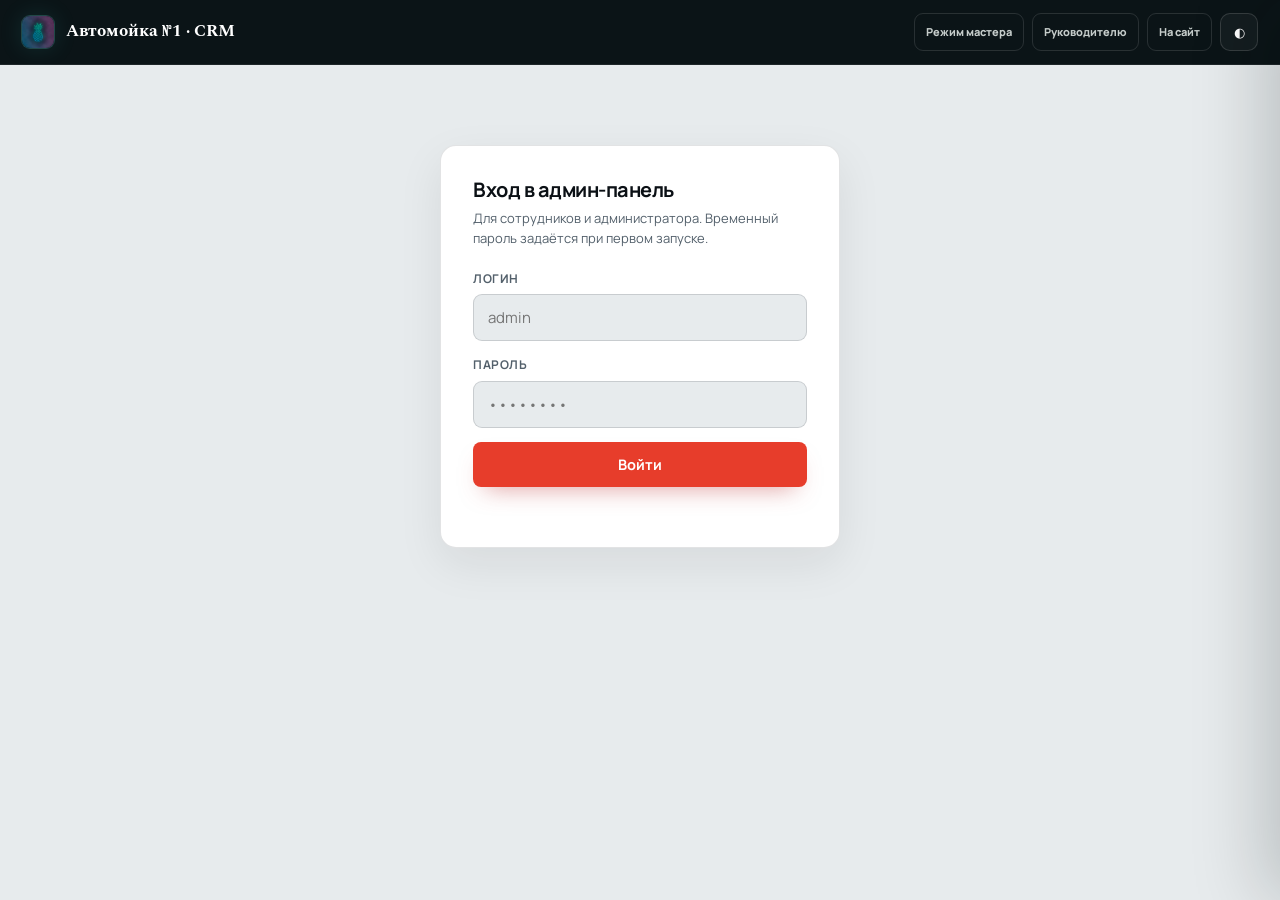
<file: frontend/admin.html>
<!DOCTYPE html>
<html lang="ru">
<head>
<meta charset="UTF-8">
<meta name="viewport" content="width=device-width, initial-scale=1.0">
<title>Админ-панель — Автомойка №1</title>
<link rel="icon" href="static/img/favicon.ico" sizes="any">
<link rel="preconnect" href="https://fonts.googleapis.com">
<link href="https://fonts.googleapis.com/css2?family=Spectral:wght@500;600;700&family=Manrope:wght@400;500;600;700;800&family=Space+Mono:wght@400;700&display=swap" rel="stylesheet">
<link rel="stylesheet" href="static/css/theme.css">
<style>
  body{background:var(--washi-2);}
  .topbar{position:sticky;top:0;z-index:50;background:var(--sumi);}
  .topbar .wrap{display:flex;align-items:center;justify-content:space-between;height:64px;}
  .brand{display:flex;align-items:center;gap:12px;color:#fff;}
  .brand img{width:32px;height:32px;border-radius:8px;object-fit:cover;}
  .brand b{font-family:'Spectral',serif;font-size:16.5px;}
  .topbar a.back{color:#CBC3B2;font-size:13.5px;font-weight:600;}
  .topbar a.back:hover{color:#fff;}

  .auth-wrap{max-width:400px;margin:80px auto;}
  .auth-card{padding:32px;}
  .auth-status{font-size:13px;margin-top:10px;min-height:18px;}
  .auth-status.ok{color:var(--jade-dark);}
  .auth-status.err{color:var(--vermillion);}

  .layout{display:grid;grid-template-columns:220px 1fr;min-height:calc(100vh - 64px);}
  .sidebar{background:var(--washi-card);border-right:1px solid var(--line);padding:22px 14px;}
  .sidebar .tab-btn{display:block;width:100%;text-align:left;padding:11px 14px;border-radius:9px;font-size:14px;font-weight:600;color:var(--ink-soft);margin-bottom:4px;}
  .sidebar .tab-btn:hover{background:var(--washi-2);}
  .sidebar .tab-btn.active{background:var(--sumi);color:#fff;}
  .content{padding:32px 36px;max-width:1100px;}
  .content h2{font-size:22px;margin-bottom:20px;}

  table{width:100%;border-collapse:collapse;font-size:13.5px;}
  th{text-align:left;padding:10px 12px;color:var(--ink-soft-2);font-weight:700;font-size:11.5px;text-transform:uppercase;letter-spacing:.4px;border-bottom:1px solid var(--line);}
  td{padding:10px 12px;border-bottom:1px solid var(--line-soft);}
  tr:last-child td{border-bottom:none;}
  tbody tr{transition:background .12s ease;}
  tbody tr:hover{background:var(--washi-2);}
  select.status-select{padding:6px 8px;border-radius:6px;border:1px solid var(--line);background:var(--washi-2);font-size:12.5px;}
  .booking-view-switch{display:flex;gap:6px;background:var(--washi-2);padding:4px;border-radius:10px;}
  .booking-view-switch button{border:0;background:transparent;padding:7px 11px;border-radius:7px;font-size:12px;font-weight:700;color:var(--ink-soft);cursor:pointer;}
  .booking-view-switch button.active{background:var(--sumi);color:#fff;}
  .booking-kanban{display:grid;grid-template-columns:repeat(4,minmax(230px,1fr));gap:12px;overflow-x:auto;padding-bottom:12px;}
  .kanban-column{background:var(--washi-2);border:1px solid var(--line);border-radius:14px;min-height:310px;padding:11px;}
  .kanban-column.is-over{outline:2px solid var(--jade);outline-offset:-2px;background:rgba(30,138,114,.08);}
  .kanban-head{display:flex;justify-content:space-between;align-items:center;padding:3px 3px 11px;font-size:12px;text-transform:uppercase;letter-spacing:.4px;font-weight:800;}
  .kanban-head span{display:grid;place-items:center;min-width:24px;height:24px;padding:0 7px;border-radius:99px;background:#fff;border:1px solid var(--line);}
  .kanban-list{display:grid;gap:8px;min-height:240px;}
  .kanban-card{background:#fff;border:1px solid var(--line);border-left:3px solid var(--jade);border-radius:10px;padding:12px;box-shadow:0 3px 10px rgba(17,26,29,.04);cursor:grab;}
  .kanban-card:active{cursor:grabbing}.kanban-card.dragging{opacity:.45}
  .kanban-card time{display:block;font:800 15px 'Manrope',sans-serif;margin-bottom:6px}.kanban-card b{font-size:13px}.kanban-card small{display:block;color:var(--ink-soft-2);margin-top:5px}
  .kanban-card-actions{display:flex;justify-content:space-between;align-items:center;margin-top:10px}.kanban-card-actions button{border:0;background:transparent;color:var(--jade-dark);font-size:11px;font-weight:800;cursor:pointer}
  .booking-controlbar{display:grid;grid-template-columns:auto minmax(170px,240px) 1fr;gap:10px;align-items:center;margin-bottom:14px}
  .booking-day-tabs{display:flex;gap:5px;overflow-x:auto}.booking-day-tabs button{white-space:nowrap;border:1px solid var(--line);background:#fff;border-radius:8px;padding:9px 11px;font-size:11px;font-weight:800;cursor:pointer}.booking-day-tabs button.active{background:var(--jade-dark);border-color:var(--jade-dark);color:#fff}
  .load-timeline{display:grid;grid-template-columns:repeat(12,1fr);gap:3px;align-items:end;height:46px}.load-hour{position:relative;min-width:0;height:100%;display:flex;align-items:end}.load-hour i{display:block;width:100%;min-height:4px;height:var(--load);background:var(--jade);border-radius:3px 3px 1px 1px;opacity:.8}.load-hour b{position:absolute;top:100%;left:50%;transform:translateX(-50%);font-size:8px;color:var(--ink-soft-2);font-weight:600}
  .schedule-week-head{display:flex;justify-content:space-between;align-items:center;gap:10px;margin:20px 0 10px}.schedule-week-nav{display:flex;gap:6px}.schedule-week-nav button{border:1px solid var(--line);background:#fff;border-radius:7px;padding:7px 10px;cursor:pointer}
  .schedule-week{display:grid;grid-template-columns:minmax(130px,1.25fr) repeat(7,minmax(90px,1fr));border:1px solid var(--line);border-radius:12px;overflow:auto;background:#fff}.schedule-cell{min-height:52px;padding:9px;border-right:1px solid var(--line-soft);border-bottom:1px solid var(--line-soft);font-size:11px}.schedule-cell.head{min-height:auto;background:var(--washi-2);font-weight:800;text-align:center}.schedule-cell.employee{font-weight:800;position:sticky;left:0;background:#fff;z-index:2}.schedule-shift{display:block;border-radius:7px;padding:7px 5px;text-align:center;background:rgba(30,138,114,.12);color:var(--jade-dark);font-weight:800}.schedule-shift.off{background:#f1efea;color:#8b867d}.schedule-shift.no-show{background:rgba(190,59,59,.1);color:var(--vermillion)}

  .stat-grid{display:grid;grid-template-columns:repeat(4,1fr);gap:16px;margin-bottom:28px;}

  /* ---- журнал по дням (Учёт) ---- */
  .ledger-day{margin-bottom:22px;border-radius:14px;overflow:hidden;border:1px solid var(--line);}
  .ledger-day-head{background:var(--sumi);color:#fff;padding:14px 18px;display:flex;align-items:center;justify-content:space-between;flex-wrap:wrap;gap:10px;}
  .ledger-day-head .day-title{font-family:'Spectral',serif;font-size:16px;}
  .ledger-day-head .admin-tag{font-size:12px;color:#E3B98A;font-weight:700;}
  .ledger-table{width:100%;border-collapse:collapse;background:var(--washi-card);}
  .ledger-table th{background:var(--washi-2);font-size:11px;text-transform:uppercase;letter-spacing:.4px;color:var(--ink-soft-2);text-align:left;padding:9px 12px;}
  .ledger-table td{padding:10px 12px;font-size:13.5px;border-top:1px solid var(--line-soft);}
  .ledger-table tr:hover td{background:var(--washi-2);}
  .ledger-total-row td{background:var(--washi-2);font-weight:700;border-top:2px solid var(--line);}
  .emp-chip{display:inline-block;padding:3px 9px;border-radius:100px;background:rgba(30,138,114,0.12);color:var(--jade-dark);font-size:11.5px;font-weight:700;margin:1px 3px 1px 0;}
  .emp-chip.admin-chip{background:rgba(173,138,82,0.18);color:var(--gold);}
  .ledger-actions button{padding:4px 9px;font-size:11.5px;}
  .stat-box{padding:20px;}
  .stat-box b{display:block;font-family:'Spectral',serif;font-size:26px;}
  .stat-box span{font-size:11.5px;color:var(--ink-soft);text-transform:uppercase;letter-spacing:.4px;}
  .shift-panel{background:var(--sumi);color:#fff;border-radius:16px;padding:22px;margin-bottom:22px;}
  .vk-chat{display:flex;flex-direction:column;gap:10px;padding:6px 2px;}
  .vk-msg{display:flex;flex-direction:column;max-width:72%;gap:3px;}
  .vk-msg.in{align-self:flex-start;align-items:flex-start;}
  .vk-msg.out{align-self:flex-end;align-items:flex-end;}
  .vk-msg .vk-bubble{padding:9px 13px;border-radius:14px;font-size:13.5px;line-height:1.4;word-break:break-word;}
  .vk-msg.in .vk-bubble{background:var(--washi-2);color:var(--sumi);border-bottom-left-radius:4px;}
  .vk-msg.out .vk-bubble{background:#0f8f95;color:#fff;border-bottom-right-radius:4px;}
  .vk-msg .vk-meta{font-size:10px;color:var(--ink-soft-2);padding:0 4px;}
  .vk-msg .vk-meta a{color:var(--jade-dark);font-weight:700;text-decoration:none;}
  .vk-chat-empty{padding:30px 6px;text-align:center;color:var(--ink-soft);font-size:13px;}
  .vk-conv-list{display:flex;flex-direction:column;gap:2px;border-right:1px solid var(--line-soft);padding-right:8px;}
  .vk-conv-item{display:block;width:100%;text-align:left;padding:10px 9px;border-radius:9px;border:none;background:transparent;cursor:pointer;}
  .vk-conv-item:hover{background:var(--washi-2);}
  .vk-conv-item.active{background:#0f8f95;}
  .vk-conv-item.active .vk-conv-name,.vk-conv-item.active .vk-conv-preview{color:#fff;}
  .vk-conv-name{display:block;font-size:12.5px;font-weight:800;color:var(--sumi);}
  .vk-conv-preview{display:block;font-size:11px;color:var(--ink-soft);margin-top:2px;white-space:nowrap;overflow:hidden;text-overflow:ellipsis;}
  .shift-panel-head{display:flex;justify-content:space-between;align-items:flex-start;gap:14px;margin-bottom:18px;}
  .shift-panel h3{font-family:'Spectral',serif;font-size:20px;margin:0 0 4px;}
  .shift-panel p{margin:0;color:#9ca8aa;font-size:12px;}
  .shift-live{display:inline-flex;align-items:center;gap:7px;color:#80ddd7;font-size:10px;font-weight:800;letter-spacing:.08em;text-transform:uppercase;}
  .shift-live:before{content:"";width:7px;height:7px;border-radius:50%;background:#49d1ca;box-shadow:0 0 0 5px rgba(73,209,202,.12);}
  .shift-grid{display:grid;grid-template-columns:repeat(4,1fr);gap:8px;}
  .shift-metric{padding:14px;border:1px solid rgba(255,255,255,.1);border-radius:11px;background:rgba(255,255,255,.035);}
  .shift-metric b{display:block;font:700 22px 'Space Mono',monospace;margin-bottom:5px;}
  .shift-metric span{color:#94a1a4;font-size:10px;text-transform:uppercase;letter-spacing:.05em;}
  .shift-next{display:flex;align-items:center;justify-content:space-between;gap:12px;margin-top:10px;padding:13px 14px;border-radius:11px;background:#f2efe7;color:var(--sumi);}
  .shift-next small{display:block;color:#6f7675;font-size:10px;text-transform:uppercase;font-weight:800;margin-bottom:3px;}
  .shift-next b{font-size:13px}.shift-next time{font:700 19px 'Space Mono',monospace;color:var(--jade-dark);}
  .quick-actions{display:flex;gap:8px;flex-wrap:wrap;margin-bottom:25px}.quick-actions button,.quick-actions a{font-size:12px;}
  .client-summary{display:grid;grid-template-columns:1.35fr repeat(3,1fr);gap:10px;margin-bottom:14px;}
  .client-main,.client-kpi{padding:18px}.client-main h3{font-size:18px;margin-bottom:5px}.client-main p{font-size:12px;color:var(--ink-soft);margin:0}
  .client-actions{display:flex;gap:7px;margin-top:14px;flex-wrap:wrap}.client-actions .btn{font-size:11px;padding:8px 11px;}
  .client-kpi b{display:block;font:700 21px 'Space Mono',monospace;margin-bottom:6px}.client-kpi span{font-size:10px;text-transform:uppercase;color:var(--ink-soft-2);}
  .loyalty-mini{height:7px;background:var(--washi-2);border-radius:99px;overflow:hidden;margin-top:12px}.loyalty-mini i{display:block;height:100%;background:var(--jade);border-radius:inherit;}

  .form-grid{display:grid;grid-template-columns:repeat(3,1fr);gap:12px;align-items:end;margin-bottom:22px;}
  .form-grid .field{margin-bottom:0;}
  .toolbar{display:flex;justify-content:space-between;align-items:center;margin-bottom:16px;flex-wrap:wrap;gap:10px;}

  @media print{
    .topbar, .sidebar, .toolbar button, #printScheduleBtn{display:none !important;}
    body{background:#fff;}
    .content{padding:0;}
    #employeesCard{border:none;box-shadow:none;}
  }
  @media (max-width:900px){
    .layout{grid-template-columns:1fr;}
    .sidebar{display:flex;overflow-x:auto;gap:4px;padding:10px;position:sticky;top:64px;z-index:40;box-shadow:0 8px 18px rgba(0,0,0,.08);}
    .sidebar .tab-btn{white-space:nowrap;width:auto;margin:0;}
    .content{padding:24px 16px;max-width:100%;overflow:hidden;}
    .content .card{overflow-x:auto;}
    .content table{min-width:720px;}
    .stat-grid{grid-template-columns:repeat(2,1fr);}
    .form-grid{grid-template-columns:1fr;}
    .shift-grid{grid-template-columns:repeat(2,1fr)}.client-summary{grid-template-columns:1fr 1fr}.client-main{grid-column:1/-1}
  }
  @media (max-width:560px){
    .topbar .wrap{padding:0 14px;}
    .brand b{font-family:'Manrope',sans-serif;font-size:12px;}
    .topbar .back{display:none;}
    .stat-grid{grid-template-columns:1fr;}
    .auth-wrap{margin:36px 16px;}
    .auth-card{padding:20px;}
    .booking-controlbar{grid-template-columns:1fr}.load-timeline{margin-bottom:12px}.booking-kanban{grid-template-columns:repeat(4,84vw);scroll-snap-type:x mandatory}.kanban-column{scroll-snap-align:start}.schedule-week{grid-template-columns:110px repeat(7,88px)}
    .shift-panel{padding:17px 14px;border-radius:13px}.shift-panel-head{margin-bottom:13px}.shift-grid{gap:6px}.shift-metric{padding:11px 9px}.shift-metric b{font-size:18px}.shift-next{align-items:flex-start}.quick-actions .btn{flex:1}.client-summary{grid-template-columns:1fr 1fr;gap:7px}.client-main,.client-kpi{padding:14px}.client-kpi b{font-size:17px}
  }
</style>
<link rel="stylesheet" href="static/css/crm-v18.css">
<link rel="stylesheet" href="static/css/schedule-v19.css">
<link rel="stylesheet" href="static/css/payments-v20.css">
<link rel="stylesheet" href="static/css/communications-v30.css">
</head>
<body data-crm-theme="light">

<div class="topbar">
  <div class="wrap">
    <div class="brand"><img src="static/img/logo.png" alt="Ананас"><b>Автомойка №1 · CRM</b></div>
    <div class="crm-head-actions">
      <a class="crm-head-link" href="master.html">Режим мастера</a>
      <a class="crm-head-link" href="manager.html">Руководителю</a>
      <a class="crm-head-link" href="index.html">На сайт</a>
      <button class="crm-icon-button" id="themeToggle" type="button" aria-label="Переключить тему" title="Переключить тему">◐</button>
    </div>
  </div>
</div>

<!-- ЭКРАН ВХОДА -->
<div id="authScreen" class="auth-wrap">
  <div class="card auth-card">
    <h2 style="font-size:20px;margin-bottom:6px;">Вход в админ-панель</h2>
    <p class="text-muted" style="font-size:13px;margin-bottom:20px;">Для сотрудников и администратора. Временный пароль задаётся при первом запуске.</p>
    <div class="field"><label for="loginInput">Логин</label><input type="text" id="loginInput" placeholder="admin"></div>
    <div class="field"><label for="passwordInput">Пароль</label><input type="password" id="passwordInput" placeholder="••••••••"></div>
    <button class="btn btn-primary" style="width:100%;" id="loginBtn">Войти</button>
    <div class="auth-status" id="authStatus"></div>
  </div>
</div>

<!-- ПАНЕЛЬ -->
<div id="panel" class="layout" style="display:none;">
  <div class="sidebar">
    <button class="tab-btn active" data-tab="overview"><span class="nav-icon">⌂</span><span class="nav-label">Обзор</span></button>
    <button class="tab-btn" data-tab="bookings"><span class="nav-icon">◫</span><span class="nav-label">Записи</span></button>
    <button class="tab-btn" data-tab="walkin"><span class="nav-icon">＋</span><span class="nav-label">Учёт</span></button>
    <button class="tab-btn" data-tab="drycleaning"><span class="nav-icon">✦</span><span class="nav-label">Химчистка</span></button>
    <button class="tab-btn" data-tab="services"><span class="nav-icon">◇</span><span class="nav-label">Услуги</span></button>
    <button class="tab-btn" data-tab="schedule"><span class="nav-icon">▦</span><span class="nav-label">График</span></button>
    <button class="tab-btn" data-tab="payments"><span class="nav-icon">₽</span><span class="nav-label">Касса</span></button>
    <button class="tab-btn" data-tab="payroll"><span class="nav-icon">₽</span><span class="nav-label">Зарплата</span></button>
    <button class="tab-btn" data-tab="vk"><span class="nav-icon">↗</span><span class="nav-label">ВК</span></button>
    <button class="tab-btn" data-tab="clientsearch"><span class="nav-icon">⌕</span><span class="nav-label">Клиенты</span></button>
    <button class="tab-btn" data-tab="communications"><span class="nav-icon">☎</span><span class="nav-label">Связь</span><span class="comm-nav-badge" id="commNavBadge" hidden>0</span></button>
    <button class="tab-btn" data-tab="auditlog"><span class="nav-icon">≡</span><span class="nav-label">История</span></button>
    <button class="tab-btn" data-tab="logout"><span class="nav-icon">↪</span><span class="nav-label">Выйти</span></button>
  </div>

  <div class="content">
    <!-- ОБЗОР -->
    <div class="tab-page" id="tab-overview">
      <div class="shift-panel">
        <div class="shift-panel-head"><div><h3>Смена сегодня</h3><p id="shiftDateLabel">Загружаем оперативные данные…</p></div><span class="shift-live">в реальном времени</span></div>
        <div class="shift-grid">
          <div class="shift-metric"><b id="todayBookings">—</b><span>записей</span></div>
          <div class="shift-metric"><b id="todayPending">—</b><span>ждут подтверждения</span></div>
          <div class="shift-metric"><b id="todayInProgress">—</b><span>сейчас в работе</span></div>
          <div class="shift-metric"><b id="todayRevenue">—</b><span>оборот дня</span></div>
        </div>
        <div class="shift-next" id="shiftNext"><div><small>Ближайшая запись</small><b>Ищем в расписании…</b></div><time>—</time></div>
      </div>
      <div class="quick-actions">
        <button class="btn btn-dark" type="button" data-open-tab="bookings">Открыть записи</button>
        <button class="btn btn-outline" type="button" data-open-tab="walkin">Добавить заказ</button>
        <button class="btn btn-outline" type="button" data-open-tab="clientsearch">Найти клиента</button>
        <a class="btn btn-outline" href="master.html">Мобильный режим мастера</a>
      </div>
      <h2>Итоги за последние 30 дней</h2>
      <div class="stat-grid">
        <div class="card stat-box"><b id="statWashCount">—</b><span>моек (записи + без записи)</span></div>
        <div class="card stat-box"><b id="statWashRevenue">—</b><span>выручка по мойке</span></div>
        <div class="card stat-box"><b id="statDryCount">—</b><span>заказов химчистки</span></div>
        <div class="card stat-box"><b id="statDryRevenue">—</b><span>выручка химчистки</span></div>
      </div>
      <p class="text-muted" style="font-size:13px;">В итогах учитываются записи, заказы без записи и химчистка за период сервера.</p>
    </div>

    <!-- ЗАПИСИ -->
    <div class="tab-page" id="tab-bookings" style="display:none;">
      <div class="toolbar"><h2 style="margin:0;">Записи клиентов</h2><div style="display:flex;gap:8px;align-items:center;flex-wrap:wrap;"><div class="booking-view-switch"><button class="active" data-booking-view="board">Доска</button><button data-booking-view="table">Таблица</button></div><button class="btn btn-outline" id="exportBookingsCsv">Скачать CSV</button><button class="btn btn-outline" id="refreshBookings">Обновить</button></div></div>
      <div class="booking-controlbar">
        <div class="booking-day-tabs" id="bookingDayTabs"><button class="active" data-booking-range="today">Сегодня</button><button data-booking-range="tomorrow">Завтра</button><button data-booking-range="all">Все</button></div>
        <div style="display:grid;grid-template-columns:1fr 150px;gap:7px;"><input type="search" id="bookingSearch" placeholder="Клиент, телефон, услуга"><select id="bookingStatusFilter"><option value="all">Все статусы</option><option value="pending">Ожидают</option><option value="confirmed">Подтверждены</option><option value="in_progress">В работе</option><option value="done">Готово</option><option value="cancelled">Отменены</option></select></div>
        <div class="load-timeline" id="bookingLoadTimeline" aria-label="Загрузка по часам"></div>
      </div>
      <div class="box-calendar" id="boxCalendar">
        <div class="box-calendar-head"><b>Загрузка боксов</b><span>09:00–21:00 · нажмите на запись для подробностей</span></div>
        <div class="box-calendar-grid" id="boxCalendarGrid"></div>
      </div>
      <div class="booking-kanban" id="bookingKanban"></div>
      <div class="card" id="bookingsTableCard" style="padding:6px 16px;overflow-x:auto;display:none;">
        <table id="bookingsTable">
          <thead><tr><th>№</th><th>Дата/время</th><th>Услуга</th><th>Цена</th><th>Скидка</th><th>Статус</th><th>Действия</th></tr></thead>
          <tbody></tbody>
        </table>
      </div>
    </div>

    <!-- УЧЁТ (АВТОМОЙКА) -->
    <div class="tab-page" id="tab-walkin" style="display:none;">
      <h2 id="walkinFormTitle">Добавить заказ (без записи)</h2>
      <div class="card" style="padding:20px;margin-bottom:22px;">
        <div class="form-grid" style="grid-template-columns:repeat(3,1fr);">
          <div class="field"><label for="wDate">Дата</label><input type="date" id="wDate"></div>
          <div class="field"><label for="wTime">Время</label><input type="time" id="wTime"></div>
          <div class="field"><label for="wCar">Марка авто</label><input type="text" id="wCar" placeholder="Kia Rio"></div>
          <div class="field"><label for="wService">Услуга (текст)</label><input type="text" id="wService" placeholder="Комплекс"></div>
          <div class="field"><label for="wExtra">Доп. услуга</label><input type="text" id="wExtra" placeholder="коврики"></div>
          <div class="field"><label for="wAmount">Сумма ₽</label><input type="number" id="wAmount" placeholder="900"></div>
          <div class="field"><label for="wPhone">Телефон клиента (необязательно)</label><input type="tel" id="wPhone" placeholder="+7900..."></div>
        </div>
        <button class="btn btn-primary" id="wSubmit">Добавить в журнал</button>
        <button class="btn btn-outline" id="wCancelEdit" style="display:none;">Отменить редактирование</button>
        <div class="auth-status" id="wStatus"></div>
      </div>
      <div class="toolbar">
        <h3 style="margin:0;font-size:16px;">Журнал по дням — Учёт (автомойка)</h3>
        <div style="display:flex;gap:8px;flex-wrap:wrap;align-items:end;">
          <div class="field" style="margin-bottom:0;"><label style="font-size:10.5px;">С</label><input type="date" id="walkinFilterFrom" style="padding:8px 10px;"></div>
          <div class="field" style="margin-bottom:0;"><label style="font-size:10.5px;">По</label><input type="date" id="walkinFilterTo" style="padding:8px 10px;"></div>
          <button class="btn btn-outline" id="refreshWalkin">Показать</button>
          <button class="btn btn-outline" id="exportWalkin">⬇ Экспорт .xlsx</button>
          <label class="btn btn-outline" style="cursor:pointer;">⬆ Импорт .xlsx<input type="file" id="importWalkinFile" accept=".xlsx" style="display:none;"></label>
        </div>
      </div>
      <div class="auth-status" id="walkinImportStatus"></div>
      <div id="walkinLedger"></div>
    </div>

    <!-- ХИМЧИСТКА -->
    <div class="tab-page" id="tab-drycleaning" style="display:none;">
      <h2 id="dryFormTitle">Добавить заказ химчистки</h2>
      <div class="card" style="padding:20px;margin-bottom:22px;">
        <div class="form-grid">
          <div class="field"><label for="dDate">Дата</label><input type="date" id="dDate"></div>
          <div class="field"><label for="dCar">Марка авто</label><input type="text" id="dCar" placeholder="Toyota Mark II"></div>
          <div class="field"><label for="dWorks">Работы</label><input type="text" id="dWorks" placeholder="Химчистка сидений"></div>
          <div class="field"><label for="dAmount">Сумма ₽</label><input type="number" id="dAmount" placeholder="2000"></div>
          <div class="field"><label for="dPhone">Телефон (необязательно)</label><input type="tel" id="dPhone" placeholder="+7900..."></div>
        </div>
        <p class="text-muted" style="font-size:12.5px;margin:-4px 0 14px;">З/п мастера считается автоматически (35% от суммы, делится между назначенными исполнителями) — назначь их кнопкой «👥 Сотрудники» в таблице ниже.</p>
        <button class="btn btn-primary" id="dSubmit">Добавить заказ</button>
        <button class="btn btn-outline" id="dCancelEdit" style="display:none;">Отменить редактирование</button>
        <div class="auth-status" id="dStatus"></div>
      </div>
      <div class="toolbar">
        <h3 style="margin:0;font-size:16px;">Журнал заказов химчистки</h3>
        <div style="display:flex;gap:8px;flex-wrap:wrap;">
          <button class="btn btn-outline" id="refreshDry">Обновить</button>
          <button class="btn btn-outline" id="exportDry">⬇ Экспорт .xlsx</button>
          <label class="btn btn-outline" style="cursor:pointer;">⬆ Импорт .xlsx<input type="file" id="importDryFile" accept=".xlsx" style="display:none;"></label>
        </div>
      </div>
      <div class="auth-status" id="dryImportStatus"></div>
      <div class="card" style="padding:6px 16px;overflow-x:auto;">
        <table id="dryTable">
          <thead><tr><th>Дата</th><th>Авто</th><th>Работы</th><th>Сумма</th><th>Кто мыл</th><th>Действия</th></tr></thead>
          <tbody></tbody>
        </table>
      </div>
    </div>

    <!-- УСЛУГИ -->
    <div class="tab-page" id="tab-services" style="display:none;">
      <h2 id="serviceFormTitle">Услуги мойки и химчистки</h2>
      <div class="card" id="serviceEditCard" style="padding:20px;margin-bottom:22px;display:none;">
        <div class="form-grid" style="grid-template-columns:1fr 1fr 1fr;">
          <div class="field"><label for="svcName">Название</label><input type="text" id="svcName"></div>
          <div class="field"><label for="svcCategory">Категория</label>
            <select id="svcCategory"><option value="wash">Мойка</option><option value="dry_cleaning">Химчистка</option></select>
          </div>
          <div class="field"><label for="svcSort">Сортировка</label><input type="number" id="svcSort" value="0"></div>
          <div class="field"><label for="svcPriceFrom">Цена «от» ₽</label><input type="number" id="svcPriceFrom"></div>
          <div class="field"><label for="svcPriceTo">Цена «до» ₽ (необязательно, для вилки)</label><input type="number" id="svcPriceTo"></div>
          <div class="field"><label for="svcDuration">Минуты</label><input type="number" id="svcDuration"></div>
          <div class="field"><label for="svcPayout">% сотрудникам (з/п)</label><input type="number" id="svcPayout" value="35"></div>
          <div class="field"><label for="svcLoyalty">Ставит ананас</label>
            <select id="svcLoyalty"><option value="false">Нет</option><option value="true">Да</option></select>
          </div>
        </div>
        <div class="field"><label for="svcDescription">Описание</label><input type="text" id="svcDescription"></div>
        <button class="btn btn-primary" id="svcSaveBtn">Сохранить</button>
        <button class="btn btn-outline" id="svcCancelBtn">Отмена</button>
        <div class="auth-status" id="svcStatus"></div>
      </div>
      <div class="toolbar"><span></span><button class="btn btn-primary" id="svcNewBtn">+ Новая услуга</button></div>
      <div class="card" style="padding:6px 16px;overflow-x:auto;">
        <table id="servicesTable">
          <thead><tr><th>Категория</th><th>Название</th><th>Цена</th><th>Мин.</th><th>Ставит ананас</th><th>Действия</th></tr></thead>
          <tbody></tbody>
        </table>
      </div>
    </div>

    <!-- ГРАФИК -->
    <div class="tab-page" id="tab-schedule" style="display:none;">
      <div class="toolbar"><h2 style="margin:0;">Сотрудники и график</h2><button class="btn btn-outline" id="printScheduleBtn">🖨 Печать списка на смену</button></div>

      <div class="schedule-command">
        <div class="card schedule-command-card admin-card">
          <h3>Администратор смены</h3>
          <p>Выберите одного ответственного на день. Если у него был выходной, система поставит полный день.</p>
          <div class="schedule-admin-form">
            <div class="field" style="margin:0"><label for="adminDutyDate">Дата</label><input type="date" id="adminDutyDate"></div>
            <div class="field" style="margin:0"><label for="adminDutyEmployee">Администратор</label><select id="adminDutyEmployee"></select></div>
            <button class="btn btn-dark" id="adminDutySave" type="button">Назначить</button>
          </div>
          <div class="auth-status" id="adminDutyStatus"></div>
        </div>
        <div class="card schedule-command-card">
          <h3>Заполнить несколько смен</h3>
          <p>Отметьте сотрудников, период и тип смены — график заполнится одним действием.</p>
          <div class="bulk-form">
            <div class="employee-picks" id="bulkEmployeePicks"></div>
            <div class="field" style="margin:0"><label for="bulkDateFrom">С</label><input type="date" id="bulkDateFrom"></div>
            <div class="field" style="margin:0"><label for="bulkDateTo">По</label><input type="date" id="bulkDateTo"></div>
            <div class="field" style="margin:0"><label for="bulkShiftType">Смена</label><select id="bulkShiftType"><option value="full_day">Полный день</option><option value="day_9_18">09:00–18:00</option><option value="evening_17_22">17:00–22:00</option><option value="day_off">Выходной</option><option value="no_show">Невыход</option></select></div>
            <button class="btn btn-primary" id="bulkShiftSave" type="button">Заполнить график</button>
          </div>
          <div class="auth-status" id="bulkShiftStatus"></div>
        </div>
      </div>

      <div class="card" style="padding:20px;margin-bottom:16px;">
        <h3 style="font-size:14px;margin-bottom:12px;">Добавить сотрудника</h3>
        <div style="display:grid;grid-template-columns:1.4fr 1fr 1fr auto;gap:12px;align-items:end;">
          <div class="field" style="margin-bottom:0;"><label for="newEmpName">Имя</label><input type="text" id="newEmpName" placeholder="Например, Пётр"></div>
          <div class="field" style="margin-bottom:0;"><label for="newEmpPosition">Должность</label>
            <select id="newEmpPosition"><option>Мойщик</option><option>Химчист</option><option>Администратор</option></select>
          </div>
          <div class="field" style="margin-bottom:0;"><label for="newEmpIsAdmin">Админ смены</label>
            <select id="newEmpIsAdmin"><option value="false">Нет</option><option value="true">Да</option></select>
          </div>
          <button class="btn btn-dark" id="newEmpBtn">Добавить</button>
        </div>
        <div class="auth-status" id="newEmpStatus"></div>
      </div>

      <div id="employeesManageList" style="margin-bottom:22px;"></div>

      <div class="card" style="padding:20px;" id="employeesCard">
        <h3 style="font-size:14px;margin-bottom:12px;">Проставить смену</h3>
        <div style="display:grid;grid-template-columns:1fr 1fr 1fr auto;gap:12px;align-items:end;">
          <div class="field" style="margin-bottom:0;"><label for="shiftEmployee">Сотрудник</label><select id="shiftEmployee"></select></div>
          <div class="field" style="margin-bottom:0;"><label for="shiftDate">Дата</label><input type="date" id="shiftDate"></div>
          <div class="field" style="margin-bottom:0;"><label for="shiftType">Тип смены</label>
            <select id="shiftType">
              <option value="full_day">Полный день</option>
              <option value="day_9_18">09:00–18:00</option>
              <option value="evening_17_22">17:00–22:00</option>
              <option value="day_off">Выходной</option>
              <option value="no_show">Невыход</option>
            </select>
          </div>
          <button class="btn btn-dark" id="shiftSaveBtn">Сохранить</button>
        </div>
        <div class="auth-status" id="shiftStatus"></div>
      </div>
      <div class="schedule-modebar"><div><h3>Неделя одной сеткой</h3><p id="scheduleWeekLabel"></p></div><div class="quick-shift-mode"><label for="gridShiftType">Клик по ячейке ставит</label><select id="gridShiftType"><option value="full_day">Полный день</option><option value="day_9_18">09:00–18:00</option><option value="evening_17_22">17:00–22:00</option><option value="day_off">Выходной</option><option value="no_show">Невыход</option></select><div class="schedule-week-nav"><button type="button" id="scheduleWeekPrev">←</button><button type="button" id="scheduleWeekToday">Сегодня</button><button type="button" id="scheduleWeekNext">→</button></div></div></div>
      <div class="schedule-week" id="scheduleWeekGrid"></div>
      <div class="schedule-legend"><span>Рабочая смена</span><span class="admin">Администратор дня</span><span class="off">Выходной</span><span class="no-show">Невыход</span></div>
    </div>

    <!-- КАССА -->
    <div class="tab-page" id="tab-payments" style="display:none;">
      <div class="toolbar payment-toolbar">
        <div><h2 style="margin:0;">Касса и оплаты</h2><p>Фактические деньги отдельно от стоимости заказов.</p></div>
        <div class="payment-controls">
          <input type="date" id="paymentDay">
          <select id="paymentFilter">
            <option value="all">Все оплаты</option>
            <option value="unmarked">Не отмечено</option>
            <option value="debt">Долги</option>
            <option value="partial">Частично</option>
            <option value="paid">Оплачено</option>
            <option value="free">Без оплаты</option>
          </select>
          <button class="btn btn-outline" id="refreshPayments">Обновить</button>
        </div>
      </div>
      <div class="payment-summary">
        <button class="payment-kpi expected" data-payment-filter="all"><span>Заказов на сумму</span><b id="paymentExpected">—</b><small>по прайсу</small></button>
        <button class="payment-kpi paid" data-payment-filter="paid"><span>Получено</span><b id="paymentPaid">—</b><small>фактически</small></button>
        <button class="payment-kpi debt" data-payment-filter="debt"><span>К получению</span><b id="paymentDebt">—</b><small>долг и остаток</small></button>
        <button class="payment-kpi unmarked" data-payment-filter="unmarked"><span>Не разобрано</span><b id="paymentUnmarked">—</b><small id="paymentUnmarkedCount">— заказов</small></button>
      </div>
      <div class="payment-methods" id="paymentMethods"></div>
      <div class="card payment-list-card">
        <div class="payment-list-head"><b id="paymentListTitle">Операции за день</b><span id="paymentListHint"></span></div>
        <div class="payment-list" id="paymentsList"></div>
      </div>
      <div class="finance-day-grid">
        <section class="card finance-card">
          <div class="finance-head"><div><small>Расходы смены</small><h3>Что оплатили сегодня</h3></div><b id="financeExpensesTotal">—</b></div>
          <div class="expense-form">
            <select id="expenseCategory"><option>Химия</option><option>Расходники</option><option>Ремонт</option><option>Хозяйственные расходы</option><option>Реклама</option><option>Прочее</option></select>
            <input type="text" id="expenseDescription" maxlength="255" placeholder="Короткое пояснение">
            <input type="number" id="expenseAmount" min="1" step="1" placeholder="Сумма, ₽">
            <select id="expenseMethod"><option value="cash">Наличные</option><option value="card">Карта</option><option value="transfer">Перевод</option><option value="certificate">Сертификат</option></select>
            <button class="btn btn-dark" id="expenseAdd">Добавить расход</button>
          </div>
          <div class="auth-status" id="expenseStatus"></div>
          <div class="expense-list" id="expenseList"></div>
        </section>
        <section class="card finance-card close-card">
          <div class="finance-head"><div><small>Закрытие дня</small><h3>Сверка факта с CRM</h3></div><b id="financeNetTotal">—</b></div>
          <div class="closure-lines" id="closureExpected"></div>
          <div class="closure-form">
            <div class="field"><label for="countedCash">Наличные по факту</label><input type="number" id="countedCash" min="0" step="1"></div>
            <div class="field"><label for="countedCard">Карта по факту</label><input type="number" id="countedCard" min="0" step="1"></div>
            <div class="field"><label for="countedTransfer">Переводы по факту</label><input type="number" id="countedTransfer" min="0" step="1"></div>
            <div class="field closure-note"><label for="closureNote">Комментарий</label><input type="text" id="closureNote" maxlength="255" placeholder="Причина расхождения, если есть"></div>
          </div>
          <div class="closure-result" id="closureResult">Смена ещё не закрыта</div>
          <button class="btn btn-primary" id="closeDayBtn">Сверить и закрыть смену</button>
          <div class="auth-status" id="closureStatus"></div>
        </section>
      </div>
    </div>

    <!-- ЗАРПЛАТА -->
    <div class="tab-page" id="tab-payroll" style="display:none;">
      <h2>Зарплата (тестовый режим — оценочный расчёт)</h2>
      <div class="card" style="padding:20px;margin-bottom:22px;">
        <h3 style="font-size:15px;margin-bottom:12px;">За день</h3>
        <div style="display:flex;gap:12px;align-items:end;">
          <div class="field" style="margin-bottom:0;"><label for="payrollDay">Дата</label><input type="date" id="payrollDay"></div>
          <button class="btn btn-primary" id="payrollDayBtn">Показать</button>
        </div>
      </div>
      <div class="card" style="padding:6px 16px;margin-bottom:22px;overflow-x:auto;">
        <table id="payrollDayTable">
          <thead><tr><th>Сотрудник</th><th>Заказов</th><th>Заработано</th><th>Гарантия</th><th>Итого</th></tr></thead>
          <tbody><tr><td colspan="5" class="text-muted">Выбери дату выше</td></tr></tbody>
        </table>
      </div>
      <div class="text-muted" style="font-size:13px;margin-bottom:24px;" id="payrollDayTotal"></div>

      <div class="card" style="padding:20px;margin-bottom:22px;">
        <h3 style="font-size:15px;margin-bottom:12px;">За период (неделя/месяц)</h3>
        <div style="display:flex;gap:12px;align-items:end;">
          <div class="field" style="margin-bottom:0;"><label for="payrollFrom">С</label><input type="date" id="payrollFrom"></div>
          <div class="field" style="margin-bottom:0;"><label for="payrollTo">По</label><input type="date" id="payrollTo"></div>
          <button class="btn btn-primary" id="payrollWeekBtn">Показать</button>
        </div>
      </div>
      <div class="card" style="padding:6px 16px;overflow-x:auto;">
        <table id="payrollWeekTable">
          <thead><tr><th>Сотрудник</th><th>Дней в смене</th><th>Заказов</th><th>Итого за период</th></tr></thead>
          <tbody><tr><td colspan="4" class="text-muted">Выбери период выше</td></tr></tbody>
        </table>
      </div>
      <div class="text-muted" style="font-size:13px;margin-top:10px;" id="payrollWeekTotal"></div>
    </div>

    <!-- НОВОСТИ ВК -->
    <div class="tab-page" id="tab-vk" style="display:none;">
      <h2>Новости из группы ВКонтакте</h2>
      <div class="card" style="padding:20px;margin-bottom:22px;">
        <div class="form-grid" style="grid-template-columns:1fr 1fr auto;">
          <div class="field"><label for="vkDomain">Домен группы</label><input type="text" id="vkDomain" placeholder="carwash_one_zkm"></div>
          <div class="field"><label for="vkToken">Access token</label><input type="password" id="vkToken" placeholder="vk1.a...."></div>
          <button class="btn btn-dark" id="vkSaveSettings">Сохранить</button>
        </div>
        <button class="btn btn-primary" id="vkSyncBtn">Синхронизировать посты сейчас</button>
        <span class="text-muted" style="font-size:12.5px;margin-left:10px;" id="vkLastSync"></span>
        <div class="auth-status" id="vkStatus"></div>
      </div>
      <h3 style="font-size:16px;margin-bottom:12px;">Последние синхронизированные посты</h3>
      <div class="gallery-grid" id="vkPostsPreview" style="grid-auto-rows:auto;"></div>

      <h2 style="margin-top:34px;">Личные сообщения сообщества</h2>
      <div class="card" style="padding:20px;margin-bottom:22px;">
        <p class="text-muted" style="font-size:12.5px;margin-bottom:14px;">
          Нужен отдельный ключ доступа с правом «Сообщения сообщества» (Ключи доступа в настройках VK-группы).
          Адрес сервера для Callback API: <code id="vkCallbackUrl" style="font-size:11.5px;"></code>
        </p>
        <div class="form-grid" style="grid-template-columns:1fr 1fr auto;">
          <div class="field"><label for="vkMessagesToken">Токен для сообщений</label><input type="password" id="vkMessagesToken" placeholder="vk1.a...."></div>
          <div class="field"><label for="vkCallbackConfirmation">Строка подтверждения из VK</label><input type="text" id="vkCallbackConfirmation" placeholder="a1b2c3d4"></div>
          <button class="btn btn-dark" id="vkMessagesSaveBtn">Сохранить</button>
        </div>
        <p class="text-muted" style="font-size:12.5px;">
          Secret key для Callback API (вставь в настройках VK): <code id="vkCallbackSecret" style="font-size:11.5px;"></code>
        </p>
        <div class="auth-status" id="vkMessagesStatus"></div>
        <p class="text-muted" style="font-size:11.5px;margin-top:8px;">
          Токен сообщений уже сохранён: <b id="vkMessagesTokenState">—</b>
        </p>
      </div>

      <div class="card" style="padding:20px;">
        <div style="display:flex;justify-content:space-between;align-items:center;margin-bottom:14px;">
          <h3 style="font-size:16px;margin:0;">Переписка</h3>
          <button class="btn btn-outline" id="vkMessagesRefreshBtn" type="button">Обновить</button>
        </div>
        <div style="display:grid;grid-template-columns:200px 1fr;gap:16px;">
          <div id="vkConversationsList" class="vk-conv-list" style="max-height:460px;overflow:auto;"></div>
          <div>
            <div id="vkMessagesList" class="vk-chat" style="max-height:380px;overflow:auto;margin-bottom:14px;"></div>
            <div style="display:flex;gap:10px;align-items:end;">
              <input type="hidden" id="vkReplyUserId">
              <div class="field" style="margin-bottom:0;flex:1;"><label for="vkReplyText">Сообщение</label><input type="text" id="vkReplyText" placeholder="Здравствуйте!"></div>
              <button class="btn btn-primary" id="vkReplySendBtn" type="button">Отправить</button>
            </div>
            <div class="auth-status" id="vkReplyStatus"></div>
          </div>
        </div>
      </div>
    </div>

    <!-- ПОИСК КЛИЕНТА -->
    <div class="tab-page" id="tab-clientsearch" style="display:none;">
      <h2>Поиск клиента по телефону</h2>
      <div class="card" style="padding:20px;margin-bottom:22px;">
        <div style="display:flex;gap:12px;align-items:end;">
          <div class="field" style="margin-bottom:0;flex:1;"><label for="searchPhone">Номер телефона</label><input type="tel" id="searchPhone" placeholder="+7900..."></div>
          <button class="btn btn-primary" id="searchClientBtn">Найти</button>
        </div>
        <div class="auth-status" id="searchStatus"></div>
      </div>
      <div id="searchResult"></div>
    </div>

    <!-- ЗВОНКИ И SMS -->
    <div class="tab-page" id="tab-communications" style="display:none;">
      <div class="comm-titlebar">
        <div><span class="comm-kicker">Рабочий телефон</span><h2>Связь с клиентами</h2><p>Звонки, пропущенные и SMS — в одном журнале.</p></div>
        <div style="display:flex;align-items:center;gap:10px;">
          <span id="commDeviceStatus" class="auth-status" aria-live="polite"></span>
          <button class="btn btn-outline" id="refreshCommunications" type="button">Обновить</button>
        </div>
      </div>
      <div class="comm-stats">
        <button class="comm-stat urgent" type="button" data-comm-filter="pending"><b id="commPendingCount">—</b><span>ждут звонка</span></button>
        <button class="comm-stat" type="button" data-comm-filter="calls"><b id="commCallsToday">—</b><span>звонков сегодня</span></button>
        <div class="comm-stat"><b id="commVisibleCount">—</b><span>событий в списке</span></div>
      </div>
      <div class="comm-workspace">
        <div class="comm-journal card">
          <div class="comm-toolbar">
            <div class="comm-filters" role="group" aria-label="Фильтр журнала">
              <button class="active" type="button" data-comm-filter="all">Все</button>
              <button type="button" data-comm-filter="pending">Не перезвонили</button>
              <button type="button" data-comm-filter="calls">Звонки</button>
              <button type="button" data-comm-filter="sms">SMS</button>
            </div>
            <input type="search" id="commSearch" placeholder="Телефон или линия" aria-label="Поиск по журналу">
          </div>
          <div class="comm-list" id="communicationsList"><div class="comm-empty">Загружаем журнал…</div></div>
        </div>
        <aside class="comm-compose card">
          <span class="comm-kicker">Новое сообщение</span><h3>Отправить SMS</h3>
          <div class="field"><label for="commSmsPhone">Телефон</label><input type="tel" id="commSmsPhone" placeholder="+7 900 000-00-00"></div>
          <div class="field"><label for="commSmsMessage">Сообщение</label><textarea id="commSmsMessage" maxlength="500" rows="6" placeholder="Например: ждём вас сегодня к 17:30."></textarea></div>
          <div class="comm-templates">
            <button type="button" data-sms-template="Здравствуйте! Вы записаны на автомойку. Если планы изменились, пожалуйста, сообщите нам.">Напомнить о записи</button>
            <button type="button" data-sms-template="Здравствуйте! Мы увидели ваш звонок и скоро перезвоним.">Пропущенный звонок</button>
            <button type="button" data-sms-template="Ваш автомобиль готов. Можно забирать.">Автомобиль готов</button>
          </div>
          <button class="btn btn-primary" id="commSendSms" type="button">Поставить в отправку</button>
          <div class="auth-status" id="commSmsStatus" aria-live="polite"></div>
          <p class="comm-compose-note">Сообщение заберёт рабочий телефон и отправит с его SIM-карты.</p>
        </aside>
      </div>
    </div>

    <!-- ЖУРНАЛ ИЗМЕНЕНИЙ -->
    <div class="tab-page" id="tab-auditlog" style="display:none;">
      <div class="toolbar"><h2 style="margin:0;">Журнал изменений</h2><button class="btn btn-outline" id="refreshAudit">Обновить</button></div>
      <div class="card" style="padding:6px 16px;overflow-x:auto;">
        <table id="auditTable">
          <thead><tr><th>Когда</th><th>Кто</th><th>Действие</th><th>Что</th><th>Комментарий</th></tr></thead>
          <tbody></tbody>
        </table>
      </div>
    </div>
  </div>
</div>

<div class="mobile-menu-backdrop" id="mobileMenuBackdrop"></div>
<nav class="mobile-bottom-nav" aria-label="Основные разделы CRM">
  <button class="active" data-mobile-tab="overview"><i>⌂</i>Обзор</button>
  <button data-mobile-tab="bookings"><i>◫</i>Записи</button>
  <button data-mobile-tab="walkin"><i>＋</i>Заказ</button>
  <button data-mobile-tab="clientsearch"><i>⌕</i>Клиент</button>
  <button data-mobile-more><i>•••</i>Ещё</button>
</nav>

<div class="booking-drawer-backdrop" id="bookingDrawerBackdrop"></div>
<aside class="booking-drawer" id="bookingDrawer" aria-hidden="true" aria-labelledby="drawerTitle">
  <div class="drawer-head">
    <div><div class="drawer-kicker" id="drawerKicker">Запись</div><h2 id="drawerTitle">Карточка заказа</h2></div>
    <button class="drawer-close" id="drawerClose" type="button" aria-label="Закрыть">×</button>
  </div>
  <div id="drawerContent"></div>
</aside>
<div class="schedule-toast" id="scheduleToast" aria-live="polite"></div>
<div class="payment-modal-backdrop" id="paymentModalBackdrop"></div>
<section class="payment-modal" id="paymentModal" aria-hidden="true" aria-labelledby="paymentModalTitle">
  <div class="payment-modal-head"><div><small>Оплата заказа</small><h2 id="paymentModalTitle">—</h2></div><button type="button" id="paymentModalClose" aria-label="Закрыть">×</button></div>
  <div class="payment-order-brief" id="paymentOrderBrief"></div>
  <div class="payment-edit-grid">
    <div class="field"><label for="paymentStatus">Статус</label><select id="paymentStatus"><option value="unmarked">Не отмечено</option><option value="paid">Оплачено</option><option value="partial">Частично</option><option value="debt">Долг</option><option value="free">Без оплаты</option></select></div>
    <div class="field"><label for="paymentMethod">Способ</label><select id="paymentMethod"><option value="">Не выбран</option><option value="cash">Наличные</option><option value="card">Карта</option><option value="transfer">Перевод</option><option value="certificate">Сертификат</option><option value="free">Без оплаты</option></select></div>
    <div class="field"><label for="paymentAmount">Получено, ₽</label><input type="number" id="paymentAmount" min="0" step="1"></div>
    <div class="field payment-note"><label for="paymentNote">Комментарий</label><input type="text" id="paymentNote" maxlength="255" placeholder="Например, доплатит вечером"></div>
  </div>
  <div class="payment-modal-actions"><span class="auth-status" id="paymentSaveStatus"></span><button class="btn btn-primary" id="paymentSave">Сохранить оплату</button></div>
</section>

<script src="static/js/api.js"></script>
<script>
  const statusLabels = {pending:'ожидает', confirmed:'подтверждена', in_progress:'в работе', done:'выполнена', cancelled:'отменена'};
  const savedTheme = localStorage.getItem('carwash_crm_theme');
  document.body.dataset.crmTheme = savedTheme || (window.matchMedia('(prefers-color-scheme: dark)').matches ? 'dark' : 'light');
  document.getElementById('themeToggle').addEventListener('click', () => {
    const next = document.body.dataset.crmTheme === 'dark' ? 'light' : 'dark';
    document.body.dataset.crmTheme = next;
    localStorage.setItem('carwash_crm_theme', next);
    document.getElementById('themeToggle').textContent = next === 'dark' ? '☀' : '◐';
  });
  document.getElementById('themeToggle').textContent = document.body.dataset.crmTheme === 'dark' ? '☀' : '◐';

  const authStatusEl = document.getElementById('authStatus');
  function setAuthStatus(msg, type) { authStatusEl.textContent = msg; authStatusEl.className = 'auth-status ' + (type || ''); }

  document.getElementById('loginBtn').addEventListener('click', async () => {
    const login = document.getElementById('loginInput').value.trim();
    const password = document.getElementById('passwordInput').value;
    try {
      const data = await api('/auth/login', { method: 'POST', body: JSON.stringify({ login, password }) });
      if (data.role === 'client') { setAuthStatus('Этот вход только для сотрудников/админа', 'err'); return; }
      setAuthToken(data.access_token, data.role);
      showPanel();
    } catch (e) { setAuthStatus('Неверный логин или пароль', 'err'); }
  });

  function showPanel() {
    document.getElementById('authScreen').style.display = 'none';
    document.getElementById('panel').style.display = 'grid';
    const financeRole = getAuthRole();
    if (financeRole === 'manager') document.querySelector('.expense-form').style.display = 'none';
    if (financeRole !== 'admin') {
      document.getElementById('closeDayBtn').style.display = 'none';
      ['countedCash','countedCard','countedTransfer','closureNote'].forEach(id => document.getElementById(id).disabled = true);
    }
    loadEmployees(); loadOverview(); loadBookings(); loadDry(); loadServices(); loadVk(); loadVkMessages(); loadAuditLog(); loadCommunicationSummary();
    if (window.Notification && Notification.permission === 'default') { Notification.requestPermission(); }
    setInterval(loadCommunicationSummary, 30000);
    document.getElementById('payrollDay').value = new Date().toISOString().slice(0, 10);
    const todayIso = new Date().toISOString().slice(0, 10);
    const weekAgoIso = new Date(Date.now() - 6 * 86400000).toISOString().slice(0, 10);
    document.getElementById('walkinFilterFrom').value = weekAgoIso;
    document.getElementById('walkinFilterTo').value = todayIso;
    document.getElementById('shiftDate').value = todayIso;
    document.getElementById('adminDutyDate').value = todayIso;
    document.getElementById('bulkDateFrom').value = todayIso;
    document.getElementById('bulkDateTo').value = todayIso;
    document.getElementById('paymentDay').value = todayIso;
    loadPayments();
    loadWalkin();
  }

  function closeMobileMenu() {
    document.querySelector('.sidebar').classList.remove('mobile-open');
    document.getElementById('mobileMenuBackdrop').classList.remove('show');
  }
  function activateTab(tab) {
    if (tab === 'logout') { clearAuth(); location.reload(); return; }
    document.querySelectorAll('.tab-btn').forEach(button => button.classList.toggle('active', button.dataset.tab === tab));
    document.querySelectorAll('[data-mobile-tab]').forEach(button => button.classList.toggle('active', button.dataset.mobileTab === tab));
    document.querySelectorAll('.tab-page').forEach(page => page.style.display = 'none');
    const page = document.getElementById('tab-' + tab);
    if (page) page.style.display = 'block';
    if (tab === 'payments') loadPayments();
    if (tab === 'communications') loadCommunications();
    closeMobileMenu();
    window.scrollTo({top:0,behavior:'smooth'});
  }
  document.querySelectorAll('.tab-btn').forEach(button => button.addEventListener('click', () => activateTab(button.dataset.tab)));
  document.querySelectorAll('[data-mobile-tab]').forEach(button => button.addEventListener('click', () => activateTab(button.dataset.mobileTab)));
  document.querySelector('[data-mobile-more]').addEventListener('click', () => {
    document.querySelector('.sidebar').classList.toggle('mobile-open');
    document.getElementById('mobileMenuBackdrop').classList.toggle('show');
  });
  document.getElementById('mobileMenuBackdrop').addEventListener('click', closeMobileMenu);

  function localIsoDate(date = new Date()) {
    const shifted = new Date(date.getTime() - date.getTimezoneOffset() * 60000);
    return shifted.toISOString().slice(0, 10);
  }

  async function loadOverview() {
    try {
      const today = localIsoDate();
      const [s, todayStats, todayRows] = await Promise.all([
        api('/admin/stats/summary'),
        api(`/admin/stats/summary?date_from=${today}&date_to=${today}`),
        api('/bookings/admin/all?day=' + today)
      ]);
      animateCount(document.getElementById('statWashCount'), s.wash_bookings_count);
      animateCount(document.getElementById('statWashRevenue'), Math.round(s.wash_revenue), { suffix: ' ₽' });
      animateCount(document.getElementById('statDryCount'), s.dry_cleaning_orders_count);
      animateCount(document.getElementById('statDryRevenue'), Math.round(s.dry_cleaning_revenue), { suffix: ' ₽' });
      const activeRows = todayRows.filter(row => row.status !== 'cancelled');
      document.getElementById('shiftDateLabel').textContent = new Date().toLocaleDateString('ru-RU', { weekday:'long', day:'numeric', month:'long' });
      animateCount(document.getElementById('todayBookings'), activeRows.length);
      animateCount(document.getElementById('todayPending'), activeRows.filter(row => row.status === 'pending').length);
      animateCount(document.getElementById('todayInProgress'), activeRows.filter(row => row.status === 'in_progress').length);
      animateCount(document.getElementById('todayRevenue'), Math.round(todayStats.wash_revenue + todayStats.dry_cleaning_revenue), { suffix:' ₽' });
      const now = Date.now();
      const next = activeRows
        .filter(row => !['done','cancelled'].includes(row.status) && new Date(row.scheduled_at).getTime() >= now)
        .sort((a,b) => new Date(a.scheduled_at) - new Date(b.scheduled_at))[0];
      document.getElementById('shiftNext').innerHTML = next
        ? `<div><small>Ближайшая запись</small><b>${escapeHtml(next.client_name)} · ${escapeHtml(next.service_name)}</b></div><time>${new Date(next.scheduled_at).toLocaleTimeString('ru-RU',{hour:'2-digit',minute:'2-digit'})}</time>`
        : '<div><small>Ближайшая запись</small><b>На сегодня новых записей впереди нет</b></div><time>✓</time>';
    } catch (e) {}
  }

  async function loadBookings() {
    try {
      const query = bookingRange === 'all' ? '' : `?day=${bookingRange}`;
      bookingRowsCache = await api('/bookings/admin/all' + query);
      renderFilteredBookings();
      const rows = bookingRowsCache;
      document.querySelector('#bookingsTable tbody').innerHTML = rows.map(b => `
        <tr data-booking-search="${escapeHtml([b.client_name,b.client_phone,b.service_name,b.comment].join(' ').toLowerCase())}">
          <td>${b.id}</td>
          <td>${new Date(b.scheduled_at).toLocaleString('ru-RU')}</td>
          <td>${escapeHtml(b.service_name || ('#' + b.service_id))}</td>
          <td>${b.price != null ? Math.round(b.price) + ' ₽' : '—'}</td>
          <td>${b.discount_pct ? b.discount_pct + '%' : '—'}</td>
          <td>
            <select class="status-select" data-id="${b.id}">
              ${Object.entries(statusLabels).map(([k,v]) => `<option value="${k}" ${k===b.status?'selected':''}>${v}</option>`).join('')}
            </select>
          </td>
          <td><div style="display:flex;gap:5px;flex-wrap:wrap;"><button class="btn btn-dark" style="padding:5px 10px;font-size:12px;" data-open-booking="${b.id}">Открыть</button><button class="btn btn-outline" style="padding:5px 10px;font-size:12px;" data-assign-booking="${b.id}">Сотрудники</button></div></td>
        </tr>`).join('');
      document.querySelectorAll('[data-assign-booking]').forEach(btn => {
        btn.addEventListener('click', () => {
          const b = rows.find(r => r.id == btn.dataset.assignBooking);
          const currentIds = b && b.employee_id ? [b.employee_id] : [];
          openEmployeePicker(currentIds, async (ids) => {
            try {
              await api('/bookings/admin/' + btn.dataset.assignBooking + '/employees', { method: 'PUT', body: JSON.stringify({ employee_ids: ids }) });
              loadBookings();
            } catch (e) { alert('Не удалось назначить сотрудников: ' + e.message); }
          });
        });
      });
      document.querySelectorAll('.status-select').forEach(sel => {
        sel.addEventListener('change', async () => {
          try {
            await api('/bookings/admin/' + sel.dataset.id, { method: 'PATCH', body: JSON.stringify({ status: sel.value }) });
            loadBookings();
          } catch (e) { alert('Не удалось изменить статус: ' + e.message); }
        });
      });
      document.querySelectorAll('[data-open-booking]').forEach(button => button.addEventListener('click', () => openBookingDrawer(Number(button.dataset.openBooking))));
      renderFilteredBookings();
    } catch (e) {}
  }
  let bookingRowsCache = [];
  let bookingRange = localIsoDate();
  function escapeHtml(value) { return String(value ?? '').replace(/[&<>"']/g, char => ({'&':'&amp;','<':'&lt;','>':'&gt;','"':'&quot;',"'":'&#039;'}[char])); }
  function getFilteredBookingRows() {
    const query = document.getElementById('bookingSearch').value.trim().toLowerCase();
    const status = document.getElementById('bookingStatusFilter').value;
    return bookingRowsCache.filter(row => {
      const matchesQuery = !query || [row.client_name,row.client_phone,row.service_name,row.comment].some(value => String(value || '').toLowerCase().includes(query));
      return matchesQuery && (status === 'all' || row.status === status);
    });
  }
  function renderFilteredBookings() {
    const rows = getFilteredBookingRows();
    renderBookingKanban(rows);
    renderBookingLoad(rows);
    renderBoxCalendar(rows);
    document.querySelectorAll('#bookingsTable tbody tr[data-booking-search]').forEach(row => {
      const booking = bookingRowsCache.find(item => String(item.id) === row.children[0]?.textContent.trim());
      row.style.display = booking && rows.includes(booking) ? '' : 'none';
    });
  }
  function renderBookingLoad(rows) {
    const timeline = document.getElementById('bookingLoadTimeline');
    const hours = Array.from({length:12},(_,index)=>index+9);
    const counts = hours.map(hour => rows.filter(row => new Date(row.scheduled_at).getHours() === hour && row.status !== 'cancelled').length);
    const max = Math.max(1,...counts);
    timeline.innerHTML = hours.map((hour,index)=>`<span class="load-hour" title="${hour}:00 — ${counts[index]} записей"><i style="--load:${Math.max(8,Math.round(counts[index]/max*100))}%"></i><b>${hour}</b></span>`).join('');
  }
  function renderBoxCalendar(rows) {
    const grid = document.getElementById('boxCalendarGrid');
    if (bookingRange === 'all') {
      grid.innerHTML = '<div class="empty-state" style="min-height:95px;"><div><i>▦</i><b>Выберите «Сегодня» или «Завтра»</b><span>Сетка боксов строится для одного рабочего дня.</span></div></div>';
      return;
    }
    const active = rows.filter(row => row.status !== 'cancelled');
    const assignedBoxes = [...new Set(active.map(row => row.box_number).filter(value => value != null))].sort((a,b) => a-b);
    const lanes = [...assignedBoxes.map(value => ({key:String(value),label:`Бокс ${value}`})), {key:'none',label:'Без бокса'}];
    const hours = Array.from({length:12},(_,index)=>index+9);
    const head = `<div class="box-time-head"><span>Расположение</span>${hours.map(hour => `<span>${String(hour).padStart(2,'0')}:00</span>`).join('')}</div>`;
    const body = lanes.map(lane => {
      const laneRows = active.filter(row => lane.key === 'none' ? row.box_number == null : String(row.box_number) === lane.key);
      return `<div class="box-row"><div class="box-label">${lane.label}</div>${hours.map(()=>'<div class="box-hour"></div>').join('')}${laneRows.map(row => {
        const date = new Date(row.scheduled_at);
        const start = Math.max(1, Math.min(12, date.getHours() - 8));
        const duration = Math.max(1, Math.min(4, Math.ceil(Number(row.service_duration_min || 30) / 60)));
        return `<button type="button" class="box-event status-${row.status}" data-open-booking="${row.id}" style="grid-column:${start + 1}/span ${duration};grid-row:1" title="${escapeHtml(row.client_name)} · ${escapeHtml(row.service_name)}">${date.toLocaleTimeString('ru-RU',{hour:'2-digit',minute:'2-digit'})} ${escapeHtml(row.client_name)}</button>`;
      }).join('')}</div>`;
    }).join('');
    grid.innerHTML = head + body;
    grid.querySelectorAll('[data-open-booking]').forEach(button => button.addEventListener('click', () => openBookingDrawer(Number(button.dataset.openBooking))));
  }
  const kanbanStatuses = ['pending', 'confirmed', 'in_progress', 'done'];
  async function setBookingStatus(id, status) {
    await api('/bookings/admin/' + id, { method: 'PATCH', body: JSON.stringify({ status }) });
    await loadBookings();
  }
  let activeDrawerBookingId = null;
  let auditRowsCache = [];
  function closeBookingDrawer() {
    document.body.classList.remove('drawer-open');
    document.getElementById('bookingDrawer').setAttribute('aria-hidden','true');
    activeDrawerBookingId = null;
  }
  function openBookingDrawer(id) {
    const booking = bookingRowsCache.find(row => Number(row.id) === Number(id));
    if (!booking) return;
    activeDrawerBookingId = booking.id;
    const date = new Date(booking.scheduled_at);
    const history = auditRowsCache.filter(row => row.entity === 'booking' && Number(row.entity_id) === Number(booking.id));
    document.getElementById('drawerKicker').textContent = `Запись №${booking.id}`;
    document.getElementById('drawerTitle').textContent = booking.service_name || 'Заказ';
    document.getElementById('drawerContent').innerHTML = `
      <span class="drawer-status status-${booking.status}">${statusLabels[booking.status] || escapeHtml(booking.status)}</span>
      <div class="drawer-client">
        <b>${escapeHtml(booking.client_name || 'Клиент')}</b>
        ${booking.client_phone ? `<a href="tel:${escapeHtml(booking.client_phone)}">${escapeHtml(booking.client_phone)}</a>` : '<span class="text-muted">Телефон не указан</span>'}
      </div>
      <div class="drawer-grid">
        <div class="drawer-field"><span>Дата</span><b>${date.toLocaleDateString('ru-RU',{day:'numeric',month:'long'})}</b></div>
        <div class="drawer-field"><span>Время</span><b>${date.toLocaleTimeString('ru-RU',{hour:'2-digit',minute:'2-digit'})}</b></div>
        <div class="drawer-field"><span>Стоимость</span><b>${booking.price != null ? Math.round(booking.price).toLocaleString('ru-RU') + ' ₽' : 'Уточняется'}</b></div>
        <div class="drawer-field"><span>Длительность</span><b>${booking.service_duration_min ? booking.service_duration_min + ' мин' : 'Не указана'}</b></div>
        <div class="drawer-field"><span>Бокс</span><b>${booking.box_number ? booking.box_number : 'Не назначен'}</b></div>
        <div class="drawer-field"><span>Скидка</span><b>${booking.discount_pct ? booking.discount_pct + '%' : 'Нет'}</b></div>
      </div>
      <div class="drawer-form">
        <div class="field"><label for="drawerStatus">Статус</label><select id="drawerStatus">${Object.entries(statusLabels).map(([key,label]) => `<option value="${key}" ${key===booking.status?'selected':''}>${label}</option>`).join('')}</select></div>
        <div class="field"><label for="drawerBox">Бокс</label><input id="drawerBox" type="number" min="1" step="1" value="${booking.box_number || ''}" placeholder="Не назначен"></div>
        <div class="field"><label for="drawerPrice">Стоимость ₽</label><input id="drawerPrice" type="number" min="0" step="50" value="${booking.price ?? ''}" placeholder="Уточняется"></div>
        <button class="btn btn-primary" id="drawerSave" type="button">Сохранить изменения</button>
      </div>
      <div class="drawer-section">
        <h3>Исполнители</h3>
        <p class="drawer-note">${booking.employee_id ? `Назначен сотрудник №${booking.employee_id}.` : 'Сотрудники пока не назначены.'}</p>
        <button class="btn btn-outline" id="drawerAssign" type="button">Выбрать сотрудников</button>
      </div>
      <div class="drawer-section">
        <h3>Комментарий</h3>
        <p class="drawer-note">${booking.comment ? escapeHtml(booking.comment) : 'Комментария к записи нет.'}</p>
      </div>
      <div class="drawer-section">
        <h3>История изменений</h3>
        <div class="drawer-history">${history.length ? history.map(event => `<div class="history-event"><div>${escapeHtml(event.actor_name || 'Сотрудник')}: ${escapeHtml(event.note || event.action)}<time>${new Date(event.created_at).toLocaleString('ru-RU')}</time></div></div>`).join('') : '<p class="drawer-note">Изменений по этой записи пока нет.</p>'}</div>
      </div>`;
    document.getElementById('drawerSave').addEventListener('click', async () => {
      const status = document.getElementById('drawerStatus').value;
      const boxRaw = document.getElementById('drawerBox').value;
      const priceRaw = document.getElementById('drawerPrice').value;
      const payload = {status,box_number:boxRaw ? Number(boxRaw) : null,price:priceRaw ? Number(priceRaw) : null};
      const button = document.getElementById('drawerSave'); button.disabled = true; button.textContent = 'Сохраняем…';
      try {
        await api('/bookings/admin/' + booking.id,{method:'PATCH',body:JSON.stringify(payload)});
        await Promise.all([loadBookings(),loadAuditLog()]);
        const currentId = booking.id; closeBookingDrawer(); openBookingDrawer(currentId);
      } catch (error) { alert('Не удалось сохранить: ' + error.message); button.disabled = false; button.textContent = 'Сохранить изменения'; }
    });
    document.getElementById('drawerAssign').addEventListener('click', () => {
      const currentIds = booking.employee_id ? [booking.employee_id] : [];
      openEmployeePicker(currentIds, async ids => {
        await api('/bookings/admin/' + booking.id + '/employees',{method:'PUT',body:JSON.stringify({employee_ids:ids})});
        await loadBookings(); closeBookingDrawer(); openBookingDrawer(booking.id);
      });
    });
    document.body.classList.add('drawer-open');
    document.getElementById('bookingDrawer').setAttribute('aria-hidden','false');
    document.getElementById('drawerClose').focus();
  }
  document.getElementById('drawerClose').addEventListener('click', closeBookingDrawer);
  document.getElementById('bookingDrawerBackdrop').addEventListener('click', closeBookingDrawer);
  document.addEventListener('keydown', event => { if (event.key === 'Escape' && document.body.classList.contains('drawer-open')) closeBookingDrawer(); });
  function renderBookingKanban(rows) {
    const board = document.getElementById('bookingKanban');
    if (!board) return;
    board.innerHTML = kanbanStatuses.map(status => {
      const items = rows.filter(row => row.status === status);
      return `<section class="kanban-column" data-status="${status}">
        <div class="kanban-head">${statusLabels[status]}<span>${items.length}</span></div>
        <div class="kanban-list">${items.map(b => {
          const date = new Date(b.scheduled_at);
          return `<article class="kanban-card" draggable="true" tabindex="0" role="button" aria-label="Открыть запись ${b.id}" data-booking-id="${b.id}">
            <time>${date.toLocaleTimeString('ru-RU',{hour:'2-digit',minute:'2-digit'})} · ${date.toLocaleDateString('ru-RU',{day:'numeric',month:'short'})}</time>
            <b>${escapeHtml(b.service_name || ('Услуга #' + b.service_id))}</b>
            <small>${escapeHtml(b.client_name || 'Клиент')}${b.client_phone ? ' · ' + escapeHtml(b.client_phone) : ''}</small>
            <small>${b.price != null ? Math.round(b.price) + ' ₽' : 'Цена уточняется'}${b.service_duration_min ? ' · ' + b.service_duration_min + ' мин' : ''} · №${b.id}</small>
            <div class="kanban-card-actions"><button type="button" data-assign-booking="${b.id}">👥 назначить</button>${b.client_phone ? `<a href="tel:${escapeHtml(b.client_phone)}" style="color:var(--jade-dark);font-size:11px;font-weight:800;">позвонить</a>` : ''}${status !== 'done' ? `<button type="button" data-next-booking="${b.id}" data-next-status="${kanbanStatuses[kanbanStatuses.indexOf(status) + 1]}">дальше →</button>` : '<span>готово ✓</span>'}</div>
          </article>`;
        }).join('') || '<div class="empty-state"><div><i>○</i><b>Пока пусто</b><span>Записи появятся здесь автоматически.</span></div></div>'}</div>
      </section>`;
    }).join('');
    board.querySelectorAll('.kanban-card').forEach(card => {
      card.addEventListener('dragstart', () => card.classList.add('dragging'));
      card.addEventListener('dragend', () => card.classList.remove('dragging'));
      card.addEventListener('click', event => {
        if (event.target.closest('button,a')) return;
        openBookingDrawer(Number(card.dataset.bookingId));
      });
      card.addEventListener('keydown', event => {
        if (event.key === 'Enter' || event.key === ' ') { event.preventDefault(); openBookingDrawer(Number(card.dataset.bookingId)); }
      });
    });
    board.querySelectorAll('[data-next-booking]').forEach(button => button.addEventListener('click', async () => {
      try { await setBookingStatus(button.dataset.nextBooking, button.dataset.nextStatus); }
      catch (error) { alert('Не удалось изменить статус: ' + error.message); }
    }));
    board.querySelectorAll('[data-assign-booking]').forEach(button => button.addEventListener('click', () => {
      const booking = bookingRowsCache.find(row => Number(row.id) === Number(button.dataset.assignBooking));
      const currentIds = booking?.employee_id ? [booking.employee_id] : [];
      openEmployeePicker(currentIds, async ids => {
        await api('/bookings/admin/' + button.dataset.assignBooking + '/employees',{method:'PUT',body:JSON.stringify({employee_ids:ids})});
        await loadBookings();
      });
    }));
    board.querySelectorAll('.kanban-column').forEach(column => {
      column.addEventListener('dragover', event => { event.preventDefault(); column.classList.add('is-over'); });
      column.addEventListener('dragleave', () => column.classList.remove('is-over'));
      column.addEventListener('drop', async event => {
        event.preventDefault(); column.classList.remove('is-over');
        const card = board.querySelector('.kanban-card.dragging');
        if (!card || card.closest('.kanban-column') === column) return;
        try { await setBookingStatus(card.dataset.bookingId, column.dataset.status); }
        catch (error) { alert('Не удалось изменить статус: ' + error.message); }
      });
    });
  }
  document.querySelectorAll('[data-booking-view]').forEach(button => button.addEventListener('click', () => {
    document.querySelectorAll('[data-booking-view]').forEach(item => item.classList.toggle('active', item === button));
    const boardMode = button.dataset.bookingView === 'board';
    document.getElementById('bookingKanban').style.display = boardMode ? 'grid' : 'none';
    document.getElementById('bookingsTableCard').style.display = boardMode ? 'none' : 'block';
  }));
  document.getElementById('bookingSearch').addEventListener('input', renderFilteredBookings);
  document.getElementById('bookingStatusFilter').addEventListener('change', renderFilteredBookings);
  document.getElementById('bookingDayTabs').addEventListener('click', event => {
    const button = event.target.closest('[data-booking-range]'); if (!button) return;
    document.querySelectorAll('[data-booking-range]').forEach(item => item.classList.toggle('active', item === button));
    if (button.dataset.bookingRange === 'all') bookingRange = 'all';
    else {
      const date = new Date(); if (button.dataset.bookingRange === 'tomorrow') date.setDate(date.getDate() + 1);
      bookingRange = localIsoDate(date);
    }
    loadBookings();
  });
  document.getElementById('refreshBookings').addEventListener('click', loadBookings);
  document.getElementById('exportBookingsCsv').addEventListener('click', () => {
    const rows = getFilteredBookingRows();
    const quote = value => `"${String(value ?? '').replaceAll('"','""')}"`;
    const csv = [
      ['№','Дата и время','Клиент','Телефон','Услуга','Цена','Скидка','Статус'].map(quote).join(';'),
      ...rows.map(row => [
        row.id,
        new Date(row.scheduled_at).toLocaleString('ru-RU'),
        row.client_name,
        row.client_phone || '',
        row.service_name,
        row.price ?? '',
        row.discount_pct || '',
        statusLabels[row.status] || row.status
      ].map(quote).join(';'))
    ].join('\r\n');
    const blob = new Blob(['\ufeff' + csv], { type:'text/csv;charset=utf-8' });
    const link = document.createElement('a');
    link.href = URL.createObjectURL(blob);
    link.download = `записи-${bookingRange === 'all' ? 'все' : bookingRange}.csv`;
    link.click();
    setTimeout(() => URL.revokeObjectURL(link.href), 1000);
  });

  document.querySelectorAll('[data-open-tab]').forEach(button => button.addEventListener('click', () => {
    document.querySelector(`.tab-btn[data-tab="${button.dataset.openTab}"]`)?.click();
  }));

  let walkinEditingId = null;
  let walkinRowsCache = [];

  async function loadWalkin() {
    const from = document.getElementById('walkinFilterFrom').value;
    const to = document.getElementById('walkinFilterTo').value;
    try {
      const rows = await api(`/walk-in?date_from=${from}&date_to=${to}`);
      walkinRowsCache = rows;
      await renderWalkinLedger(rows);
    } catch (e) {}
  }

  async function renderWalkinLedger(rows) {
    const container = document.getElementById('walkinLedger');
    if (!rows.length) {
      container.innerHTML = '<div class="empty-state"><span class="empty-icon">🧾</span><p>За этот период заказов нет.</p></div>';
      return;
    }
    // группируем по дате
    const byDate = {};
    rows.forEach(o => { (byDate[o.order_date] = byDate[o.order_date] || []).push(o); });
    const dates = Object.keys(byDate).sort().reverse();

    // дневную зарплату (админ дня + итог по зп) подтягиваем для каждого дня из выборки
    const payrollByDate = {};
    await Promise.all(dates.map(async d => {
      try { payrollByDate[d] = await api('/admin/payroll/daily?day=' + d); } catch (e) { payrollByDate[d] = null; }
    }));

    container.innerHTML = dates.map(d => {
      const dayOrders = byDate[d].slice().sort((a, b) => (a.time_note || '').localeCompare(b.time_note || ''));
      const dayTotal = dayOrders.reduce((s, o) => s + (o.amount || 0), 0);
      const payroll = payrollByDate[d];
      const adminNames = payroll && payroll.admin_on_duty.length ? payroll.admin_on_duty.join(', ') : '—';
      const payrollTotal = payroll ? payroll.employees.reduce((s, e) => s + e.final_payout, 0) : null;
      const dateLabel = new Date(d + 'T00:00:00').toLocaleDateString('ru-RU', { day: '2-digit', month: 'long', year: 'numeric' });

      return `
      <div class="ledger-day">
        <div class="ledger-day-head">
          <span class="day-title">${dateLabel}</span>
          <span class="admin-tag">Администратор дня: ${adminNames}</span>
        </div>
        <table class="ledger-table">
          <thead><tr><th>Время</th><th>Авто</th><th>Услуга</th><th>Кто мыл</th><th>Сумма</th><th>Действия</th></tr></thead>
          <tbody>
            ${dayOrders.map(o => `
              <tr>
                <td class="mono">${o.time_note || '—'}</td>
                <td>${o.car_model || '—'}</td>
                <td>${o.service_name_raw}${o.extra_service ? ' · ' + o.extra_service : ''}</td>
                <td>${o.assigned_employee_names.length ? o.assigned_employee_names.map(n => `<span class="emp-chip">${n}</span>`).join('') : '<span class="text-muted">не назначено</span>'}</td>
                <td class="mono">${Math.round(o.amount)} ₽</td>
                <td class="ledger-actions" style="white-space:nowrap;">
                  <button class="btn btn-outline" data-edit-walkin="${o.id}">✎</button>
                  <button class="btn btn-outline" data-assign-walkin="${o.id}">👥</button>
                  <button class="btn btn-outline" style="color:var(--vermillion);border-color:var(--vermillion);" data-delete-walkin="${o.id}">✕</button>
                </td>
              </tr>`).join('')}
            <tr class="ledger-total-row">
              <td colspan="4">Итого за день</td>
              <td class="mono">${Math.round(dayTotal)} ₽</td>
              <td class="mono">З/п: ${payrollTotal != null ? Math.round(payrollTotal) + ' ₽' : '—'}</td>
            </tr>
          </tbody>
        </table>
      </div>`;
    }).join('');

    document.querySelectorAll('[data-assign-walkin]').forEach(btn => {
      btn.addEventListener('click', () => {
        const o = walkinRowsCache.find(r => r.id == btn.dataset.assignWalkin);
        const currentIds = o && o.employee_id ? [o.employee_id] : [];
        openEmployeePicker(currentIds, async (ids) => {
          try {
            await api('/walk-in/' + btn.dataset.assignWalkin + '/employees', { method: 'PUT', body: JSON.stringify({ employee_ids: ids }) });
            loadWalkin();
          } catch (e) { alert('Не удалось назначить сотрудников: ' + e.message); }
        });
      });
    });
    document.querySelectorAll('[data-edit-walkin]').forEach(btn => {
      btn.addEventListener('click', () => {
        const o = walkinRowsCache.find(r => r.id == btn.dataset.editWalkin);
        if (!o) return;
        walkinEditingId = o.id;
        document.getElementById('wDate').value = o.order_date;
        document.getElementById('wTime').value = o.time_note || '';
        document.getElementById('wService').value = o.service_name_raw;
        document.getElementById('wCar').value = o.car_model || '';
        document.getElementById('wExtra').value = o.extra_service || '';
        document.getElementById('wAmount').value = o.amount;
        document.getElementById('wPhone').value = '';
        document.getElementById('walkinFormTitle').textContent = `Редактирование заказа #${o.id}`;
        document.getElementById('wSubmit').textContent = 'Сохранить изменения';
        document.getElementById('wCancelEdit').style.display = 'inline-flex';
        window.scrollTo({ top: 0, behavior: 'smooth' });
      });
    });
    document.querySelectorAll('[data-delete-walkin]').forEach(btn => {
      btn.addEventListener('click', async () => {
        if (!confirm('Удалить эту запись из журнала?')) return;
        try {
          await api('/walk-in/' + btn.dataset.deleteWalkin, { method: 'DELETE' });
          loadWalkin();
        } catch (e) { alert('Не удалось удалить: ' + e.message); }
      });
    });
  }
  document.getElementById('refreshWalkin').addEventListener('click', loadWalkin);

  function resetWalkinForm() {
    walkinEditingId = null;
    ['wDate','wTime','wService','wCar','wExtra','wAmount','wPhone'].forEach(id => document.getElementById(id).value = '');
    document.getElementById('walkinFormTitle').textContent = 'Добавить заказ (без записи)';
    document.getElementById('wSubmit').textContent = 'Добавить в журнал';
    document.getElementById('wCancelEdit').style.display = 'none';
  }
  document.getElementById('wCancelEdit').addEventListener('click', resetWalkinForm);

  const wStatusEl = document.getElementById('wStatus');
  document.getElementById('wSubmit').addEventListener('click', async () => {
    const body = {
      order_date: document.getElementById('wDate').value,
      time_note: document.getElementById('wTime').value || null,
      service_name_raw: document.getElementById('wService').value,
      car_model: document.getElementById('wCar').value,
      extra_service: document.getElementById('wExtra').value,
      amount: parseFloat(document.getElementById('wAmount').value),
      client_phone: document.getElementById('wPhone').value || null,
    };
    if (!body.order_date || !body.service_name_raw || !body.amount) {
      wStatusEl.textContent = 'Заполните дату, услугу и сумму'; wStatusEl.className = 'auth-status err'; return;
    }
    try {
      if (walkinEditingId) {
        const { client_phone, ...updateBody } = body;
        await api('/walk-in/' + walkinEditingId, { method: 'PATCH', body: JSON.stringify(updateBody) });
        wStatusEl.textContent = 'Изменения сохранены'; wStatusEl.className = 'auth-status ok';
        resetWalkinForm();
      } else {
        await api('/walk-in', { method: 'POST', body: JSON.stringify(body) });
        wStatusEl.textContent = 'Добавлено'; wStatusEl.className = 'auth-status ok';
      }
      loadWalkin();
    } catch (e) { wStatusEl.textContent = e.message; wStatusEl.className = 'auth-status err'; }
  });

  async function downloadFile(path, filename) {
    const res = await fetch(API_BASE + path, { headers: { 'Authorization': 'Bearer ' + getAuthToken() } });
    if (!res.ok) { alert('Не удалось скачать файл'); return; }
    const blob = await res.blob();
    const url = URL.createObjectURL(blob);
    const a = document.createElement('a');
    a.href = url; a.download = filename; a.click();
    URL.revokeObjectURL(url);
  }
  document.getElementById('exportWalkin').addEventListener('click', () => downloadFile('/walk-in/export', 'uchet-avtomoyka.xlsx'));

  const walkinImportStatusEl = document.getElementById('walkinImportStatus');
  document.getElementById('importWalkinFile').addEventListener('change', async (e) => {
    const file = e.target.files[0];
    if (!file) return;
    const form = new FormData();
    form.append('file', file);
    try {
      const res = await fetch(API_BASE + '/walk-in/import', {
        method: 'POST', headers: { 'Authorization': 'Bearer ' + getAuthToken() }, body: form,
      });
      const data = await res.json();
      if (!res.ok) throw new Error(data.detail || 'Ошибка импорта');
      walkinImportStatusEl.textContent = data.detail; walkinImportStatusEl.className = 'auth-status ok';
      loadWalkin();
    } catch (err) { walkinImportStatusEl.textContent = err.message; walkinImportStatusEl.className = 'auth-status err'; }
    e.target.value = '';
  });

  let dryEditingId = null;

  async function loadDry() {
    try {
      const rows = await api('/dry-cleaning/orders');
      document.querySelector('#dryTable tbody').innerHTML = rows.slice(0, 100).map(o => `
        <tr>
          <td>${o.order_date}</td><td>${o.car_model}</td><td>${o.works_description}</td>
          <td>${Math.round(o.amount)} ₽</td>
          <td>${o.assigned_employee_names.length ? o.assigned_employee_names.map(n => `<span class="emp-chip">${n}</span>`).join('') : '<span class="text-muted">не назначено</span>'}</td>
          <td style="white-space:nowrap;">
            <button class="btn btn-outline" style="padding:5px 10px;font-size:12px;" data-edit-dry="${o.id}">Изменить</button>
            <button class="btn btn-outline" style="padding:5px 10px;font-size:12px;" data-assign-dry="${o.id}">👥 Сотрудники</button>
            <button class="btn btn-outline" style="padding:5px 10px;font-size:12px;color:var(--vermillion);border-color:var(--vermillion);" data-delete-dry="${o.id}">Удалить</button>
          </td>
        </tr>`).join('');

      document.querySelectorAll('[data-assign-dry]').forEach(btn => {
        btn.addEventListener('click', () => {
          const o = rows.find(r => r.id == btn.dataset.assignDry);
          const currentIds = o && o.employee_id ? [o.employee_id] : [];
          openEmployeePicker(currentIds, async (ids) => {
            try {
              await api('/dry-cleaning/orders/' + btn.dataset.assignDry + '/employees', { method: 'PUT', body: JSON.stringify({ employee_ids: ids }) });
              loadDry();
            } catch (e) { alert('Не удалось назначить сотрудников: ' + e.message); }
          });
        });
      });

      document.querySelectorAll('[data-edit-dry]').forEach(btn => {
        btn.addEventListener('click', () => {
          const o = rows.find(r => r.id == btn.dataset.editDry);
          if (!o) return;
          dryEditingId = o.id;
          document.getElementById('dDate').value = o.order_date;
          document.getElementById('dCar').value = o.car_model;
          document.getElementById('dWorks').value = o.works_description;
          document.getElementById('dAmount').value = o.amount;
          document.getElementById('dPhone').value = o.phone || '';
          document.getElementById('dryFormTitle').textContent = `Редактирование заказа #${o.id}`;
          document.getElementById('dSubmit').textContent = 'Сохранить изменения';
          document.getElementById('dCancelEdit').style.display = 'inline-flex';
          window.scrollTo({ top: 0, behavior: 'smooth' });
        });
      });
      document.querySelectorAll('[data-delete-dry]').forEach(btn => {
        btn.addEventListener('click', async () => {
          if (!confirm('Удалить этот заказ химчистки?')) return;
          try {
            await api('/dry-cleaning/orders/' + btn.dataset.deleteDry, { method: 'DELETE' });
            loadDry();
          } catch (e) { alert('Не удалось удалить: ' + e.message); }
        });
      });
    } catch (e) {}
  }
  document.getElementById('refreshDry').addEventListener('click', loadDry);

  function resetDryForm() {
    dryEditingId = null;
    ['dDate','dCar','dWorks','dAmount','dPhone'].forEach(id => document.getElementById(id).value = '');
    document.getElementById('dryFormTitle').textContent = 'Добавить заказ химчистки';
    document.getElementById('dSubmit').textContent = 'Добавить заказ';
    document.getElementById('dCancelEdit').style.display = 'none';
  }
  document.getElementById('dCancelEdit').addEventListener('click', resetDryForm);

  const dStatusEl = document.getElementById('dStatus');
  document.getElementById('dSubmit').addEventListener('click', async () => {
    const body = {
      order_date: document.getElementById('dDate').value,
      car_model: document.getElementById('dCar').value,
      works_description: document.getElementById('dWorks').value,
      amount: parseFloat(document.getElementById('dAmount').value),
      phone: document.getElementById('dPhone').value || null,
    };
    if (!body.order_date || !body.car_model || !body.works_description || !body.amount) {
      dStatusEl.textContent = 'Заполните дату, авто, работы и сумму'; dStatusEl.className = 'auth-status err'; return;
    }
    try {
      if (dryEditingId) {
        await api('/dry-cleaning/orders/' + dryEditingId, { method: 'PATCH', body: JSON.stringify(body) });
        dStatusEl.textContent = 'Изменения сохранены'; dStatusEl.className = 'auth-status ok';
        resetDryForm();
      } else {
        await api('/dry-cleaning/orders', { method: 'POST', body: JSON.stringify(body) });
        dStatusEl.textContent = 'Добавлено'; dStatusEl.className = 'auth-status ok';
      }
      loadDry();
    } catch (e) { dStatusEl.textContent = e.message; dStatusEl.className = 'auth-status err'; }
  });

  document.getElementById('exportDry').addEventListener('click', () => downloadFile('/dry-cleaning/orders/export', 'himchistka.xlsx'));

  const dryImportStatusEl = document.getElementById('dryImportStatus');
  document.getElementById('importDryFile').addEventListener('change', async (e) => {
    const file = e.target.files[0];
    if (!file) return;
    const form = new FormData();
    form.append('file', file);
    try {
      const res = await fetch(API_BASE + '/dry-cleaning/orders/import', {
        method: 'POST', headers: { 'Authorization': 'Bearer ' + getAuthToken() }, body: form,
      });
      const data = await res.json();
      if (!res.ok) throw new Error(data.detail || 'Ошибка импорта');
      dryImportStatusEl.textContent = data.detail; dryImportStatusEl.className = 'auth-status ok';
      loadDry();
    } catch (err) { dryImportStatusEl.textContent = err.message; dryImportStatusEl.className = 'auth-status err'; }
    e.target.value = '';
  });

  let svcEditingId = null;
  let allServicesCache = [];

  async function loadServices() {
    try {
      const wash = await api('/services?category=wash');
      const dry = await api('/dry-cleaning/services');
      allServicesCache = [...wash, ...dry];
      document.querySelector('#servicesTable tbody').innerHTML = allServicesCache.map(s => `
        <tr>
          <td>${s.category === 'wash' ? 'Мойка' : 'Химчистка'}</td><td>${s.name}</td>
          <td>${Math.round(s.price_from)}${s.price_to ? '–' + Math.round(s.price_to) : ''} ₽</td>
          <td>${s.duration_min || '—'}</td><td>${s.counts_towards_loyalty ? '🍍 да' : '—'}</td>
          <td><button class="btn btn-outline" style="padding:5px 10px;font-size:12px;" data-edit-svc="${s.id}">Изменить</button></td>
        </tr>`).join('');
      document.querySelectorAll('[data-edit-svc]').forEach(btn => {
        btn.addEventListener('click', () => openServiceForm(allServicesCache.find(s => s.id == btn.dataset.editSvc)));
      });
    } catch (e) {}
  }

  function openServiceForm(s) {
    document.getElementById('serviceEditCard').style.display = 'block';
    svcEditingId = s ? s.id : null;
    document.getElementById('serviceFormTitle').textContent = s ? `Изменить: ${s.name}` : 'Новая услуга';
    document.getElementById('svcName').value = s ? s.name : '';
    document.getElementById('svcCategory').value = s ? s.category : 'wash';
    document.getElementById('svcSort').value = 0;
    document.getElementById('svcPriceFrom').value = s ? s.price_from : '';
    document.getElementById('svcPriceTo').value = (s && s.price_to) ? s.price_to : '';
    document.getElementById('svcDuration').value = s ? (s.duration_min || '') : '';
    document.getElementById('svcPayout').value = s ? (s.payout_pct ?? 35) : 35;
    document.getElementById('svcLoyalty').value = s ? String(!!s.counts_towards_loyalty) : 'false';
    document.getElementById('svcDescription').value = s ? (s.description || '') : '';
  }
  document.getElementById('svcNewBtn').addEventListener('click', () => openServiceForm(null));
  document.getElementById('svcCancelBtn').addEventListener('click', () => { document.getElementById('serviceEditCard').style.display = 'none'; });

  document.getElementById('svcSaveBtn').addEventListener('click', async () => {
    const statusEl = document.getElementById('svcStatus');
    const body = {
      name: document.getElementById('svcName').value.trim(),
      category: document.getElementById('svcCategory').value,
      sort_order: parseInt(document.getElementById('svcSort').value, 10) || 0,
      price_from: parseFloat(document.getElementById('svcPriceFrom').value),
      price_to: document.getElementById('svcPriceTo').value ? parseFloat(document.getElementById('svcPriceTo').value) : null,
      duration_min: document.getElementById('svcDuration').value ? parseInt(document.getElementById('svcDuration').value, 10) : null,
      payout_pct: parseFloat(document.getElementById('svcPayout').value) || 0,
      counts_towards_loyalty: document.getElementById('svcLoyalty').value === 'true',
      description: document.getElementById('svcDescription').value.trim() || null,
    };
    if (!body.name || !body.price_from) { statusEl.textContent = 'Заполните название и цену'; statusEl.className = 'auth-status err'; return; }
    try {
      if (svcEditingId) {
        await api('/services/' + svcEditingId, { method: 'PATCH', body: JSON.stringify(body) });
      } else {
        await api('/services', { method: 'POST', body: JSON.stringify(body) });
      }
      statusEl.textContent = 'Сохранено'; statusEl.className = 'auth-status ok';
      document.getElementById('serviceEditCard').style.display = 'none';
      loadServices();
    } catch (e) { statusEl.textContent = e.message; statusEl.className = 'auth-status err'; }
  });

  let employeesCache = [];

  async function loadEmployees() {
    try {
      employeesCache = await api('/schedule/employees');
      const shiftSelect = document.getElementById('shiftEmployee');
      if (shiftSelect) shiftSelect.innerHTML = employeesCache.map(e => `<option value="${e.id}">${e.full_name}</option>`).join('');
      const adminCandidates = employeesCache.filter(employee => employee.is_admin_role);
      const adminDutySelect = document.getElementById('adminDutyEmployee');
      adminDutySelect.innerHTML = adminCandidates.length
        ? adminCandidates.map(employee => `<option value="${employee.id}">${escapeHtml(employee.full_name)}</option>`).join('')
        : '<option value="">Нет сотрудников с допуском</option>';
      document.getElementById('adminDutySave').disabled = !adminCandidates.length;
      document.getElementById('bulkEmployeePicks').innerHTML = employeesCache.map(employee => `<label class="employee-pick"><input type="checkbox" value="${employee.id}"><span>${escapeHtml(employee.full_name)}</span></label>`).join('');
      loadScheduleWeek();

      document.getElementById('employeesManageList').innerHTML = employeesCache.map(e => `
        <div class="card" style="padding:16px;margin-bottom:10px;">
          <div style="display:grid;grid-template-columns:1.4fr 1fr 1fr auto auto;gap:10px;align-items:end;">
            <div class="field" style="margin-bottom:0;"><label>Имя</label><input type="text" data-name="${e.id}" value="${e.full_name}"></div>
            <div class="field" style="margin-bottom:0;"><label>Должность</label>
              <select data-position="${e.id}">
                ${['Мойщик','Химчист','Администратор'].map(p => `<option ${p===e.position?'selected':''}>${p}</option>`).join('')}
              </select>
            </div>
            <div class="field" style="margin-bottom:0;"><label>Админ смены</label>
              <select data-admin="${e.id}">
                <option value="false" ${!e.is_admin_role?'selected':''}>Нет</option>
                <option value="true" ${e.is_admin_role?'selected':''}>Да</option>
              </select>
            </div>
            <button class="btn btn-outline" style="padding:9px 14px;font-size:12.5px;" data-save-emp="${e.id}">Сохранить</button>
            <button class="btn btn-outline" style="padding:9px 14px;font-size:12.5px;color:var(--vermillion);border-color:var(--vermillion);" data-delete-emp="${e.id}">Удалить</button>
          </div>
        </div>`).join('');

      document.querySelectorAll('[data-save-emp]').forEach(btn => {
        btn.addEventListener('click', async () => {
          const id = btn.dataset.saveEmp;
          const body = {
            full_name: document.querySelector(`[data-name="${id}"]`).value.trim(),
            position: document.querySelector(`[data-position="${id}"]`).value,
            is_admin_role: document.querySelector(`[data-admin="${id}"]`).value === 'true',
          };
          try {
            await api('/schedule/employees/' + id, { method: 'PATCH', body: JSON.stringify(body) });
            btn.textContent = 'Сохранено ✓';
            setTimeout(() => loadEmployees(), 900);
          } catch (e) { alert('Не удалось сохранить: ' + e.message); }
        });
      });
      document.querySelectorAll('[data-delete-emp]').forEach(btn => {
        btn.addEventListener('click', async () => {
          if (!confirm('Скрыть этого сотрудника (деактивировать)?')) return;
          try {
            await api('/schedule/employees/' + btn.dataset.deleteEmp, { method: 'DELETE' });
            loadEmployees();
          } catch (e) { alert('Не удалось удалить: ' + e.message); }
        });
      });
    } catch (e) {}
  }

  document.getElementById('newEmpBtn').addEventListener('click', async () => {
    const el = document.getElementById('newEmpStatus');
    const name = document.getElementById('newEmpName').value.trim();
    if (!name) { el.textContent = 'Введите имя'; el.className = 'auth-status err'; return; }
    try {
      await api('/schedule/employees', { method: 'POST', body: JSON.stringify({
        full_name: name,
        position: document.getElementById('newEmpPosition').value,
        is_admin_role: document.getElementById('newEmpIsAdmin').value === 'true',
      }) });
      el.textContent = 'Сотрудник добавлен'; el.className = 'auth-status ok';
      document.getElementById('newEmpName').value = '';
      loadEmployees();
    } catch (e) { el.textContent = e.message; el.className = 'auth-status err'; }
  });

  document.getElementById('shiftSaveBtn').addEventListener('click', async () => {
    const el = document.getElementById('shiftStatus');
    const body = {
      employee_id: parseInt(document.getElementById('shiftEmployee').value, 10),
      work_date: document.getElementById('shiftDate').value,
      shift_type: document.getElementById('shiftType').value,
    };
    try {
      await api('/schedule', { method: 'PUT', body: JSON.stringify(body) });
      el.textContent = 'Смена сохранена'; el.className = 'auth-status ok';
      loadScheduleWeek();
    } catch (e) { el.textContent = e.message; el.className = 'auth-status err'; }
  });

  function showScheduleToast(message) {
    const toast = document.getElementById('scheduleToast');
    toast.textContent = message; toast.classList.add('show');
    clearTimeout(showScheduleToast.timer);
    showScheduleToast.timer = setTimeout(() => toast.classList.remove('show'), 2200);
  }

  document.getElementById('adminDutySave').addEventListener('click', async () => {
    const status = document.getElementById('adminDutyStatus');
    const employeeId = Number(document.getElementById('adminDutyEmployee').value);
    const workDate = document.getElementById('adminDutyDate').value;
    if (!employeeId || !workDate) { status.textContent = 'Выберите дату и администратора'; status.className = 'auth-status err'; return; }
    try {
      await api('/schedule/admin-on-duty',{method:'PUT',body:JSON.stringify({employee_id:employeeId,work_date:workDate})});
      status.textContent = 'Администратор смены назначен'; status.className = 'auth-status ok';
      showScheduleToast('Администратор дня сохранён');
      loadScheduleWeek();
    } catch (error) { status.textContent = error.message; status.className = 'auth-status err'; }
  });

  document.getElementById('bulkShiftSave').addEventListener('click', async () => {
    const status = document.getElementById('bulkShiftStatus');
    const employeeIds = [...document.querySelectorAll('#bulkEmployeePicks input:checked')].map(input => Number(input.value));
    const dateFrom = document.getElementById('bulkDateFrom').value;
    const dateTo = document.getElementById('bulkDateTo').value;
    if (!employeeIds.length || !dateFrom || !dateTo) { status.textContent = 'Отметьте сотрудников и период'; status.className = 'auth-status err'; return; }
    const button = document.getElementById('bulkShiftSave'); button.disabled = true; button.textContent = 'Сохраняем…';
    try {
      await api('/schedule/bulk',{method:'PUT',body:JSON.stringify({employee_ids:employeeIds,date_from:dateFrom,date_to:dateTo,shift_type:document.getElementById('bulkShiftType').value})});
      status.textContent = 'График заполнен'; status.className = 'auth-status ok';
      showScheduleToast('Смены сохранены');
      loadScheduleWeek();
    } catch (error) { status.textContent = error.message; status.className = 'auth-status err'; }
    finally { button.disabled = false; button.textContent = 'Заполнить график'; }
  });

  let scheduleWeekStart = (() => { const d = new Date(); const day = (d.getDay()+6)%7; d.setDate(d.getDate()-day); d.setHours(12,0,0,0); return d; })();
  const shiftTypeLabels = {full_day:'Полный день',day_9_18:'09–18',evening_17_22:'17–22',day_off:'Выходной',no_show:'Невыход'};
  function localIso(date){const p=n=>String(n).padStart(2,'0');return `${date.getFullYear()}-${p(date.getMonth()+1)}-${p(date.getDate())}`;}
  async function loadScheduleWeek(){
    const days=Array.from({length:7},(_,i)=>{const d=new Date(scheduleWeekStart);d.setDate(d.getDate()+i);return d;});
    const from=localIso(days[0]),to=localIso(days[6]);
    document.getElementById('scheduleWeekLabel').textContent=`${days[0].toLocaleDateString('ru-RU',{day:'numeric',month:'long'})} — ${days[6].toLocaleDateString('ru-RU',{day:'numeric',month:'long'})}`;
    try{
      const shifts=await api(`/schedule?date_from=${from}&date_to=${to}`);
      const head=`<div class="schedule-cell head">Сотрудник</div>`+days.map(day=>`<div class="schedule-cell head">${day.toLocaleDateString('ru-RU',{weekday:'short',day:'numeric'})}</div>`).join('');
      const body=employeesCache.map(emp=>`<div class="schedule-cell employee">${escapeHtml(emp.full_name)}${emp.is_admin_role?' <span title="Есть допуск администратора">♛</span>':''}</div>`+days.map(day=>{const dayIso=localIso(day);const shift=shifts.find(item=>item.employee_id===emp.id&&item.work_date===dayIso);const type=shift?.shift_type;const cls=type==='day_off'?'off':(type==='no_show'?'no-show':(!type?'empty':''));const isAdmin=Boolean(shift?.note?.includes('[ADMIN_ON_DUTY]'));return `<div class="schedule-cell shift-clickable" data-grid-employee="${emp.id}" data-grid-date="${dayIso}" title="Нажмите, чтобы поставить выбранный тип смены"><button type="button" class="schedule-shift ${cls} ${isAdmin?'is-admin':''}">${type?(shiftTypeLabels[type]||type):'Поставить'}</button></div>`;}).join('')).join('');
      document.getElementById('scheduleWeekGrid').innerHTML=head+body;
      document.querySelectorAll('[data-grid-employee]').forEach(cell => cell.addEventListener('click', async () => {
        const button = cell.querySelector('button'); button.disabled = true;
        try {
          await api('/schedule',{method:'PUT',body:JSON.stringify({employee_id:Number(cell.dataset.gridEmployee),work_date:cell.dataset.gridDate,shift_type:document.getElementById('gridShiftType').value})});
          showScheduleToast('Смена обновлена');
          loadScheduleWeek();
        } catch (error) { alert('Не удалось сохранить смену: ' + error.message); button.disabled = false; }
      }));
    }catch(error){document.getElementById('scheduleWeekGrid').innerHTML='<p class="text-muted" style="padding:16px;">Не удалось загрузить график</p>';}
  }
  document.getElementById('scheduleWeekPrev').addEventListener('click',()=>{scheduleWeekStart.setDate(scheduleWeekStart.getDate()-7);loadScheduleWeek();});
  document.getElementById('scheduleWeekNext').addEventListener('click',()=>{scheduleWeekStart.setDate(scheduleWeekStart.getDate()+7);loadScheduleWeek();});
  document.getElementById('scheduleWeekToday').addEventListener('click',()=>{const d=new Date();d.setDate(d.getDate()-((d.getDay()+6)%7));d.setHours(12,0,0,0);scheduleWeekStart=d;loadScheduleWeek();});

  // ---- Общий пикер сотрудников (мультивыбор) для назначения на заказ ----
  function openEmployeePicker(currentIds, onSave) {
    let overlay = document.getElementById('empPickerOverlay');
    if (!overlay) {
      overlay = document.createElement('div');
      overlay.id = 'empPickerOverlay';
      overlay.style.cssText = 'position:fixed;inset:0;background:rgba(20,23,28,0.55);z-index:1000;display:flex;align-items:center;justify-content:center;';
      overlay.innerHTML = `
        <div class="card" style="width:360px;padding:24px;">
          <h3 style="font-size:16px;margin-bottom:4px;">Кто мыл эту машину?</h3>
          <p class="text-muted" style="font-size:12.5px;margin-bottom:14px;">Можно выбрать нескольких — 35% поделится между ними поровну.</p>
          <div id="empPickerList" style="display:flex;flex-wrap:wrap;gap:8px;margin-bottom:18px;"></div>
          <div style="display:flex;gap:10px;">
            <button class="btn btn-primary" id="empPickerSave" style="flex:1;">Сохранить</button>
            <button class="btn btn-outline" id="empPickerCancel">Отмена</button>
          </div>
        </div>`;
      document.body.appendChild(overlay);
    }
    const listEl = overlay.querySelector('#empPickerList');
    let selected = new Set(currentIds);

    function renderChips() {
      listEl.innerHTML = employeesCache.map(e => {
        const isOn = selected.has(e.id);
        return `<button type="button" class="emp-toggle-chip" data-id="${e.id}" style="
          padding:8px 14px;border-radius:100px;font-size:13px;font-weight:700;cursor:pointer;
          border:1.5px solid ${isOn ? 'var(--jade)' : 'var(--line)'};
          background:${isOn ? 'rgba(30,138,114,0.14)' : 'var(--washi-2)'};
          color:${isOn ? 'var(--jade-dark)' : 'var(--ink-soft)'};
          transition:all .15s ease;">
          ${isOn ? '✓ ' : ''}${e.full_name}${e.is_admin_role ? ' 👑' : ''}
        </button>`;
      }).join('');
      listEl.querySelectorAll('.emp-toggle-chip').forEach(chip => {
        chip.addEventListener('click', () => {
          const id = parseInt(chip.dataset.id, 10);
          if (selected.has(id)) selected.delete(id); else selected.add(id);
          renderChips();
        });
      });
    }
    renderChips();
    overlay.style.display = 'flex';

    const close = () => { overlay.style.display = 'none'; };
    overlay.querySelector('#empPickerCancel').onclick = close;
    overlay.querySelector('#empPickerSave').onclick = async () => {
      await onSave(Array.from(selected));
      close();
    };
  }

  const vkStatusEl = document.getElementById('vkStatus');
  async function loadVk() {
    try {
      const s = await api('/vk/settings');
      document.getElementById('vkDomain').value = s.group_domain || '';
      document.getElementById('vkLastSync').textContent = s.last_synced_at
        ? 'Последний синк: ' + new Date(s.last_synced_at).toLocaleString('ru-RU')
        : 'Синхронизации ещё не было';
      document.getElementById('vkCallbackUrl').textContent = window.location.origin + '/vk/callback';
      document.getElementById('vkCallbackSecret').textContent = s.callback_secret || '—';
      document.getElementById('vkCallbackConfirmation').value = s.callback_confirmation || '';
      document.getElementById('vkMessagesTokenState').textContent = s.messages_token_set ? 'да' : 'нет';
    } catch (e) {}
    try {
      const posts = await api('/vk/posts');
      document.getElementById('vkPostsPreview').innerHTML = posts.length ? posts.map(p => `
        <div class="gallery-item" style="height:auto;aspect-ratio:auto;">
          ${p.photo_urls[0] ? `<img src="${p.photo_urls[0]}" style="aspect-ratio:16/10;object-fit:cover;">` : ''}
          <div style="padding:10px;background:var(--washi-card);border:1px solid var(--line);border-top:none;">
            <p style="font-size:12.5px;color:var(--ink-soft);max-height:60px;overflow:hidden;">${(p.text || '').slice(0,140)}</p>
            <span style="font-size:11px;color:var(--ink-soft-2);">${p.published_at ? new Date(p.published_at).toLocaleDateString('ru-RU') : ''} · ♥ ${p.likes}</span>
          </div>
        </div>`).join('') : '<div class="empty-state"><span class="empty-icon">📰</span><p>Постов ещё нет — сохрани настройки и нажми «Синхронизировать».</p></div>';
    } catch (e) {}
  }

  document.getElementById('vkSaveSettings').addEventListener('click', async () => {
    const group_domain = document.getElementById('vkDomain').value.trim();
    const access_token = document.getElementById('vkToken').value.trim();
    const body = { group_domain };
    if (access_token) body.access_token = access_token;
    try {
      await api('/vk/settings', { method: 'PUT', body: JSON.stringify(body) });
      vkStatusEl.textContent = 'Настройки сохранены'; vkStatusEl.className = 'auth-status ok';
      document.getElementById('vkToken').value = '';
    } catch (e) { vkStatusEl.textContent = e.message; vkStatusEl.className = 'auth-status err'; }
  });

  document.getElementById('vkSyncBtn').addEventListener('click', async () => {
    vkStatusEl.textContent = 'Синхронизация...'; vkStatusEl.className = 'auth-status';
    try {
      const res = await api('/vk/sync', { method: 'POST' });
      vkStatusEl.textContent = res.detail; vkStatusEl.className = 'auth-status ok';
      loadVk();
    } catch (e) { vkStatusEl.textContent = e.message; vkStatusEl.className = 'auth-status err'; }
  });

  const vkMessagesStatusEl = document.getElementById('vkMessagesStatus');
  document.getElementById('vkMessagesSaveBtn').addEventListener('click', async () => {
    const messages_access_token = document.getElementById('vkMessagesToken').value.trim();
    const callback_confirmation = document.getElementById('vkCallbackConfirmation').value.trim();
    const body = { callback_confirmation };
    if (messages_access_token) body.messages_access_token = messages_access_token;
    try {
      await api('/vk/settings', { method: 'PUT', body: JSON.stringify(body) });
      vkMessagesStatusEl.textContent = 'Сохранено'; vkMessagesStatusEl.className = 'auth-status ok';
      document.getElementById('vkMessagesToken').value = '';
      loadVk();
    } catch (e) { vkMessagesStatusEl.textContent = e.message; vkMessagesStatusEl.className = 'auth-status err'; }
  });

  let vkConversations = new Map();
  let vkSelectedUserId = null;

  function renderVkConversationThread() {
    const list = document.getElementById('vkMessagesList');
    const conv = vkConversations.get(vkSelectedUserId);
    if (!conv) { list.innerHTML = '<div class="vk-chat-empty">Выбери диалог слева.</div>'; return; }
    const ordered = [...conv.messages].reverse();
    list.innerHTML = ordered.map(m => `
      <div class="vk-msg ${m.direction === 'incoming' ? 'in' : 'out'}">
        <div class="vk-bubble">${escapeHtml(m.text)}</div>
        <div class="vk-meta">${new Date(m.occurred_at).toLocaleString('ru-RU')}</div>
      </div>`).join('');
    list.scrollTop = list.scrollHeight;
    document.getElementById('vkReplyUserId').value = vkSelectedUserId;
  }

  function renderVkConversationsList() {
    const listEl = document.getElementById('vkConversationsList');
    const convs = [...vkConversations.values()].sort((a, b) => new Date(b.lastAt) - new Date(a.lastAt));
    if (!convs.length) { listEl.innerHTML = '<div class="vk-chat-empty">Диалогов пока нет.</div>'; return; }
    listEl.innerHTML = convs.map(c => `
      <button type="button" class="vk-conv-item ${c.userId === vkSelectedUserId ? 'active' : ''}" data-vk-conv="${c.userId}">
        <span class="vk-conv-name">${escapeHtml(c.name || ('id' + c.userId))}</span>
        <span class="vk-conv-preview">${escapeHtml(c.lastText)}</span>
      </button>`).join('');
    listEl.querySelectorAll('[data-vk-conv]').forEach(btn => btn.addEventListener('click', () => {
      vkSelectedUserId = parseInt(btn.dataset.vkConv, 10);
      renderVkConversationsList();
      renderVkConversationThread();
    }));
  }

  async function loadVkMessages() {
    const listEl = document.getElementById('vkConversationsList');
    listEl.innerHTML = '<div class="vk-chat-empty">Загружаем переписку…</div>';
    try {
      const rows = await api('/vk/messages');
      vkConversations = new Map();
      rows.forEach(m => {
        if (!vkConversations.has(m.vk_user_id)) {
          vkConversations.set(m.vk_user_id, { userId: m.vk_user_id, name: '', messages: [], lastAt: m.occurred_at, lastText: m.text });
        }
        const conv = vkConversations.get(m.vk_user_id);
        conv.messages.push(m);
        if (m.vk_user_name && !conv.name) conv.name = m.vk_user_name;
        if (new Date(m.occurred_at) > new Date(conv.lastAt)) { conv.lastAt = m.occurred_at; conv.lastText = m.text; }
      });
      if (!vkConversations.has(vkSelectedUserId)) {
        const first = [...vkConversations.values()].sort((a, b) => new Date(b.lastAt) - new Date(a.lastAt))[0];
        vkSelectedUserId = first ? first.userId : null;
      }
      renderVkConversationsList();
      renderVkConversationThread();
    } catch (e) {
      listEl.innerHTML = `<div class="vk-chat-empty">${escapeHtml(e.message || 'Не удалось загрузить переписку')}</div>`;
    }
  }
  document.getElementById('vkMessagesRefreshBtn').addEventListener('click', loadVkMessages);

  const vkReplyStatusEl = document.getElementById('vkReplyStatus');
  document.getElementById('vkReplySendBtn').addEventListener('click', async () => {
    const vk_user_id = parseInt(document.getElementById('vkReplyUserId').value.trim(), 10);
    const text = document.getElementById('vkReplyText').value.trim();
    if (!vk_user_id || !text) { vkReplyStatusEl.textContent = 'Укажи ID пользователя и текст'; vkReplyStatusEl.className = 'auth-status err'; return; }
    try {
      await api('/vk/messages/send', { method: 'POST', body: JSON.stringify({ vk_user_id, text }) });
      vkReplyStatusEl.textContent = 'Отправлено'; vkReplyStatusEl.className = 'auth-status ok';
      document.getElementById('vkReplyText').value = '';
      loadVkMessages();
    } catch (e) { vkReplyStatusEl.textContent = e.message || 'Не удалось отправить'; vkReplyStatusEl.className = 'auth-status err'; }
  });

  const statusLabels2 = {pending:'ожидает', confirmed:'подтверждена', in_progress:'в работе', done:'выполнена', cancelled:'отменена'};

  document.getElementById('searchClientBtn').addEventListener('click', async () => {
    const phone = document.getElementById('searchPhone').value.trim();
    const statusEl = document.getElementById('searchStatus');
    const resultEl = document.getElementById('searchResult');
    if (!phone) return;
    statusEl.textContent = ''; resultEl.innerHTML = '';
    try {
      const r = await api('/admin/search?phone=' + encodeURIComponent(phone));
      const bookingRevenue = r.bookings.filter(item => item.status !== 'cancelled').reduce((sum,item) => sum + Number(item.price || 0), 0);
      const walkInRevenue = r.walk_in_orders.reduce((sum,item) => sum + Number(item.amount || 0), 0);
      const dryRevenue = r.dry_cleaning_orders.reduce((sum,item) => sum + Number(item.amount || 0), 0);
      const totalRevenue = bookingRevenue + walkInRevenue + dryRevenue;
      const visits = [
        ...r.bookings.filter(item => item.status !== 'cancelled').map(item => new Date(item.scheduled_at)),
        ...r.walk_in_orders.map(item => new Date(item.order_date + 'T12:00:00')),
        ...r.dry_cleaning_orders.map(item => new Date(item.order_date + 'T12:00:00'))
      ].filter(date => !Number.isNaN(date.getTime())).sort((a,b) => b-a);
      const completedCount = r.bookings.filter(item => item.status === 'done').length + r.walk_in_orders.length + r.dry_cleaning_orders.length;
      const target = r.user.punch_count < 6 ? 6 : 12;
      const nextReward = target === 6 ? 'скидки 50%' : 'бесплатной мойки';
      const cleanPhone = String(r.user.phone || '').replace(/[^\d+]/g,'');
      resultEl.innerHTML = `
        <div class="client-summary">
          <div class="card client-main">
            <h3>${escapeHtml(r.user.full_name || 'Без имени')}</h3>
            <p>${escapeHtml(r.user.phone || 'Телефон не указан')} · ${escapeHtml(r.user.tenure_label || '')}</p>
            <div class="client-actions">
              ${cleanPhone ? `<a class="btn btn-dark" href="tel:${cleanPhone}">Позвонить</a>` : ''}
              <button class="btn btn-outline" type="button" data-copy-client-phone="${escapeHtml(r.user.phone || '')}">Скопировать телефон</button>
              <button class="btn btn-outline" type="button" data-find-client-bookings="${escapeHtml(r.user.phone || '')}">Записи клиента</button>
            </div>
            <div class="loyalty-mini" title="${r.user.punch_count} из ${target}"><i style="width:${Math.min(100,Math.round(r.user.punch_count / target * 100))}%"></i></div>
            <p style="margin-top:7px;">${r.user.punch_count} из ${target} ананасов — до ${nextReward}</p>
          </div>
          <div class="card client-kpi"><b>${completedCount}</b><span>визитов в истории</span></div>
          <div class="card client-kpi"><b>${Math.round(totalRevenue).toLocaleString('ru-RU')} ₽</b><span>оборот по клиенту</span></div>
          <div class="card client-kpi"><b>${visits[0] ? visits[0].toLocaleDateString('ru-RU') : '—'}</b><span>последний визит</span></div>
        </div>
        <div class="card" style="padding:6px 16px;overflow-x:auto;">
          <h3 style="font-size:14px;padding-top:14px;">История взаимодействий (${r.timeline.length})</h3>
          <div style="display:grid;gap:0;margin:8px 0 14px;">
            ${(r.timeline || []).map(ev => {
              const icons = {booking:'📅', walk_in:'🚗', dry_cleaning:'🧽', stamp:'🍍', call:'☎', sms:'✉'};
              const bg = {booking:'rgba(47,169,157,.12)', walk_in:'rgba(47,169,157,.12)', dry_cleaning:'rgba(47,169,157,.12)', stamp:'rgba(230,168,44,.15)', call:'rgba(120,120,120,.12)', sms:'rgba(120,120,120,.12)'};
              return `<div style="display:grid;grid-template-columns:36px 1fr auto;gap:12px;align-items:center;padding:10px 4px;border-bottom:1px solid var(--line-soft);">
                <span style="width:32px;height:32px;border-radius:50%;display:grid;place-items:center;background:${bg[ev.type]||'rgba(120,120,120,.12)'};font-size:14px;">${icons[ev.type]||'•'}</span>
                <div><b style="display:block;font-size:12.5px;">${escapeHtml(ev.title)}</b><small style="display:block;color:var(--ink-soft-2);font-size:10.5px;margin-top:2px;">${escapeHtml(ev.subtitle||'')} · ${new Date(ev.occurred_at).toLocaleString('ru-RU')}</small></div>
                <span style="font-size:12px;font-weight:700;color:var(--ink-soft);">${ev.amount!=null?Math.round(ev.amount)+' ₽':''}</span>
              </div>`;
            }).join('') || '<div class="empty-state"><span class="empty-icon">🕓</span><p>Пока нет истории по этому клиенту.</p></div>'}
          </div>
        </div>`;
      resultEl.querySelector('[data-copy-client-phone]')?.addEventListener('click', async event => {
        await navigator.clipboard.writeText(event.currentTarget.dataset.copyClientPhone);
        event.currentTarget.textContent = 'Скопировано';
      });
      resultEl.querySelector('[data-find-client-bookings]')?.addEventListener('click', event => {
        document.querySelector('.tab-btn[data-tab="bookings"]')?.click();
        bookingRange = 'all';
        document.querySelectorAll('[data-booking-range]').forEach(item => item.classList.toggle('active', item.dataset.bookingRange === 'all'));
        document.getElementById('bookingSearch').value = event.currentTarget.dataset.findClientBookings;
        loadBookings();
      });
    } catch (e) {
      statusEl.textContent = e.message || 'Клиент не найден'; statusEl.className = 'auth-status err';
    }
  });

  let communicationRows = [];
  let communicationFilter = 'all';
  const communicationLabels = {answered:'Принят',missed:'Пропущен',rejected:'Отклонён',blocked:'Заблокирован',outgoing:'Исходящий',sent:'SMS отправлено',delivered:'SMS доставлено',failed:'Ошибка SMS'};

  function communicationQuery() {
    const params = new URLSearchParams({limit:'200'});
    if (communicationFilter === 'pending') params.set('pending_only','true');
    if (communicationFilter === 'calls') params.set('channel','call');
    if (communicationFilter === 'sms') params.set('channel','sms');
    const search = document.getElementById('commSearch').value.trim();
    if (search) params.set('query', search);
    return params.toString();
  }
  function formatCallDuration(seconds) {
    if (!seconds) return '';
    const mins = Math.floor(seconds / 60), secs = seconds % 60;
    return `${mins ? mins + ' мин ' : ''}${secs} сек`;
  }
  function renderCommunications() {
    document.getElementById('commVisibleCount').textContent = communicationRows.length;
    document.getElementById('communicationsList').innerHTML = communicationRows.map(row => {
      const missed = row.channel === 'call' && ['missed','rejected'].includes(row.status);
      const clientName = row.client ? row.client.name : 'Незнакомый номер';
      const direction = row.direction === 'incoming' ? 'Входящий' : 'Исходящий';
      const detail = row.channel === 'call'
        ? `${direction}${formatCallDuration(row.duration_seconds) ? ' · ' + formatCallDuration(row.duration_seconds) : ''}`
        : direction;
      return `<article class="comm-row ${missed ? 'missed' : ''}" data-comm-id="${row.id}">
        <span class="comm-channel" aria-hidden="true">${row.channel === 'call' ? '☎' : '✉'}</span>
        <div class="comm-person"><b>${escapeHtml(clientName)}</b><a href="tel:${escapeHtml(row.phone)}">${escapeHtml(row.phone)}</a>${row.client ? `<small>Клиент CRM #${row.client.id}</small>` : '<small>В базе не найден</small>'}</div>
        <div class="comm-event"><b>${escapeHtml(communicationLabels[row.status] || row.status)}</b><small>${detail} · ${new Date(row.occurred_at).toLocaleString('ru-RU')}${row.line_label ? ' · '+escapeHtml(row.line_label) : ''}</small></div>
        <div class="comm-actions">
          <button type="button" data-comm-sms="${escapeHtml(row.phone)}">SMS</button>
          ${row.client ? `<button type="button" data-comm-client="${escapeHtml(row.client.phone || row.phone)}">Карточка</button>` : ''}
          ${missed ? `<button type="button" class="${row.handled_at ? 'handled' : 'resolve'}" data-comm-resolve="${row.id}" data-comm-handled="${row.handled_at ? '1' : '0'}">${row.handled_at ? '✓ Перезвонили' : 'Отметить звонок'}</button>` : ''}
          ${row.channel === 'sms' && row.status === 'failed' ? `<button type="button" class="resolve" data-comm-retry="${row.id}">↻ Повторить</button>` : ''}
        </div>
        ${row.handling_note || row.handled_by ? `<div class="comm-note">${row.handled_by ? `Обработал: ${escapeHtml(row.handled_by)}. ` : ''}${escapeHtml(row.handling_note || '')}</div>` : ''}
        ${row.error ? `<div class="comm-note" style="color:#e1493e;">Ошибка: ${escapeHtml(row.error)}</div>` : ''}
      </article>`;
    }).join('') || '<div class="comm-empty">По этому фильтру событий пока нет.</div>';
    document.querySelectorAll('[data-comm-sms]').forEach(button => button.addEventListener('click', () => {
      document.getElementById('commSmsPhone').value = button.dataset.commSms;
      document.getElementById('commSmsMessage').focus();
      document.querySelector('.comm-compose').scrollIntoView({behavior:'smooth',block:'center'});
    }));
    document.querySelectorAll('[data-comm-client]').forEach(button => button.addEventListener('click', () => {
      document.getElementById('searchPhone').value = button.dataset.commClient;
      activateTab('clientsearch'); document.getElementById('searchClientBtn').click();
    }));
    document.querySelectorAll('[data-comm-resolve]').forEach(button => button.addEventListener('click', async () => {
      const handled = button.dataset.commHandled !== '1';
      const note = handled ? (prompt('Короткая заметка (необязательно):', '') || '') : '';
      try {
        await api(`/phone-gateway/logs/${button.dataset.commResolve}/handled`, {method:'PATCH',body:JSON.stringify({handled,note})});
        await loadCommunications();
      } catch (error) { alert(error.message || 'Не удалось сохранить отметку'); }
    }));
    document.querySelectorAll('[data-comm-retry]').forEach(button => button.addEventListener('click', async () => {
      button.disabled = true; button.textContent = 'Ставим…';
      try {
        await api(`/phone-gateway/logs/${button.dataset.commRetry}/retry-sms`, {method:'POST'});
        await loadCommunications();
      } catch (error) {
        alert(error.message || 'Не удалось поставить SMS повторно');
        button.disabled = false; button.textContent = '↻ Повторить';
      }
    }));
  }
  let lastKnownPendingMissed = null;
  function notifyNewMissedCall(count) {
    if (!window.Notification || Notification.permission !== 'granted') return;
    try {
      new Notification('Новый пропущенный звонок', {
        body: `Необработанных пропущенных: ${count}`,
        tag: 'carwashone-missed-call',
      });
    } catch (error) {}
  }
  async function loadCommunicationSummary() {
    try {
      const summary = await api('/phone-gateway/logs/summary');
      document.getElementById('commPendingCount').textContent = summary.pending_missed;
      document.getElementById('commCallsToday').textContent = summary.calls_today;
      const badge = document.getElementById('commNavBadge');
      badge.textContent = summary.pending_missed > 99 ? '99+' : summary.pending_missed;
      badge.hidden = !summary.pending_missed;
      if (lastKnownPendingMissed !== null && summary.pending_missed > lastKnownPendingMissed) {
        notifyNewMissedCall(summary.pending_missed);
      }
      lastKnownPendingMissed = summary.pending_missed;
    } catch (error) {}
    try {
      const device = await api('/phone-gateway/device-status');
      const el = document.getElementById('commDeviceStatus');
      if (!el) return;
      if (device.online) {
        el.textContent = '● в сети';
        el.className = 'auth-status ok';
      } else if (device.last_seen_at) {
        const mins = Math.round((Date.now() - new Date(device.last_seen_at).getTime()) / 60000);
        const ago = mins < 60 ? (mins + ' мин назад') : new Date(device.last_seen_at).toLocaleString('ru-RU');
        el.textContent = '○ не на связи, последний раз: ' + ago;
        el.className = 'auth-status err';
      } else {
        el.textContent = '○ никогда не выходил на связь';
        el.className = 'auth-status err';
      }
    } catch (error) {}
  }
  async function loadCommunications() {
    const list = document.getElementById('communicationsList');
    list.innerHTML = '<div class="comm-empty">Загружаем журнал…</div>';
    try {
      const [rows] = await Promise.all([api('/phone-gateway/logs?' + communicationQuery()), loadCommunicationSummary()]);
      communicationRows = rows; renderCommunications();
    } catch (error) { list.innerHTML = `<div class="comm-empty">${escapeHtml(error.message || 'Не удалось загрузить журнал')}</div>`; }
  }
  document.querySelectorAll('[data-comm-filter]').forEach(button => button.addEventListener('click', () => {
    communicationFilter = button.dataset.commFilter;
    document.querySelectorAll('.comm-filters [data-comm-filter]').forEach(item => item.classList.toggle('active', item.dataset.commFilter === communicationFilter));
    activateTab('communications'); loadCommunications();
  }));
  let commSearchTimer;
  document.getElementById('commSearch').addEventListener('input', () => { clearTimeout(commSearchTimer); commSearchTimer = setTimeout(loadCommunications, 300); });
  document.getElementById('refreshCommunications').addEventListener('click', loadCommunications);
  document.querySelectorAll('[data-sms-template]').forEach(button => button.addEventListener('click', () => { document.getElementById('commSmsMessage').value = button.dataset.smsTemplate; }));
  document.getElementById('commSendSms').addEventListener('click', async () => {
    const phone = document.getElementById('commSmsPhone').value.trim();
    const message = document.getElementById('commSmsMessage').value.trim();
    const status = document.getElementById('commSmsStatus');
    if (!phone || !message) { status.textContent = 'Укажите телефон и текст сообщения'; status.className = 'auth-status err'; return; }
    try {
      const result = await api('/phone-gateway/messages', {method:'POST',body:JSON.stringify({phone,message})});
      status.textContent = `SMS №${result.id} поставлено в очередь`; status.className = 'auth-status ok';
      document.getElementById('commSmsMessage').value = '';
      setTimeout(loadCommunications, 1200);
    } catch (error) { status.textContent = error.message || 'Не удалось поставить SMS в очередь'; status.className = 'auth-status err'; }
  });

  async function loadAuditLog() {
    try {
      const rows = await api('/admin/audit-log');
      auditRowsCache = rows;
      const actionLabels = {create:'создал(а)', update:'изменил(а)', delete:'удалил(а)'};
      const entityLabels = {booking:'запись', walk_in_order:'заказ (учёт)', dry_cleaning_order:'заказ (химчистка)', service:'услугу', expense:'расход', day_closure:'закрытие смены', booking_payment:'оплату записи', walk_in_payment:'оплату заказа', dry_cleaning_payment:'оплату химчистки'};
      document.querySelector('#auditTable tbody').innerHTML = rows.map(r => `
        <tr>
          <td>${new Date(r.created_at).toLocaleString('ru-RU')}</td>
          <td>${r.actor_name || '—'}</td>
          <td>${actionLabels[r.action] || r.action}</td>
          <td>${entityLabels[r.entity] || r.entity}${r.entity_id ? ' #' + r.entity_id : ''}</td>
          <td class="text-muted" style="font-size:12.5px;">${r.note || ''}</td>
        </tr>`).join('') || '<tr><td colspan="5" class="text-muted">Пока пусто</td></tr>';
    } catch (e) {}
  }
  document.getElementById('refreshAudit').addEventListener('click', loadAuditLog);

  const paymentLabels = {unmarked:'не отмечено',paid:'оплачено',partial:'частично',debt:'долг',free:'без оплаты'};
  const paymentMethodLabels = {cash:'Наличные',card:'Карта',transfer:'Перевод',certificate:'Сертификат',free:'Без оплаты'};
  const paymentTypeLabels = {booking:'Запись',walk_in:'Без записи',dry_cleaning:'Химчистка'};
  let paymentRows = [];
  let activePayment = null;
  const rubles = value => `${Math.round(Number(value || 0)).toLocaleString('ru-RU')} ₽`;

  async function loadPayments() {
    const day = document.getElementById('paymentDay').value;
    if (!day) return;
    const list = document.getElementById('paymentsList');
    list.innerHTML = '<div class="payment-empty">Сверяем операции…</div>';
    try {
      const data = await api('/admin/payments?day=' + day);
      paymentRows = data.orders || [];
      document.getElementById('paymentExpected').textContent = rubles(data.expected_total);
      document.getElementById('paymentPaid').textContent = rubles(data.paid_total);
      document.getElementById('paymentDebt').textContent = rubles(data.debt_total);
      document.getElementById('paymentUnmarked').textContent = rubles(data.unmarked_total);
      document.getElementById('paymentUnmarkedCount').textContent = `${data.unmarked_count} ${data.unmarked_count === 1 ? 'заказ' : 'заказов'}`;
      document.getElementById('paymentMethods').innerHTML = Object.entries(paymentMethodLabels).slice(0,4).map(([key,label]) =>
        `<div class="payment-method-chip"><span>${label}</span><b>${rubles(data.by_method[key])}</b></div>`).join('');
      renderPayments();
      loadFinanceDay();
    } catch (error) {
      list.innerHTML = `<div class="payment-empty">${escapeHtml(error.message || 'Не удалось загрузить кассу')}</div>`;
    }
  }
  function renderPayments() {
    const filter = document.getElementById('paymentFilter').value;
    const rows = paymentRows.filter(row => filter === 'all' || row.payment_status === filter || (filter === 'debt' && row.payment_status === 'partial'));
    document.getElementById('paymentListTitle').textContent = filter === 'all' ? 'Операции за день' : `Фильтр: ${paymentLabels[filter] || filter}`;
    document.getElementById('paymentListHint').textContent = `${rows.length} из ${paymentRows.length}`;
    document.getElementById('paymentsList').innerHTML = rows.map((row,index) => {
      const time = row.order_type === 'booking' ? new Date(row.order_date).toLocaleTimeString('ru-RU',{hour:'2-digit',minute:'2-digit'}) : 'за день';
      return `<article class="payment-row" data-payment-index="${paymentRows.indexOf(row)}" tabindex="0">
        <time class="payment-time">${time}</time>
        <div class="payment-client"><b>${escapeHtml(row.client_name)}</b><small>${escapeHtml(paymentTypeLabels[row.order_type])}${row.client_phone ? ' · '+escapeHtml(row.client_phone) : ''}</small></div>
        <div class="payment-work"><b>${escapeHtml(row.description)}</b><small>${row.payment_note ? escapeHtml(row.payment_note) : 'Заказ №'+row.order_id}</small></div>
        <span class="payment-money">${rubles(row.expected_amount)}</span>
        <span class="payment-money received">${row.amount_paid ? rubles(row.amount_paid) : '—'}</span>
        <span class="payment-status-badge ${row.payment_status}">${paymentLabels[row.payment_status] || row.payment_status}</span>
        <button class="payment-edit-arrow" type="button" aria-label="Изменить оплату">›</button>
      </article>`;
    }).join('') || '<div class="payment-empty">В этом разделе пока нет операций.</div>';
    document.querySelectorAll('[data-payment-index]').forEach(row => {
      const open = () => openPaymentEditor(paymentRows[Number(row.dataset.paymentIndex)]);
      row.addEventListener('click', open);
      row.addEventListener('keydown', event => { if (event.key === 'Enter') open(); });
    });
  }
  function openPaymentEditor(row) {
    activePayment = row;
    document.getElementById('paymentModalTitle').textContent = `${paymentTypeLabels[row.order_type]} №${row.order_id}`;
    document.getElementById('paymentOrderBrief').innerHTML = `<span><strong>${escapeHtml(row.client_name)}</strong><br>${escapeHtml(row.description)}</span><span><small>Сумма заказа</small><br><b>${rubles(row.expected_amount)}</b></span>`;
    document.getElementById('paymentStatus').value = row.payment_status;
    document.getElementById('paymentMethod').value = row.payment_method || '';
    document.getElementById('paymentAmount').value = row.amount_paid || 0;
    document.getElementById('paymentNote').value = row.payment_note || '';
    document.getElementById('paymentSaveStatus').textContent = '';
    document.getElementById('paymentModalBackdrop').classList.add('show');
    document.getElementById('paymentModal').classList.add('show');
    document.getElementById('paymentModal').setAttribute('aria-hidden','false');
  }
  function closePaymentEditor() {
    document.getElementById('paymentModalBackdrop').classList.remove('show');
    document.getElementById('paymentModal').classList.remove('show');
    document.getElementById('paymentModal').setAttribute('aria-hidden','true');
    activePayment = null;
  }
  document.getElementById('paymentStatus').addEventListener('change', event => {
    if (!activePayment) return;
    if (event.target.value === 'paid') document.getElementById('paymentAmount').value = activePayment.expected_amount;
    if (event.target.value === 'free') { document.getElementById('paymentAmount').value = 0; document.getElementById('paymentMethod').value = 'free'; }
    if (event.target.value === 'unmarked' || event.target.value === 'debt') document.getElementById('paymentAmount').value = 0;
  });
  document.getElementById('paymentSave').addEventListener('click', async () => {
    if (!activePayment) return;
    const status = document.getElementById('paymentSaveStatus');
    status.textContent = 'Сохраняем…'; status.className = 'auth-status';
    try {
      await api(`/admin/payments/${activePayment.order_type}/${activePayment.order_id}`, {method:'PUT',body:JSON.stringify({
        payment_status:document.getElementById('paymentStatus').value,
        payment_method:document.getElementById('paymentMethod').value || null,
        amount_paid:Number(document.getElementById('paymentAmount').value || 0),
        payment_note:document.getElementById('paymentNote').value.trim() || null
      })});
      closePaymentEditor(); await loadPayments(); loadAuditLog();
    } catch (error) { status.textContent = error.message || 'Не удалось сохранить'; status.className = 'auth-status err'; }
  });
  document.getElementById('paymentModalClose').addEventListener('click', closePaymentEditor);
  document.getElementById('paymentModalBackdrop').addEventListener('click', closePaymentEditor);
  document.getElementById('refreshPayments').addEventListener('click', loadPayments);
  document.getElementById('paymentDay').addEventListener('change', loadPayments);
  document.getElementById('paymentFilter').addEventListener('change', renderPayments);
  document.querySelectorAll('[data-payment-filter]').forEach(button => button.addEventListener('click', () => {
    document.getElementById('paymentFilter').value = button.dataset.paymentFilter;
    renderPayments();
  }));

  const financeMethodLabels = {cash:'Наличные',card:'Карта',transfer:'Перевод'};
  let financeDay = null;
  async function loadFinanceDay() {
    const day = document.getElementById('paymentDay').value;
    if (!day) return;
    try {
      financeDay = await api('/admin/finances/day?day=' + day);
      document.getElementById('financeExpensesTotal').textContent = '− ' + rubles(financeDay.expenses_total);
      document.getElementById('financeNetTotal').textContent = rubles(financeDay.net_total);
      document.getElementById('closureExpected').innerHTML = Object.entries(financeMethodLabels).map(([key,label]) =>
        `<div><span>${label} по CRM</span><b>${rubles(financeDay.expected_by_method[key])}</b></div>`).join('');
      const canDeleteExpense = getAuthRole() === 'admin';
      document.getElementById('expenseList').innerHTML = financeDay.expenses.map(item => `<article>
        <div><b>${escapeHtml(item.description)}</b><small>${escapeHtml(item.category)} · ${escapeHtml(paymentMethodLabels[item.payment_method] || item.payment_method)}${item.created_by_name ? ' · '+escapeHtml(item.created_by_name) : ''}</small></div>
        <strong>− ${rubles(item.amount)}</strong>
        ${canDeleteExpense ? `<button type="button" data-delete-expense="${item.id}" aria-label="Удалить">×</button>` : '<span></span>'}
      </article>`).join('') || '<div class="payment-empty">Расходов за день нет.</div>';
      document.querySelectorAll('[data-delete-expense]').forEach(button => button.addEventListener('click', async () => {
        if (!confirm('Удалить этот расход?')) return;
        try { await api('/admin/finances/expenses/'+button.dataset.deleteExpense,{method:'DELETE'}); loadFinanceDay(); loadAuditLog(); }
        catch(error) { alert(error.message || 'Удалить расход может только администратор'); }
      }));
      const closure = financeDay.closure;
      if (closure) {
        document.getElementById('countedCash').value = closure.counted_cash;
        document.getElementById('countedCard').value = closure.counted_card;
        document.getElementById('countedTransfer').value = closure.counted_transfer;
        document.getElementById('closureNote').value = closure.note || '';
        const varianceClass = Math.abs(closure.variance_total) < .01 ? 'ok' : 'warn';
        document.getElementById('closureResult').className = 'closure-result '+varianceClass;
        document.getElementById('closureResult').innerHTML = `<b>${Math.abs(closure.variance_total)<.01?'Касса сошлась':'Расхождение '+rubles(closure.variance_total)}</b><small>${closure.closed_by_name ? escapeHtml(closure.closed_by_name)+' · ' : ''}${new Date(closure.closed_at).toLocaleString('ru-RU')}</small>`;
        document.getElementById('closeDayBtn').textContent = 'Пересчитать закрытие';
      } else {
        document.getElementById('countedCash').value = financeDay.expected_by_method.cash || 0;
        document.getElementById('countedCard').value = financeDay.expected_by_method.card || 0;
        document.getElementById('countedTransfer').value = financeDay.expected_by_method.transfer || 0;
        document.getElementById('closureNote').value = '';
        document.getElementById('closureResult').className = 'closure-result';
        document.getElementById('closureResult').textContent = 'Смена ещё не закрыта';
        document.getElementById('closeDayBtn').textContent = 'Сверить и закрыть смену';
      }
    } catch(error) {
      document.getElementById('expenseStatus').textContent = error.message || 'Не удалось загрузить финансы';
    }
  }
  document.getElementById('expenseAdd').addEventListener('click', async () => {
    const status = document.getElementById('expenseStatus');
    status.textContent = 'Сохраняем…'; status.className = 'auth-status';
    try {
      await api('/admin/finances/expenses',{method:'POST',body:JSON.stringify({
        expense_date:document.getElementById('paymentDay').value,
        category:document.getElementById('expenseCategory').value,
        description:document.getElementById('expenseDescription').value.trim(),
        amount:Number(document.getElementById('expenseAmount').value),
        payment_method:document.getElementById('expenseMethod').value
      })});
      document.getElementById('expenseDescription').value = '';
      document.getElementById('expenseAmount').value = '';
      status.textContent = 'Расход добавлен'; status.className = 'auth-status ok';
      loadFinanceDay(); loadAuditLog();
    } catch(error) { status.textContent = error.message || 'Проверьте поля'; status.className = 'auth-status err'; }
  });
  document.getElementById('closeDayBtn').addEventListener('click', async () => {
    const day = document.getElementById('paymentDay').value;
    const status = document.getElementById('closureStatus');
    status.textContent = 'Сверяем…'; status.className = 'auth-status';
    try {
      await api(`/admin/finances/day/${day}/close`,{method:'PUT',body:JSON.stringify({
        counted_cash:Number(document.getElementById('countedCash').value || 0),
        counted_card:Number(document.getElementById('countedCard').value || 0),
        counted_transfer:Number(document.getElementById('countedTransfer').value || 0),
        note:document.getElementById('closureNote').value.trim() || null
      })});
      status.textContent = 'Смена закрыта'; status.className = 'auth-status ok';
      loadFinanceDay(); loadAuditLog();
    } catch(error) { status.textContent = error.message || 'Закрыть смену может только администратор'; status.className = 'auth-status err'; }
  });

  document.getElementById('payrollDayBtn').addEventListener('click', async () => {
    const day = document.getElementById('payrollDay').value;
    if (!day) return;
    try {
      const d = await api('/admin/payroll/daily?day=' + day);
      document.querySelector('#payrollDayTable tbody').innerHTML = d.employees.map(e => `
        <tr>
          <td>${e.full_name}</td><td>${e.jobs_count}</td>
          <td class="mono">${Math.round(e.earned_raw)} ₽</td>
          <td>${e.guarantee_applied ? '<span class="badge status-pending">доплата до минимума</span>' : '—'}</td>
          <td class="mono" style="font-weight:700;">${Math.round(e.final_payout)} ₽</td>
        </tr>`).join('') || '<tr><td colspan="5" class="text-muted">В этот день никто не работал</td></tr>';
      document.getElementById('payrollDayTotal').textContent = `Выручка за день: ${Math.round(d.total_revenue).toLocaleString('ru-RU')} ₽`;
    } catch (e) { alert('Не удалось загрузить отчёт: ' + e.message); }
  });

  document.getElementById('payrollWeekBtn').addEventListener('click', async () => {
    const from = document.getElementById('payrollFrom').value;
    const to = document.getElementById('payrollTo').value;
    if (!from || !to) return;
    try {
      const d = await api(`/admin/payroll/weekly?date_from=${from}&date_to=${to}`);
      document.querySelector('#payrollWeekTable tbody').innerHTML = d.employees.map(e => `
        <tr><td>${e.full_name}</td><td>${e.days_worked}</td><td>${e.jobs_count}</td><td class="mono" style="font-weight:700;">${Math.round(e.total_payout)} ₽</td></tr>`).join('') || '<tr><td colspan="4" class="text-muted">Нет данных за период</td></tr>';
      document.getElementById('payrollWeekTotal').textContent = `Выручка за период: ${Math.round(d.total_revenue).toLocaleString('ru-RU')} ₽`;
    } catch (e) { alert('Не удалось загрузить отчёт: ' + e.message); }
  });

  document.getElementById('printScheduleBtn').addEventListener('click', () => window.print());

  if (getAuthToken() && getAuthRole() !== 'client') { showPanel(); }
</script>
</body>
</html>
</file>
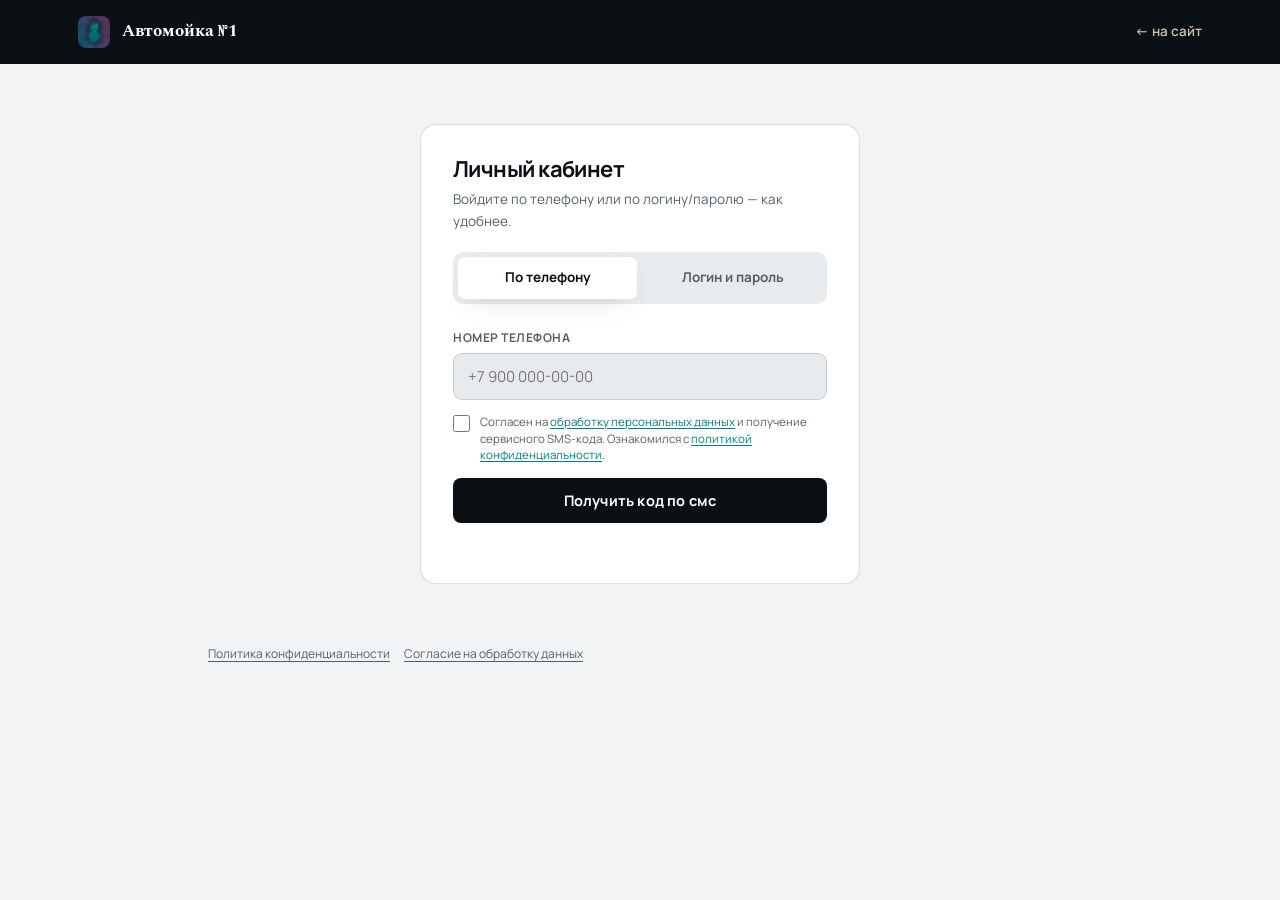
<file: frontend/cabinet.html>
<!DOCTYPE html>
<html lang="ru">
<head>
<meta charset="UTF-8">
<meta name="viewport" content="width=device-width, initial-scale=1.0">
<title>Личный кабинет — Автомойка №1</title>
<link rel="icon" href="static/img/favicon.ico" sizes="any">
<link rel="preconnect" href="https://fonts.googleapis.com">
<link href="https://fonts.googleapis.com/css2?family=Spectral:wght@500;600;700&family=Manrope:wght@400;500;600;700;800&family=Space+Mono:wght@400;700&display=swap" rel="stylesheet">
<link rel="stylesheet" href="static/css/theme.css">
<style>
  .topbar{position:sticky;top:0;z-index:50;background:var(--sumi);}
  .topbar .wrap{display:flex;align-items:center;justify-content:space-between;height:64px;}
  .brand{display:flex;align-items:center;gap:12px;color:#fff;}
  .brand img{width:32px;height:32px;border-radius:8px;object-fit:cover;}
  .brand b{font-family:'Spectral',serif;font-size:16.5px;}
  .topbar a.back{color:#CBC3B2;font-size:13.5px;font-weight:600;}
  .topbar a.back:hover{color:#fff;}

  .page{max-width:920px;margin:0 auto;padding:56px 28px 90px;}

  /* --- экран входа --- */
  .auth-wrap{max-width:440px;margin:60px auto;}
  .auth-card{padding:32px;}
  .auth-tabs{display:flex;gap:6px;margin-bottom:24px;background:var(--washi-2);padding:5px;border-radius:10px;}
  .auth-tab{flex:1;text-align:center;padding:10px;border-radius:7px;font-weight:700;font-size:13.5px;color:var(--ink-soft);}
  .auth-tab.active{background:var(--washi-card);color:var(--sumi);box-shadow:var(--shadow-soft);}
  .auth-status{font-size:13px;margin-top:10px;min-height:18px;}
  .auth-status.ok{color:var(--jade-dark);}
  .auth-status.err{color:var(--vermillion);}

  /* --- кабинет --- */
  .cab-hero{position:relative;overflow:hidden;background:var(--sumi);border-radius:20px;padding:32px 28px 28px;margin-bottom:26px;}
  .cab-hero::before{content:'';position:absolute;inset:0;background:radial-gradient(480px 260px at 85% -10%,rgba(33,191,196,.22),transparent 70%);pointer-events:none;}
  .cab-hero::after{content:'';position:absolute;right:-40px;bottom:-40px;width:200px;height:200px;background:radial-gradient(circle,rgba(33,191,196,.16),transparent 70%);pointer-events:none;}
  .profile-head{position:relative;display:flex;align-items:center;gap:16px;margin-bottom:26px;}
  .avatar{width:56px;height:56px;border-radius:50%;background:linear-gradient(135deg,var(--jade),var(--jade-dark));display:flex;align-items:center;justify-content:center;color:#fff;font-weight:700;font-family:'Spectral',serif;font-size:20px;flex-shrink:0;box-shadow:0 8px 22px rgba(33,191,196,.3);}
  .profile-head .name{font-size:20px;font-family:'Spectral',serif;font-weight:600;color:#fff;}
  .profile-head .phone{font-size:13px;color:#8D99A6;font-family:'Space Mono';}
  .logout-link{margin-left:auto;font-size:13px;color:#F19E92;font-weight:700;}

  .stat-row{position:relative;display:grid;grid-template-columns:repeat(3,1fr);gap:14px;}
  .stat-box{padding:18px 14px;text-align:center;background:rgba(255,255,255,.05);border:1px solid rgba(255,255,255,.09);border-radius:14px;}
  .stat-box b{display:block;font-family:'Spectral',serif;font-size:28px;color:#fff;}
  .stat-box span{font-size:11px;color:#8D99A6;text-transform:uppercase;letter-spacing:.5px;}

  .card-section{padding:26px;margin-bottom:22px;box-shadow:var(--shadow-soft);}
  .card-section h3{display:flex;align-items:center;gap:11px;font-family:'Spectral',serif;font-size:17px;margin-bottom:16px;}
  .section-icon{width:34px;height:34px;min-width:34px;border-radius:10px;display:flex;align-items:center;justify-content:center;font-size:16px;background:var(--washi-2);}
  .empty-state{display:flex;flex-direction:column;align-items:flex-start;gap:10px;padding:22px 4px;}
  .empty-state .empty-icon{font-size:26px;opacity:.7;}
  .empty-state p{margin:0;font-size:13.5px;color:var(--ink-soft);}
  .bonus-guide{margin-top:18px;padding:15px 16px;border-radius:12px;background:var(--washi-2);border:1px solid var(--line-soft);}
  .bonus-guide b{display:block;font-size:14px;margin-bottom:4px;}
  .bonus-guide p{font-size:12.5px;color:var(--ink-soft);margin:0;line-height:1.5;}
  #cabPunchCard .punch-slot{cursor:pointer;transition:transform .18s ease,box-shadow .18s ease,background .18s ease;}
  #cabPunchCard .punch-slot:hover,#cabPunchCard .punch-slot:focus-visible{transform:translateY(-3px);box-shadow:0 9px 20px rgba(17,26,29,.12);outline:none;}
  #cabPunchCard .punch-slot.selected{outline:2px solid var(--jade);outline-offset:3px;}

  .history-row{display:grid;grid-template-columns:1fr auto auto;gap:12px;align-items:center;padding:13px 10px;border-bottom:1px solid var(--line-soft);border-radius:8px;transition:background .15s ease;}
  .history-row:hover{background:var(--washi-2);}
  .history-row:last-child{border-bottom:none;}
  .history-main .service-name{font-weight:700;font-size:14px;}
  .history-main .date{font-size:12px;color:var(--ink-soft-2);}
  .history-price{font-family:'Space Mono';font-weight:700;font-size:14px;text-align:right;}

  .set-pass-row{display:grid;grid-template-columns:1fr 1fr auto;gap:12px;align-items:end;}
  @media (max-width:640px){
    .topbar .wrap{padding:0 16px;}
    .brand b{font-family:'Manrope',sans-serif;font-size:14px;}
    .page{padding:32px 16px 88px;}
    .auth-wrap{margin:32px 16px;}
    .auth-card,.card-section{padding:20px;}
    .set-pass-row{grid-template-columns:1fr;}
    .stat-row{grid-template-columns:1fr 1fr;gap:10px;}
    .stat-box{padding:15px 10px;}
    .history-row{grid-template-columns:1fr auto;}
    .history-row .badge{grid-column:1/-1;justify-self:start;}
  }
</style>
</head>
<body>

<div class="topbar">
  <div class="wrap">
    <div class="brand"><img src="static/img/logo.png" alt=""><b>Автомойка №1</b></div>
    <a class="back" href="index.html">← на сайт</a>
  </div>
</div>

<!-- ЭКРАН ВХОДА -->
<div id="authScreen" class="auth-wrap">
  <div class="card auth-card">
    <h2 style="font-size:22px;margin-bottom:6px;">Личный кабинет</h2>
    <p class="text-muted" style="font-size:13.5px;margin-bottom:20px;">Войдите по телефону или по логину/паролю — как удобнее.</p>

    <div class="auth-tabs">
      <div class="auth-tab active" data-tab="phone">По телефону</div>
      <div class="auth-tab" data-tab="password">Логин и пароль</div>
    </div>

    <div id="tabPhone">
      <div id="phoneStep1">
        <div class="field"><label for="loginPhoneInput">Номер телефона</label><input type="tel" id="loginPhoneInput" inputmode="tel" autocomplete="tel" placeholder="+7 900 000-00-00"></div>
        <label class="consent-check">
          <input type="checkbox" id="loginPhoneConsent">
          <span>Согласен на <a href="consent.html" target="_blank" rel="noopener">обработку персональных данных</a>
          и получение сервисного SMS-кода. Ознакомился с <a href="privacy.html" target="_blank" rel="noopener">политикой конфиденциальности</a>.</span>
        </label>
        <button class="btn btn-dark" style="width:100%;" id="loginSendCodeBtn">Получить код по смс</button>
      </div>
      <div id="phoneStep2" style="display:none;">
        <div class="field">
          <label for="loginCodeInput">Код из смс</label>
          <div class="otp-row" style="display:flex;gap:8px;">
            <input type="text" id="loginCodeInput" maxlength="4" inputmode="numeric" pattern="[0-9]*" autocomplete="one-time-code" placeholder="0000">
            <button class="btn btn-outline" id="loginResendBtn">Ещё раз</button>
          </div>
        </div>
        <button class="btn btn-primary" style="width:100%;" id="loginVerifyBtn">Войти</button>
      </div>
    </div>

    <div id="tabPassword" style="display:none;">
      <div class="field"><label for="pwUsernameInput">Логин</label><input type="text" id="pwUsernameInput" placeholder="username"></div>
      <div class="field"><label for="pwPasswordInput">Пароль</label><input type="password" id="pwPasswordInput" placeholder="••••••••"></div>
      <button class="btn btn-primary" style="width:100%;" id="pwLoginBtn">Войти</button>
    </div>

    <div class="auth-status" id="authStatus"></div>
  </div>
</div>

<!-- КАБИНЕТ -->
<div id="cabinetScreen" class="page" style="display:none;">
  <div class="cab-hero">
    <div class="profile-head">
      <div class="avatar" id="cabAvatar">?</div>
      <div>
        <div class="name" id="cabName">Клиент</div>
        <div class="phone" id="cabPhone">—</div>
      </div>
      <span class="badge" id="cabTenureBadge" style="margin-left:8px;"></span>
      <a href="#" class="logout-link" id="logoutBtn">Выйти</a>
    </div>

    <div class="stat-row">
      <div class="stat-box"><b id="statPunch">0</b><span>ананасов на карте</span></div>
      <div class="stat-box"><b id="statTotal">0</b><span>полных моек всего</span></div>
      <div class="stat-box"><b id="statNext">—</b><span>до следующей награды</span></div>
    </div>
  </div>

  <div class="card card-section">
    <h3><span class="section-icon">🍍</span>Бонусная карта</h3>
    <div class="xp-bar-track"><div class="xp-bar-fill" id="cabXpFill" style="width:0%;"></div><div class="xp-bar-label" id="cabXpLabel"></div></div>
    <div class="punch-card" id="cabPunchCard"></div>
    <div class="bonus-guide" id="bonusGuide" aria-live="polite">
      <b id="bonusGuideTitle">Нажмите на любую ячейку</b>
      <p id="bonusGuideText">Покажем, что означает выбранный шаг бонусной карты.</p>
    </div>
  </div>

  <div class="card card-section">
    <h3><span class="section-icon">🏆</span>Достижения</h3>
    <div class="achievement-grid" id="achievementGrid"></div>
  </div>

  <div class="card card-section">
    <h3><span class="section-icon">📋</span>История записей</h3>
    <div id="historyList"><div class="empty-state"><span class="empty-icon">🧼</span><p>Пока нет записей — самое время исправить.</p><a href="index.html#booking" class="btn btn-dark">Записаться на мойку →</a></div></div>
  </div>

  <div class="card card-section">
    <h3><span class="section-icon">🚗</span>Мои машины</h3>
    <div id="carsList" style="margin-bottom:16px;"><div class="empty-state" style="padding:12px 4px;"><span class="empty-icon">🚗</span><p>Машины ещё не добавлены — впишите первую ниже.</p></div></div>
    <div class="form-grid" style="display:grid;grid-template-columns:1fr 1fr 1fr auto;gap:12px;align-items:end;">
      <div class="field" style="margin-bottom:0;"><label for="carBrand">Марка</label><input type="text" id="carBrand" placeholder="Toyota Mark II"></div>
      <div class="field" style="margin-bottom:0;"><label for="carPlate">Номер</label><input type="text" id="carPlate" placeholder="А123ВС 197"></div>
      <div class="field" style="margin-bottom:0;"><label for="carNickname">Метка</label><input type="text" id="carNickname" placeholder="основная"></div>
      <button class="btn btn-dark" id="carAddBtn">Добавить</button>
    </div>
  </div>

  <div class="card card-section">
    <h3><span class="section-icon">🤝</span>Приведи друга</h3>
    <p class="text-muted" style="font-size:13px;margin-bottom:14px;">Отправьте другу свою ссылку — как только он запишется к нам впервые, вам обоим капнет ананас на карту.</p>
    <div style="display:flex;gap:10px;align-items:center;flex-wrap:wrap;">
      <input type="text" id="referralLink" readonly style="flex:1;min-width:220px;padding:12px 14px;border-radius:9px;border:1.5px solid var(--line);background:var(--washi-2);font-family:'Space Mono';font-size:13px;">
      <button class="btn btn-outline" id="copyReferralBtn">Скопировать</button>
    </div>
    <div style="display:flex;gap:8px;margin-top:10px;flex-wrap:wrap;">
      <a class="btn btn-outline" id="shareWhatsappBtn" target="_blank" rel="noopener" style="text-decoration:none;">WhatsApp</a>
      <a class="btn btn-outline" id="shareTelegramBtn" target="_blank" rel="noopener" style="text-decoration:none;">Telegram</a>
      <button class="btn btn-outline" id="shareNativeBtn" type="button" style="display:none;">Поделиться</button>
    </div>
    <p class="text-muted" style="font-size:12.5px;margin-top:10px;">Приглашено друзей: <b id="referralCount">0</b></p>
  </div>

  <div class="card card-section">
    <h3><span class="section-icon">🎂</span>День рождения</h3>
    <p class="text-muted" style="font-size:13px;margin-bottom:14px;">Укажите дату — сделаем подарок в этот день.</p>
    <div style="display:flex;gap:10px;align-items:end;flex-wrap:wrap;">
      <div class="field" style="margin-bottom:0;"><label for="birthdayInput">Дата рождения</label><input type="date" id="birthdayInput"></div>
      <button class="btn btn-dark" id="birthdaySaveBtn">Сохранить</button>
    </div>
    <div class="auth-status" id="birthdayStatus"></div>
  </div>

  <div class="card card-section">
    <h3><span class="section-icon">🎁</span>Подарочный сертификат</h3>
    <p class="text-muted" style="font-size:13px;margin-bottom:14px;">Купите сертификат в подарок или погасите свой код в счёт оплаты.</p>
    <div style="display:grid;grid-template-columns:1fr 1fr auto;gap:12px;align-items:end;margin-bottom:16px;">
      <div class="field" style="margin-bottom:0;"><label for="certAmount">Сумма ₽</label><input type="number" id="certAmount" placeholder="2000"></div>
      <div class="field" style="margin-bottom:0;"><label for="certPhone">Телефон получателя (необязательно)</label><input type="tel" id="certPhone" placeholder="+7900..."></div>
      <button class="btn btn-dark" id="certBuyBtn">Купить</button>
    </div>
    <div style="display:grid;grid-template-columns:1fr auto;gap:12px;align-items:end;">
      <div class="field" style="margin-bottom:0;"><label for="certRedeemCode">Код сертификата (погасить)</label><input type="text" id="certRedeemCode" placeholder="GIFT-XXXXXXXX"></div>
      <button class="btn btn-outline" id="certRedeemBtn">Погасить</button>
    </div>
    <div class="auth-status" id="certStatus"></div>
  </div>

  <div class="card card-section">
    <h3><span class="section-icon">🔒</span>Вход по логину и паролю</h3>
    <p class="text-muted" style="font-size:13px;margin-bottom:14px;">Задайте логин и пароль один раз — и в следующий раз можно будет не ждать смс.</p>
    <div class="set-pass-row">
      <div class="field" style="margin-bottom:0;"><label for="setUsername">Логин</label><input type="text" id="setUsername" placeholder="username"></div>
      <div class="field" style="margin-bottom:0;"><label for="setPassword">Пароль</label><input type="password" id="setPassword" placeholder="••••••••"></div>
      <button class="btn btn-dark" id="setPassBtn">Сохранить</button>
    </div>
    <div class="auth-status" id="setPassStatus"></div>
  </div>
</div>

<script src="static/js/api.js"></script>
<script>
  const pineappleIcon = '<svg viewBox="0 0 24 24" fill="none" stroke="currentColor" stroke-width="1.8" stroke-linecap="round"><path d="M12 3c1 1.5 1 3 .5 4.5M9 4c.5 1.5 1 2.5 2 3.5M15 4c-.5 1.5-1 2.5-2 3.5"/><path d="M7 10c0-1.8 2.2-3.2 5-3.2s5 1.4 5 3.2c0 5-2.2 9-5 9s-5-4-5-9Z"/><path d="M8.5 12.5c1-.6 2-.9 3.5-.9s2.5.3 3.5.9M8 15.3c1.1-.5 2.4-.8 4-.8s2.9.3 4 .8"/></svg>';

  function renderPunchCard(containerId, punchCount) {
    const el = document.getElementById(containerId);
    if (!el) return;
    let html = '';
    for (let i = 1; i <= 12; i++) {
      const filled = i <= punchCount;
      const rewardClass = i === 6 ? 'reward-50' : (i === 12 ? 'reward-100' : '');
      let inner = filled ? pineappleIcon : '';
      if (!filled && i === 6) inner = '<span class="reward-label">50%</span>';
      if (!filled && i === 12) inner = '<span class="reward-label">100%</span>';
      const style = filled ? `style="--d:${(i * 0.06).toFixed(2)}s"` : '';
      const state = filled ? 'Ананас уже получен' : (i === 6 ? 'Скидка 50%' : (i === 12 ? 'Бесплатная мойка' : 'Будущий ананас'));
      html += `<button type="button" class="punch-slot ${filled ? 'filled' : ''} ${rewardClass}" data-slot="${i}" aria-label="Ячейка ${i}: ${state}" ${style}><span class="num">${i}</span>${inner}</button>`;
    }
    el.innerHTML = html;
    if (containerId === 'cabPunchCard') initBonusCard(punchCount);
  }

  function initBonusCard(punchCount) {
    const card = document.getElementById('cabPunchCard');
    const title = document.getElementById('bonusGuideTitle');
    const text = document.getElementById('bonusGuideText');
    if (!card || !title || !text) return;
    const explain = slot => {
      card.querySelectorAll('.punch-slot').forEach(item => item.classList.toggle('selected', Number(item.dataset.slot) === slot));
      if (slot <= punchCount) {
        title.textContent = `${slot}-й ананас уже на карте`;
        text.textContent = 'Эта полная мойка уже учтена. Прогресс хранится в вашем аккаунте.';
      } else if (slot === 6) {
        title.textContent = '6-я полная мойка — скидка 50%';
        text.textContent = `Осталось ${Math.max(0, 6 - punchCount)}. Скидка применяется к самой 6-й мойке автоматически.`;
      } else if (slot === 12) {
        title.textContent = '12-я полная мойка — бесплатно';
        text.textContent = `Осталось ${Math.max(0, 12 - punchCount)}. После бесплатной мойки начинается новая карта.`;
      } else {
        title.textContent = `${slot}-й ананас`;
        text.textContent = `До этой ячейки осталось ${Math.max(0, slot - punchCount)}. Ананас ставится за комплексную мойку и услуги выше неё.`;
      }
    };
    card.querySelectorAll('.punch-slot').forEach(item => item.addEventListener('click', () => {
      tactileFeedback(8);
      explain(Number(item.dataset.slot));
    }));
    explain(punchCount < 6 ? 6 : 12);
  }

  const statusLabels = {pending:'ожидает', confirmed:'подтверждена', in_progress:'в работе', done:'выполнена', cancelled:'отменена'};

  // ---- переключение вкладок входа ----
  document.querySelectorAll('.auth-tab').forEach(tab => {
    tab.addEventListener('click', () => {
      document.querySelectorAll('.auth-tab').forEach(t => t.classList.remove('active'));
      tab.classList.add('active');
      document.getElementById('tabPhone').style.display = tab.dataset.tab === 'phone' ? 'block' : 'none';
      document.getElementById('tabPassword').style.display = tab.dataset.tab === 'password' ? 'block' : 'none';
    });
  });

  const authStatusEl = document.getElementById('authStatus');
  function setAuthStatus(msg, type) { authStatusEl.textContent = msg; authStatusEl.className = 'auth-status ' + (type || ''); }

  let pendingPhone = null;
  const loginSendCodeBtn = document.getElementById('loginSendCodeBtn');
  loginSendCodeBtn.addEventListener('click', async () => {
    const phone = document.getElementById('loginPhoneInput').value.trim();
    if (phone.replace(/\D/g,'').length < 10) { setAuthStatus('Введите корректный номер телефона', 'err'); return; }
    if (!document.getElementById('loginPhoneConsent').checked) { setAuthStatus('Подтвердите согласие на обработку данных', 'err'); return; }
    pendingPhone = phone;
    loginSendCodeBtn.disabled = true;
    const sendInitialText = loginSendCodeBtn.textContent;
    loginSendCodeBtn.textContent = 'Отправляем…';
    try {
      await api('/auth/otp/request', { method: 'POST', body: JSON.stringify({ phone, consent: true, policy_version: '2026-07-31' }) });
      setAuthStatus('Код отправлен по смс', 'ok');
      document.getElementById('phoneStep1').style.display = 'none';
      document.getElementById('phoneStep2').style.display = 'block';
    } catch (e) { setAuthStatus('Не удалось отправить код', 'err'); }
    finally { loginSendCodeBtn.disabled = false; loginSendCodeBtn.textContent = sendInitialText; }
  });
  document.getElementById('loginResendBtn').addEventListener('click', () => document.getElementById('loginSendCodeBtn').click());
  const loginVerifyBtn = document.getElementById('loginVerifyBtn');
  loginVerifyBtn.addEventListener('click', async () => {
    const code = document.getElementById('loginCodeInput').value.trim();
    loginVerifyBtn.disabled = true;
    const verifyInitialText = loginVerifyBtn.textContent;
    loginVerifyBtn.textContent = 'Проверяем…';
    try {
      const data = await api('/auth/otp/verify', { method: 'POST', body: JSON.stringify({ phone: pendingPhone, code }) });
      setAuthToken(data.access_token, data.role);
      showCabinet();
    } catch (e) { setAuthStatus('Неверный код, попробуйте снова', 'err'); }
    finally { loginVerifyBtn.disabled = false; loginVerifyBtn.textContent = verifyInitialText; }
  });

  document.getElementById('pwLoginBtn').addEventListener('click', async () => {
    const login = document.getElementById('pwUsernameInput').value.trim();
    const password = document.getElementById('pwPasswordInput').value;
    try {
      const data = await api('/auth/login', { method: 'POST', body: JSON.stringify({ login, password }) });
      setAuthToken(data.access_token, data.role);
      showCabinet();
    } catch (e) { setAuthStatus('Неверный логин или пароль', 'err'); }
  });

  document.getElementById('logoutBtn').addEventListener('click', (e) => {
    e.preventDefault();
    clearAuth();
    document.getElementById('cabinetScreen').style.display = 'none';
    document.getElementById('authScreen').style.display = 'block';
  });

  const setPassStatusEl = document.getElementById('setPassStatus');
  document.getElementById('setPassBtn').addEventListener('click', async () => {
    const username = document.getElementById('setUsername').value.trim();
    const password = document.getElementById('setPassword').value;
    if (username.length < 3 || password.length < 4) {
      setPassStatusEl.textContent = 'Логин от 3 символов, пароль от 4';
      setPassStatusEl.className = 'auth-status err';
      return;
    }
    try {
      await api('/auth/set-password', { method: 'POST', body: JSON.stringify({ username, password }) });
      setPassStatusEl.textContent = 'Готово! Теперь можно входить и по логину/паролю.';
      setPassStatusEl.className = 'auth-status ok';
    } catch (e) {
      setPassStatusEl.textContent = e.message || 'Не удалось сохранить';
      setPassStatusEl.className = 'auth-status err';
    }
  });

  async function showCabinet() {
    document.getElementById('authScreen').style.display = 'none';
    document.getElementById('cabinetScreen').style.display = 'block';
    try {
      const me = await api('/auth/me');
      document.getElementById('cabAvatar').textContent = (me.full_name || me.phone || '??').slice(0,2).toUpperCase();
      document.getElementById('cabName').textContent = me.full_name || 'Клиент';
      document.getElementById('cabPhone').textContent = me.phone || '—';
      document.getElementById('cabTenureBadge').textContent = me.tenure_label || '';
      if (me.birthday) document.getElementById('birthdayInput').value = me.birthday;
      animateCount(document.getElementById('statPunch'), me.punch_count);
      animateCount(document.getElementById('statTotal'), me.total_full_washes);
      const toNext = me.punch_count < 6 ? (6 - me.punch_count) : (12 - me.punch_count);
      const nextReward = me.punch_count < 6 ? '50%' : '100%';
      document.getElementById('statNext').textContent = `${toNext} моек (${nextReward})`;
      renderPunchCard('cabPunchCard', me.punch_count);
      const xpTarget = me.punch_count < 6 ? 6 : 12;
      document.getElementById('cabXpFill').style.width = Math.round((me.punch_count / xpTarget) * 100) + '%';
      document.getElementById('cabXpLabel').textContent = `${me.punch_count} / ${xpTarget}`;

      const bookings = await api('/bookings/me');
      renderAchievements(me, bookings);
      const listEl = document.getElementById('historyList');
      if (bookings.length) {
        listEl.innerHTML = bookings.map(b => `
          <div class="history-row">
            <div class="history-main"><div class="service-name">Запись #${b.id}${b.discount_pct ? ' · скидка ' + b.discount_pct + '%' : ''}</div><div class="date">${new Date(b.scheduled_at).toLocaleString('ru-RU')}</div></div>
            <span class="badge status-${b.status}">${statusLabels[b.status] || b.status}</span>
            <div class="history-price">${b.price != null ? Math.round(b.price)+' ₽' : ''}</div>
          </div>
          ${b.status === 'done' && !b.rating ? `
          <div class="rate-row" data-booking="${b.id}" style="padding:4px 10px 14px;display:flex;gap:6px;align-items:center;">
            <span class="text-muted" style="font-size:12.5px;">Оцените мастера:</span>
            ${[1,2,3,4,5].map(n => `<button class="rate-star" data-n="${n}" data-booking="${b.id}" style="font-size:18px;color:var(--gold);opacity:.4;">★</button>`).join('')}
          </div>` : ''}
        `).join('');

        listEl.querySelectorAll('.rate-star').forEach(star => {
          star.addEventListener('click', async () => {
            const n = parseInt(star.dataset.n, 10);
            const bookingId = star.dataset.booking;
            try {
              await api(`/bookings/${bookingId}/rate`, { method: 'POST', body: JSON.stringify({ rating: n }) });
              tactileFeedback(15);
              showCabinet();
            } catch (e) { alert('Не удалось сохранить оценку'); }
          });
        });
      }

      await loadCars();
      await loadReferral();
    } catch (e) {
      // токен истёк или недействителен
      clearAuth();
      document.getElementById('cabinetScreen').style.display = 'none';
      document.getElementById('authScreen').style.display = 'block';
      setAuthStatus('Сессия истекла, войдите заново', 'err');
    }
  }

  function renderAchievements(me, bookings) {
    const nightOwl = bookings.some(b => new Date(b.scheduled_at).getHours() >= 21);
    const earlyBird = bookings.some(b => new Date(b.scheduled_at).getHours() < 9);
    const list = [
      { icon: '🍍', label: 'Первая мойка', unlocked: me.total_full_washes >= 1 },
      { icon: '🔥', label: '5 полных моек', unlocked: me.total_full_washes >= 5 },
      { icon: '👑', label: '12+ моек подряд', unlocked: me.total_full_washes >= 12 },
      { icon: '🦉', label: 'Ночная сова', unlocked: nightOwl },
      { icon: '🌅', label: 'Ранняя пташка', unlocked: earlyBird },
      { icon: '🤝', label: 'Пригласил друга', unlocked: false }, // обновится ниже
      { icon: '🎂', label: 'Указан день рождения', unlocked: !!me.birthday },
    ];
    api('/referral').then(r => {
      if (r.referred_count > 0) {
        list[5].unlocked = true;
        renderAchList(list);
      }
    }).catch(() => {});
    renderAchList(list);
  }
  function renderAchList(list) {
    document.getElementById('achievementGrid').innerHTML = list.map(a => `
      <div class="achievement ${a.unlocked ? 'unlocked' : ''}">
        <div class="ach-icon">${a.icon}</div>
        <div class="ach-label">${a.label}</div>
      </div>`).join('');
  }

  initCustomCursor();
  initSoapTrail();
  initMagneticButtons();

  if (getAuthToken()) { showCabinet(); }

  // ---- Мои машины ----
  async function loadCars() {
    try {
      const cars = await api('/cars');
      const el = document.getElementById('carsList');
      if (cars.length) {
        el.innerHTML = cars.map(c => `
          <div class="history-row">
            <div class="history-main"><div class="service-name">${c.brand}${c.nickname ? ' · ' + c.nickname : ''}</div><div class="date">${c.plate || 'без номера'}</div></div>
            <button class="btn btn-outline" style="padding:6px 12px;font-size:12px;" data-del-car="${c.id}">Удалить</button>
          </div>`).join('');
        el.querySelectorAll('[data-del-car]').forEach(btn => {
          btn.addEventListener('click', async () => {
            await api('/cars/' + btn.dataset.delCar, { method: 'DELETE' });
            loadCars();
          });
        });
      } else {
        el.innerHTML = '<div class="empty-state" style="padding:12px 4px;"><span class="empty-icon">🚗</span><p>Машины ещё не добавлены — впишите первую ниже.</p></div>';
      }
    } catch (e) {}
  }
  document.getElementById('carAddBtn').addEventListener('click', async () => {
    const brand = document.getElementById('carBrand').value.trim();
    if (!brand) return;
    try {
      await api('/cars', { method: 'POST', body: JSON.stringify({
        brand, plate: document.getElementById('carPlate').value.trim() || null,
        nickname: document.getElementById('carNickname').value.trim() || null,
      }) });
      document.getElementById('carBrand').value = '';
      document.getElementById('carPlate').value = '';
      document.getElementById('carNickname').value = '';
      loadCars();
    } catch (e) { alert('Не удалось добавить машину'); }
  });

  // ---- Рефералка ----
  async function loadReferral() {
    try {
      const r = await api('/referral');
      const link = window.location.origin + r.referral_link;
      document.getElementById('referralLink').value = link;
      document.getElementById('referralCount').textContent = r.referred_count;
      const message = `Заезжай на Автомойку №1 в Закамске по моей ссылке — тебе понравится: ${link}`;
      document.getElementById('shareWhatsappBtn').href = `https://wa.me/?text=${encodeURIComponent(message)}`;
      document.getElementById('shareTelegramBtn').href = `https://t.me/share/url?url=${encodeURIComponent(link)}&text=${encodeURIComponent('Заезжай на Автомойку №1 в Закамске по моей ссылке — тебе понравится')}`;
      if (navigator.share) {
        const nativeBtn = document.getElementById('shareNativeBtn');
        nativeBtn.style.display = 'inline-flex';
        nativeBtn.addEventListener('click', () => navigator.share({ title: 'Автомойка №1', text: message, url: link }).catch(() => {}));
      }
    } catch (e) {}
  }
  document.getElementById('copyReferralBtn').addEventListener('click', () => {
    const input = document.getElementById('referralLink');
    input.select();
    navigator.clipboard?.writeText(input.value);
    tactileFeedback(10);
  });

  // ---- День рождения ----
  document.getElementById('birthdaySaveBtn').addEventListener('click', async () => {
    const val = document.getElementById('birthdayInput').value;
    const el = document.getElementById('birthdayStatus');
    if (!val) { el.textContent = 'Укажите дату'; el.className = 'auth-status err'; return; }
    try {
      await api('/me/birthday', { method: 'PUT', body: JSON.stringify({ birthday: val }) });
      el.textContent = 'Сохранено'; el.className = 'auth-status ok';
    } catch (e) { el.textContent = 'Не удалось сохранить'; el.className = 'auth-status err'; }
  });

  // ---- Сертификаты ----
  document.getElementById('certBuyBtn').addEventListener('click', async () => {
    const amount = parseFloat(document.getElementById('certAmount').value);
    const el = document.getElementById('certStatus');
    if (!amount) { el.textContent = 'Укажите сумму'; el.className = 'auth-status err'; return; }
    try {
      const cert = await api('/gift-certificates', { method: 'POST', body: JSON.stringify({
        amount, issued_to_phone: document.getElementById('certPhone').value.trim() || null,
      }) });
      el.textContent = `Готово! Код сертификата: ${cert.code}`; el.className = 'auth-status ok';
    } catch (e) { el.textContent = 'Не удалось создать сертификат'; el.className = 'auth-status err'; }
  });
  document.getElementById('certRedeemBtn').addEventListener('click', async () => {
    const code = document.getElementById('certRedeemCode').value.trim();
    const el = document.getElementById('certStatus');
    if (!code) return;
    try {
      const cert = await api('/gift-certificates/redeem', { method: 'POST', body: JSON.stringify({ code }) });
      el.textContent = `Сертификат на ${cert.amount} ₽ погашен`; el.className = 'auth-status ok';
    } catch (e) { el.textContent = e.message || 'Не удалось погасить сертификат'; el.className = 'auth-status err'; }
  });
 </script>
<div style="max-width:920px;margin:0 auto;padding:0 28px 34px;color:var(--ink-soft);font-size:12px;" class="legal-links">
  <a href="privacy.html">Политика конфиденциальности</a>
  <a href="consent.html">Согласие на обработку данных</a>
</div>
</body>
</html>
</file>
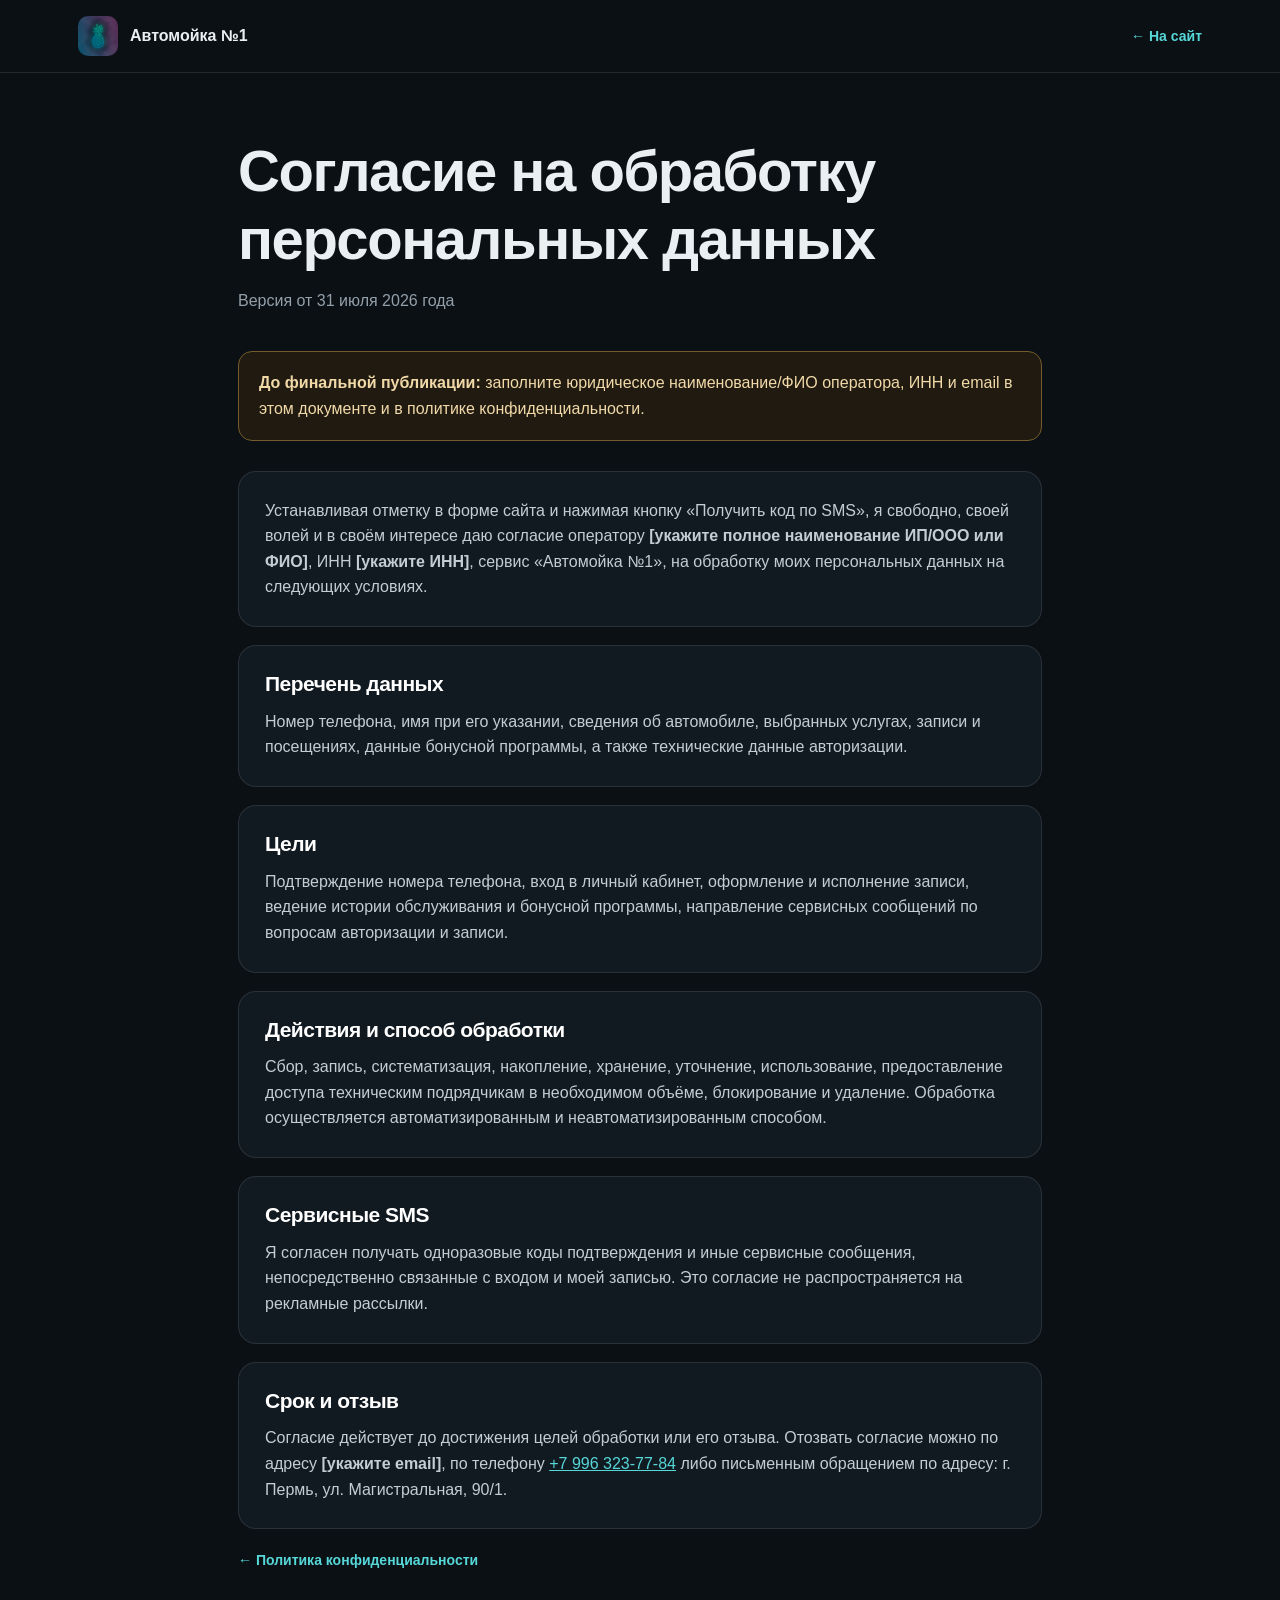
<file: frontend/consent.html>
<!DOCTYPE html>
<html lang="ru">
<head>
<meta charset="UTF-8">
<meta name="viewport" content="width=device-width, initial-scale=1.0">
<title>Согласие на обработку персональных данных — Автомойка №1</title>
<link rel="icon" href="static/img/favicon.ico" sizes="any">
<link rel="stylesheet" href="static/css/theme.css">
<style>
  body{background:#0B1015;color:#EAF0F2;}
  .legal-top{border-bottom:1px solid rgba(255,255,255,.1);}
  .legal-top .wrap{min-height:72px;display:flex;align-items:center;justify-content:space-between;gap:20px;}
  .legal-brand{display:flex;align-items:center;gap:12px;font-weight:800;}
  .legal-brand img{width:40px;height:40px;border-radius:10px;object-fit:cover;}
  .legal-back{color:#56D7D8;font-size:14px;font-weight:700;}
  .legal-page{max-width:860px;margin:0 auto;padding:64px 28px 96px;}
  .legal-page h1{font-size:clamp(34px,6vw,58px);margin-bottom:14px;}
  .legal-meta{color:#93A0AA;margin-bottom:38px;}
  .legal-warning{background:#201A11;border:1px solid #765C2C;border-radius:14px;padding:18px 20px;color:#F1D9A8;margin-bottom:30px;}
  .legal-card{background:#121A21;border:1px solid rgba(255,255,255,.1);border-radius:18px;padding:26px;margin-bottom:18px;}
  .legal-card h2{font-size:21px;margin-bottom:12px;color:#fff;}
  .legal-card p,.legal-card li{color:#C3CDD4;}
  .legal-card ul{padding-left:22px;margin-top:8px;}
  .legal-card li+li{margin-top:6px;}
  .legal-card a{color:#56D7D8;text-decoration:underline;}
  @media(max-width:600px){.legal-page{padding:40px 16px 80px}.legal-card{padding:20px}.legal-top .wrap{padding:0 16px}}
</style>
</head>
<body>
<header class="legal-top">
  <div class="wrap">
    <a class="legal-brand" href="index.html"><img src="static/img/logo.png" alt="Ананас — логотип Автомойки №1">Автомойка №1</a>
    <a class="legal-back" href="index.html">← На сайт</a>
  </div>
</header>
<main class="legal-page">
  <h1>Согласие на обработку персональных данных</h1>
  <p class="legal-meta">Версия от 31 июля 2026 года</p>

  <div class="legal-warning"><strong>До финальной публикации:</strong> заполните юридическое наименование/ФИО оператора, ИНН и email в этом документе и в политике конфиденциальности.</div>

  <section class="legal-card">
    <p>Устанавливая отметку в форме сайта и нажимая кнопку «Получить код по SMS», я свободно, своей волей и в своём интересе даю согласие оператору <strong>[укажите полное наименование ИП/ООО или ФИО]</strong>, ИНН <strong>[укажите ИНН]</strong>, сервис «Автомойка №1», на обработку моих персональных данных на следующих условиях.</p>
  </section>

  <section class="legal-card">
    <h2>Перечень данных</h2>
    <p>Номер телефона, имя при его указании, сведения об автомобиле, выбранных услугах, записи и посещениях, данные бонусной программы, а также технические данные авторизации.</p>
  </section>

  <section class="legal-card">
    <h2>Цели</h2>
    <p>Подтверждение номера телефона, вход в личный кабинет, оформление и исполнение записи, ведение истории обслуживания и бонусной программы, направление сервисных сообщений по вопросам авторизации и записи.</p>
  </section>

  <section class="legal-card">
    <h2>Действия и способ обработки</h2>
    <p>Сбор, запись, систематизация, накопление, хранение, уточнение, использование, предоставление доступа техническим подрядчикам в необходимом объёме, блокирование и удаление. Обработка осуществляется автоматизированным и неавтоматизированным способом.</p>
  </section>

  <section class="legal-card">
    <h2>Сервисные SMS</h2>
    <p>Я согласен получать одноразовые коды подтверждения и иные сервисные сообщения, непосредственно связанные с входом и моей записью. Это согласие не распространяется на рекламные рассылки.</p>
  </section>

  <section class="legal-card">
    <h2>Срок и отзыв</h2>
    <p>Согласие действует до достижения целей обработки или его отзыва. Отозвать согласие можно по адресу <strong>[укажите email]</strong>, по телефону <a href="tel:+79963237784">+7 996 323-77-84</a> либо письменным обращением по адресу: г. Пермь, ул. Магистральная, 90/1.</p>
  </section>

  <p><a class="legal-back" href="privacy.html">← Политика конфиденциальности</a></p>
</main>
</body>
</html>
</file>
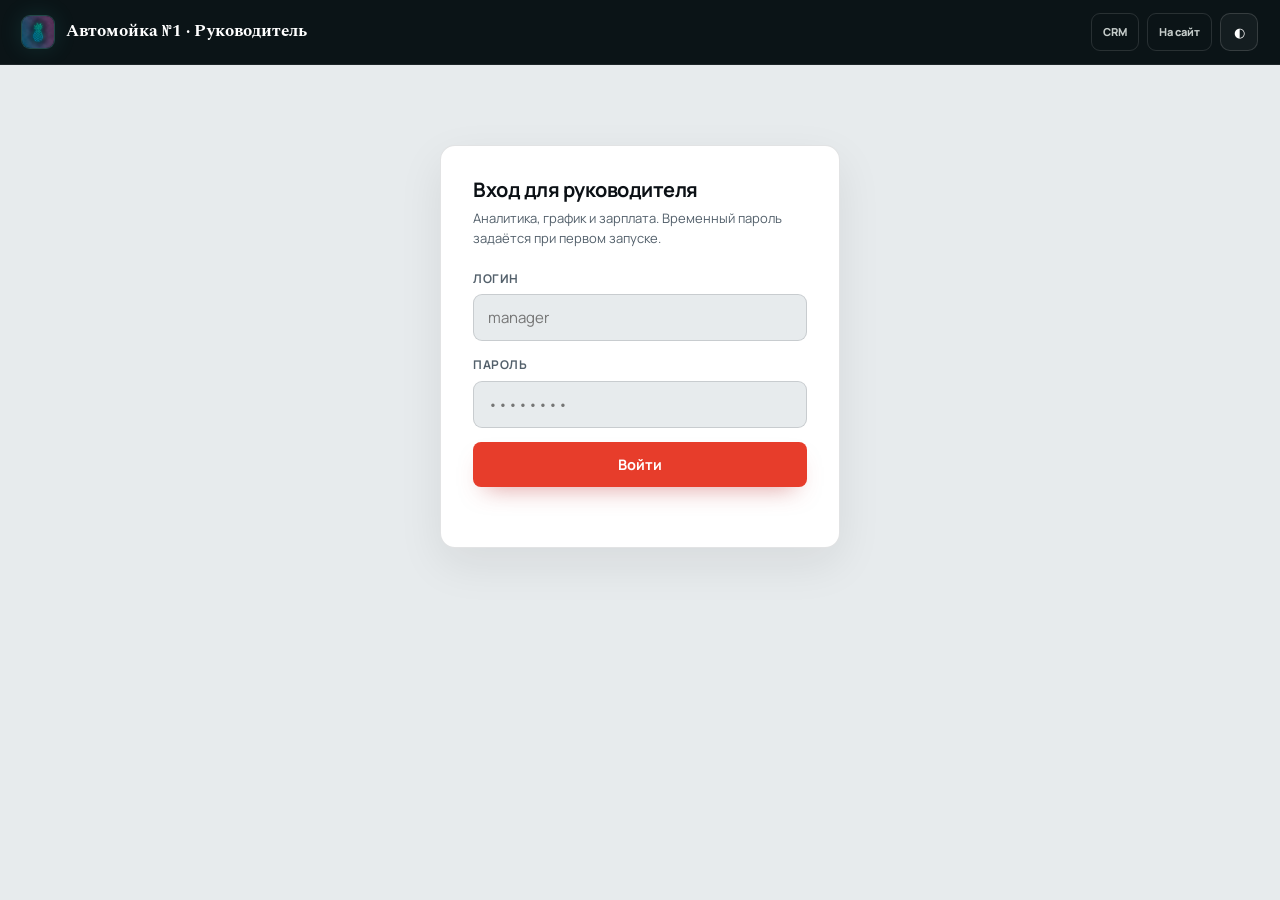
<file: frontend/manager.html>
<!DOCTYPE html>
<html lang="ru">
<head>
<meta charset="UTF-8">
<meta name="viewport" content="width=device-width, initial-scale=1.0">
<title>Дашборд руководителя — Автомойка №1</title>
<link rel="icon" href="static/img/favicon.ico" sizes="any">
<link rel="preconnect" href="https://fonts.googleapis.com">
<link href="https://fonts.googleapis.com/css2?family=Spectral:wght@500;600;700&family=Manrope:wght@400;500;600;700;800&family=Space+Mono:wght@400;700&display=swap" rel="stylesheet">
<link rel="stylesheet" href="static/css/theme.css">
<style>
  body{background:var(--washi-2);}
  .topbar{position:sticky;top:0;z-index:50;background:var(--sumi);}
  .topbar .wrap{display:flex;align-items:center;justify-content:space-between;height:64px;}
  .brand{display:flex;align-items:center;gap:12px;color:#fff;}
  .brand img{width:32px;height:32px;border-radius:8px;object-fit:cover;}
  .brand b{font-family:'Spectral',serif;font-size:16.5px;}
  .topbar a.back{color:#CBC3B2;font-size:13.5px;font-weight:600;}
  .topbar a.back:hover{color:#fff;}

  .auth-wrap{max-width:400px;margin:80px auto;}
  .auth-card{padding:32px;}
  .auth-status{font-size:13px;margin-top:10px;min-height:18px;}
  .auth-status.ok{color:var(--jade-dark);}
  .auth-status.err{color:var(--vermillion);}

  .page{max-width:1100px;margin:0 auto;padding:36px 28px 80px;}
  .page-head{display:flex;align-items:center;justify-content:space-between;margin-bottom:24px;flex-wrap:wrap;gap:12px;}
  .page-head h1{font-size:24px;}
  .period-picker{display:flex;gap:8px;align-items:center;}
  .period-picker input{padding:9px 12px;border-radius:8px;border:1px solid var(--line);background:var(--washi-card);font-size:13.5px;}

  .kpi-grid{display:grid;grid-template-columns:repeat(4,1fr);gap:16px;margin-bottom:28px;}
  .kpi-box{padding:22px;position:relative;overflow:hidden;}
  .kpi-box .label{font-size:11.5px;text-transform:uppercase;letter-spacing:.5px;color:var(--ink-soft);margin-bottom:8px;}
  .kpi-box .value{font-family:'Spectral',serif;font-size:28px;font-weight:600;}
  .kpi-box.accent{border-color:var(--jade);}
  .kpi-box.accent .value{color:var(--jade-dark);}
  .kpi-box.warn .value{color:var(--vermillion);}

  .progress-section{padding:26px;margin-bottom:24px;}
  .progress-section h3{font-size:16px;margin-bottom:14px;}
  .progress-track{height:14px;border-radius:100px;background:var(--washi-2);overflow:hidden;}
  .progress-fill{height:100%;border-radius:100px;background:linear-gradient(90deg,var(--jade),var(--gold));transition:width 1s var(--ease);}
  .progress-caption{font-size:13px;color:var(--ink-soft);margin-top:10px;}

  .two-col{display:grid;grid-template-columns:1.3fr 1fr;gap:20px;}
  @media (max-width:900px){.two-col{grid-template-columns:1fr;}.kpi-grid{grid-template-columns:repeat(2,1fr);}}
  @media (max-width:560px){
    .topbar .wrap{padding:0 16px;}
    .brand b{font-family:'Manrope',sans-serif;font-size:13px;}
    .page{padding:24px 16px 80px;}
    .auth-wrap{margin:36px 16px;}
    .auth-card,.card-section,.progress-section{padding:20px;}
    .kpi-grid{grid-template-columns:1fr;gap:10px;}
    .period-picker{width:100%;overflow-x:auto;}
    .ranking-row{grid-template-columns:24px 1fr auto;}
    .ranking-count{display:none;}
  }

  .ranking-row{display:grid;grid-template-columns:28px 1fr auto auto;gap:12px;align-items:center;padding:12px 0;border-bottom:1px solid var(--line-soft);}
  .ranking-row:last-child{border-bottom:none;}
  .rank-num{font-family:'Spectral',serif;font-weight:700;color:var(--ink-soft-2);}
  .rank-num.top{color:var(--gold);}
  .ranking-name{font-weight:700;font-size:14px;}
  .ranking-count{font-size:12px;color:var(--ink-soft-2);}
  .ranking-revenue{font-family:'Space Mono';font-weight:700;font-size:14px;text-align:right;}

  .card-section{padding:24px;margin-bottom:20px;}
  .card-section h3{font-size:16px;margin-bottom:14px;}
</style>
<link rel="stylesheet" href="static/css/manager-v18.css">
</head>
<body data-crm-theme="light">

<div class="topbar">
  <div class="wrap">
    <div class="brand"><img src="static/img/logo.png" alt="Ананас"><b>Автомойка №1 · Руководитель</b></div>
    <div class="mgr-head-actions"><a class="mgr-head-link" href="admin.html">CRM</a><a class="mgr-head-link" href="index.html">На сайт</a><button class="mgr-theme" id="managerThemeToggle" type="button" aria-label="Переключить тему">◐</button></div>
  </div>
</div>

<div id="authScreen" class="auth-wrap">
  <div class="card auth-card">
    <h2 style="font-size:20px;margin-bottom:6px;">Вход для руководителя</h2>
    <p class="text-muted" style="font-size:13px;margin-bottom:20px;">Аналитика, график и зарплата. Временный пароль задаётся при первом запуске.</p>
    <div class="field"><label>Логин</label><input type="text" id="loginInput" placeholder="manager"></div>
    <div class="field"><label>Пароль</label><input type="password" id="passwordInput" placeholder="••••••••"></div>
    <button class="btn btn-primary" style="width:100%;" id="loginBtn">Войти</button>
    <div class="auth-status" id="authStatus"></div>
  </div>
</div>

<div id="dashboard" class="page" style="display:none;">
  <div class="page-head reveal">
    <h1>Дашборд за 30 дней</h1>
    <div class="period-picker">
      <input type="date" id="dateFrom">
      <span class="text-muted">—</span>
      <input type="date" id="dateTo">
      <button class="btn btn-outline" id="applyPeriod" style="padding:9px 16px;font-size:13px;">Применить</button>
    </div>
  </div>

  <div class="kpi-grid reveal">
    <div class="card kpi-box">
      <div class="label">Выручка за период</div>
      <div class="value count-up" id="kpiRevenue">0 ₽</div>
    </div>
    <div class="card kpi-box accent">
      <div class="label">Прибыль (оценка)</div>
      <div class="value count-up" id="kpiProfit">0 ₽</div>
    </div>
    <div class="card kpi-box">
      <div class="label">Средний чек</div>
      <div class="value count-up" id="kpiAvgCheck">0 ₽</div>
    </div>
    <div class="card kpi-box warn">
      <div class="label">Цена лояльности</div>
      <div class="value count-up" id="kpiLoyaltyCost">0 ₽</div>
    </div>
  </div>

  <div class="card progress-section reveal">
    <h3>Прогресс к цели по выручке (текущий месяц)</h3>
    <div class="progress-track"><div class="progress-fill" id="targetProgressFill" style="width:0%;"></div></div>
    <div class="progress-caption" id="targetCaption">—</div>
  </div>

  <div class="two-col reveal">
    <div class="card card-section">
      <h3>Рейтинг сотрудников за период</h3>
      <div id="rankingList"><p class="text-muted" style="font-size:13.5px;">Пока нет данных за этот период.</p></div>
    </div>
    <div class="card card-section">
      <h3>Структура выручки</h3>
      <div style="display:flex;flex-direction:column;gap:14px;">
        <div>
          <div style="display:flex;justify-content:space-between;font-size:13.5px;margin-bottom:6px;"><span>Мойка</span><b id="revWashLabel">0 ₽</b></div>
          <div class="progress-track" style="height:8px;"><div class="progress-fill" id="revWashBar" style="background:var(--jade);width:0%;"></div></div>
        </div>
        <div>
          <div style="display:flex;justify-content:space-between;font-size:13.5px;margin-bottom:6px;"><span>Химчистка/детейлинг</span><b id="revDryLabel">0 ₽</b></div>
          <div class="progress-track" style="height:8px;"><div class="progress-fill" id="revDryBar" style="background:var(--gold);width:0%;"></div></div>
        </div>
        <hr class="divider">
        <div style="font-size:13px;color:var(--ink-soft);">Выплаты мастерам: <b id="payoutsLabel" class="mono">0 ₽</b></div>
      </div>
    </div>
  </div>

  <div class="card card-section reveal">
    <h3>Индивидуальная зарплата за день (тестовый режим)</h3>
    <div style="display:flex;gap:12px;align-items:end;margin-bottom:16px;">
      <div class="field" style="margin-bottom:0;"><label>Дата</label><input type="date" id="payDay"></div>
      <button class="btn btn-outline" id="payDayBtn" style="padding:9px 16px;font-size:13px;">Показать</button>
    </div>
    <div id="payDayList"><p class="text-muted" style="font-size:13.5px;">Выбери дату.</p></div>
  </div>

  <div class="card card-section reveal">
    <h3>Сотрудники и график</h3>
    <p class="text-muted" style="font-size:13px;margin-bottom:16px;">Руководитель может добавлять, редактировать роль и удалять сотрудников, менять смены (но не трогает записи/заказы).</p>
    <div id="employeesManageList" style="margin-bottom:20px;"></div>
    <hr class="divider">
    <h4 style="font-size:14px;margin-bottom:12px;">Добавить сотрудника</h4>
    <div style="display:grid;grid-template-columns:1.4fr 1fr 1fr auto;gap:12px;align-items:end;margin-bottom:20px;">
      <div class="field" style="margin-bottom:0;"><label>Имя</label><input type="text" id="newEmpName" placeholder="Например, Пётр"></div>
      <div class="field" style="margin-bottom:0;"><label>Должность</label>
        <select id="newEmpPosition"><option>Мойщик</option><option>Химчист</option><option>Администратор</option></select>
      </div>
      <div class="field" style="margin-bottom:0;"><label>Может быть админом смены</label>
        <select id="newEmpIsAdmin"><option value="false">Нет</option><option value="true">Да</option></select>
      </div>
      <button class="btn btn-dark" id="newEmpBtn">Добавить</button>
    </div>
    <div class="auth-status" id="newEmpStatus" style="margin-bottom:10px;"></div>
    <hr class="divider">
    <h4 style="font-size:14px;margin-bottom:12px;">Администратор смены</h4>
    <div class="manager-admin-form" style="display:grid;grid-template-columns:1fr 1fr auto;gap:12px;align-items:end;margin-bottom:8px;">
      <div class="field" style="margin-bottom:0;"><label>Дата</label><input type="date" id="managerAdminDate"></div>
      <div class="field" style="margin-bottom:0;"><label>Администратор</label><select id="managerAdminEmployee"></select></div>
      <button class="btn btn-dark" id="managerAdminSave">Назначить</button>
    </div>
    <div class="auth-status" id="managerAdminStatus"></div>
    <hr class="divider">
    <h4 style="font-size:14px;margin-bottom:12px;">Проставить смену</h4>
    <div style="display:grid;grid-template-columns:1fr 1fr 1fr auto;gap:12px;align-items:end;">
      <div class="field" style="margin-bottom:0;"><label>Сотрудник</label><select id="shiftEmployee"></select></div>
      <div class="field" style="margin-bottom:0;"><label>Дата</label><input type="date" id="shiftDate"></div>
      <div class="field" style="margin-bottom:0;"><label>Тип смены</label>
        <select id="shiftType">
          <option value="full_day">Полный день</option>
          <option value="day_9_18">09:00–18:00</option>
          <option value="evening_17_22">17:00–22:00</option>
          <option value="day_off">Выходной</option>
          <option value="no_show">Невыход</option>
        </select>
      </div>
      <button class="btn btn-dark" id="shiftSaveBtn">Сохранить</button>
    </div>
    <div class="auth-status" id="shiftStatus"></div>
  </div>
</div>

<script src="static/js/api.js"></script>
<script>
  const savedManagerTheme = localStorage.getItem('carwash_crm_theme');
  document.body.dataset.crmTheme = savedManagerTheme || (window.matchMedia('(prefers-color-scheme: dark)').matches ? 'dark' : 'light');
  document.getElementById('managerThemeToggle').textContent = document.body.dataset.crmTheme === 'dark' ? '☀' : '◐';
  document.getElementById('managerThemeToggle').addEventListener('click', () => {
    const next = document.body.dataset.crmTheme === 'dark' ? 'light' : 'dark';
    document.body.dataset.crmTheme = next; localStorage.setItem('carwash_crm_theme',next);
    document.getElementById('managerThemeToggle').textContent = next === 'dark' ? '☀' : '◐';
  });
  const authStatusEl = document.getElementById('authStatus');
  function setAuthStatus(msg, type) { authStatusEl.textContent = msg; authStatusEl.className = 'auth-status ' + (type || ''); }

  document.getElementById('loginBtn').addEventListener('click', async () => {
    const login = document.getElementById('loginInput').value.trim();
    const password = document.getElementById('passwordInput').value;
    try {
      const data = await api('/auth/login', { method: 'POST', body: JSON.stringify({ login, password }) });
      if (data.role !== 'manager' && data.role !== 'admin') {
        setAuthStatus('Этот вход только для руководителя или админа', 'err'); return;
      }
      setAuthToken(data.access_token, data.role);
      showDashboard();
    } catch (e) { setAuthStatus('Неверный логин или пароль', 'err'); }
  });

  function fmt(n) { return Math.round(n).toLocaleString('ru-RU') + ' ₽'; }

  async function loadDashboard() {
    const from = document.getElementById('dateFrom').value;
    const to = document.getElementById('dateTo').value;
    let path = '/admin/manager/dashboard';
    if (from && to) path += `?date_from=${from}&date_to=${to}`;
    try {
      const d = await api(path);
      animateCount(document.getElementById('kpiRevenue'), Math.round(d.revenue_total), { suffix: ' ₽' });
      animateCount(document.getElementById('kpiProfit'), Math.round(d.profit_estimate), { suffix: ' ₽' });
      animateCount(document.getElementById('kpiAvgCheck'), Math.round(d.average_check), { suffix: ' ₽' });
      animateCount(document.getElementById('kpiLoyaltyCost'), Math.round(d.loyalty_discount_cost), { suffix: ' ₽' });

      document.getElementById('revWashLabel').textContent = fmt(d.revenue_wash);
      document.getElementById('revDryLabel').textContent = fmt(d.revenue_dry_cleaning);
      const total = d.revenue_wash + d.revenue_dry_cleaning || 1;
      document.getElementById('revWashBar').style.width = (d.revenue_wash / total * 100) + '%';
      document.getElementById('revDryBar').style.width = (d.revenue_dry_cleaning / total * 100) + '%';
      document.getElementById('payoutsLabel').textContent = fmt(d.payouts_total);

      const pct = Math.min(100, d.monthly_progress_pct);
      document.getElementById('targetProgressFill').style.width = pct + '%';
      document.getElementById('targetCaption').textContent =
        `${d.monthly_progress_pct}% от цели ${fmt(d.monthly_revenue_target)} за текущий месяц`;

      const rankEl = document.getElementById('rankingList');
      if (d.employee_ranking.length) {
        rankEl.innerHTML = d.employee_ranking.map((r, i) => `
          <div class="ranking-row">
            <span class="rank-num ${i === 0 ? 'top' : ''}">${i + 1}</span>
            <div><div class="ranking-name">${r.full_name}</div><div class="ranking-count">${r.washes_count} заказов</div></div>
            <span></span>
            <span class="ranking-revenue">${fmt(r.revenue)}</span>
          </div>`).join('');
      } else {
        rankEl.innerHTML = '<p class="text-muted" style="font-size:13.5px;">Пока нет данных за этот период.</p>';
      }
    } catch (e) {
      alert('Не удалось загрузить дашборд: ' + e.message);
    }
  }

  document.getElementById('applyPeriod').addEventListener('click', loadDashboard);

  function showDashboard() {
    document.getElementById('authScreen').style.display = 'none';
    document.getElementById('dashboard').style.display = 'block';
    const today = new Date();
    const monthAgo = new Date(today.getTime() - 30 * 24 * 3600 * 1000);
    document.getElementById('dateTo').value = today.toISOString().slice(0, 10);
    document.getElementById('dateFrom').value = monthAgo.toISOString().slice(0, 10);
    document.getElementById('payDay').value = today.toISOString().slice(0, 10);
    document.getElementById('shiftDate').value = today.toISOString().slice(0, 10);
    document.getElementById('managerAdminDate').value = today.toISOString().slice(0, 10);
    loadDashboard();
    loadEmployeesManage();
    initRevealObserver();
  }

  let employeesCache = [];
  const shiftTypeLabels = {full_day:'Полный день', day_9_18:'09:00–18:00', evening_17_22:'17:00–22:00', day_off:'Выходной', no_show:'Невыход'};

  async function loadEmployeesManage() {
    try {
      employeesCache = await api('/schedule/employees');
      document.getElementById('shiftEmployee').innerHTML = employeesCache.map(e => `<option value="${e.id}">${e.full_name}</option>`).join('');
      const admins = employeesCache.filter(employee => employee.is_admin_role);
      document.getElementById('managerAdminEmployee').innerHTML = admins.length
        ? admins.map(employee => `<option value="${employee.id}">${employee.full_name}</option>`).join('')
        : '<option value="">Нет сотрудников с допуском</option>';
      document.getElementById('managerAdminSave').disabled = !admins.length;
      document.getElementById('employeesManageList').innerHTML = employeesCache.map(e => `
        <div class="card" style="padding:16px;margin-bottom:10px;">
          <div style="display:grid;grid-template-columns:1.4fr 1fr 1fr auto auto;gap:10px;align-items:end;">
            <div class="field" style="margin-bottom:0;"><label>Имя</label><input type="text" data-name="${e.id}" value="${e.full_name}"></div>
            <div class="field" style="margin-bottom:0;"><label>Должность</label>
              <select data-position="${e.id}">
                ${['Мойщик','Химчист','Администратор'].map(p => `<option ${p===e.position?'selected':''}>${p}</option>`).join('')}
              </select>
            </div>
            <div class="field" style="margin-bottom:0;"><label>Админ смены</label>
              <select data-admin="${e.id}">
                <option value="false" ${!e.is_admin_role?'selected':''}>Нет</option>
                <option value="true" ${e.is_admin_role?'selected':''}>Да</option>
              </select>
            </div>
            <button class="btn btn-outline" style="padding:9px 14px;font-size:12.5px;" data-save-emp="${e.id}">Сохранить</button>
            <button class="btn btn-outline" style="padding:9px 14px;font-size:12.5px;color:var(--vermillion);border-color:var(--vermillion);" data-delete-emp="${e.id}">Удалить</button>
          </div>
        </div>`).join('');

      document.querySelectorAll('[data-save-emp]').forEach(btn => {
        btn.addEventListener('click', async () => {
          const id = btn.dataset.saveEmp;
          const body = {
            full_name: document.querySelector(`[data-name="${id}"]`).value.trim(),
            position: document.querySelector(`[data-position="${id}"]`).value,
            is_admin_role: document.querySelector(`[data-admin="${id}"]`).value === 'true',
          };
          try {
            await api('/schedule/employees/' + id, { method: 'PATCH', body: JSON.stringify(body) });
            btn.textContent = 'Сохранено ✓';
            setTimeout(() => loadEmployeesManage(), 900);
          } catch (e) { alert('Не удалось сохранить: ' + e.message); }
        });
      });
      document.querySelectorAll('[data-delete-emp]').forEach(btn => {
        btn.addEventListener('click', async () => {
          if (!confirm('Скрыть этого сотрудника (деактивировать)?')) return;
          try {
            await api('/schedule/employees/' + btn.dataset.deleteEmp, { method: 'DELETE' });
            loadEmployeesManage();
          } catch (e) { alert('Не удалось удалить: ' + e.message); }
        });
      });
    } catch (e) {}
  }

  document.getElementById('newEmpBtn').addEventListener('click', async () => {
    const el = document.getElementById('newEmpStatus');
    const name = document.getElementById('newEmpName').value.trim();
    if (!name) { el.textContent = 'Введите имя'; el.className = 'auth-status err'; return; }
    try {
      await api('/schedule/employees', { method: 'POST', body: JSON.stringify({
        full_name: name,
        position: document.getElementById('newEmpPosition').value,
        is_admin_role: document.getElementById('newEmpIsAdmin').value === 'true',
      }) });
      el.textContent = 'Сотрудник добавлен'; el.className = 'auth-status ok';
      document.getElementById('newEmpName').value = '';
      loadEmployeesManage();
    } catch (e) { el.textContent = e.message; el.className = 'auth-status err'; }
  });

  document.getElementById('shiftSaveBtn').addEventListener('click', async () => {
    const el = document.getElementById('shiftStatus');
    const body = {
      employee_id: parseInt(document.getElementById('shiftEmployee').value, 10),
      work_date: document.getElementById('shiftDate').value,
      shift_type: document.getElementById('shiftType').value,
    };
    try {
      await api('/schedule', { method: 'PUT', body: JSON.stringify(body) });
      el.textContent = 'Смена сохранена'; el.className = 'auth-status ok';
    } catch (e) { el.textContent = e.message; el.className = 'auth-status err'; }
  });

  document.getElementById('managerAdminSave').addEventListener('click', async () => {
    const status = document.getElementById('managerAdminStatus');
    const body = {employee_id:Number(document.getElementById('managerAdminEmployee').value),work_date:document.getElementById('managerAdminDate').value};
    if (!body.employee_id || !body.work_date) { status.textContent = 'Выберите дату и администратора'; status.className = 'auth-status err'; return; }
    try {
      await api('/schedule/admin-on-duty',{method:'PUT',body:JSON.stringify(body)});
      status.textContent = 'Администратор смены назначен'; status.className = 'auth-status ok';
    } catch (error) { status.textContent = error.message; status.className = 'auth-status err'; }
  });

  document.getElementById('payDayBtn').addEventListener('click', async () => {
    const day = document.getElementById('payDay').value;
    const listEl = document.getElementById('payDayList');
    if (!day) return;
    try {
      const d = await api('/admin/payroll/daily?day=' + day);
      listEl.innerHTML = d.employees.length ? d.employees.map(e => `
        <div class="ranking-row">
          <span></span>
          <div><div class="ranking-name">${e.full_name}</div><div class="ranking-count">${e.jobs_count} заказов${e.guarantee_applied ? ' · доплата до минимума' : ''}</div></div>
          <span></span>
          <span class="ranking-revenue">${Math.round(e.final_payout).toLocaleString('ru-RU')} ₽</span>
        </div>`).join('') : '<p class="text-muted" style="font-size:13.5px;">В этот день никто не работал.</p>';
    } catch (e) { listEl.innerHTML = '<p class="text-muted" style="font-size:13.5px;">Не удалось загрузить.</p>'; }
  });

  if (getAuthToken() && (getAuthRole() === 'manager' || getAuthRole() === 'admin')) { showDashboard(); }
</script>
</body>
</html>
</file>
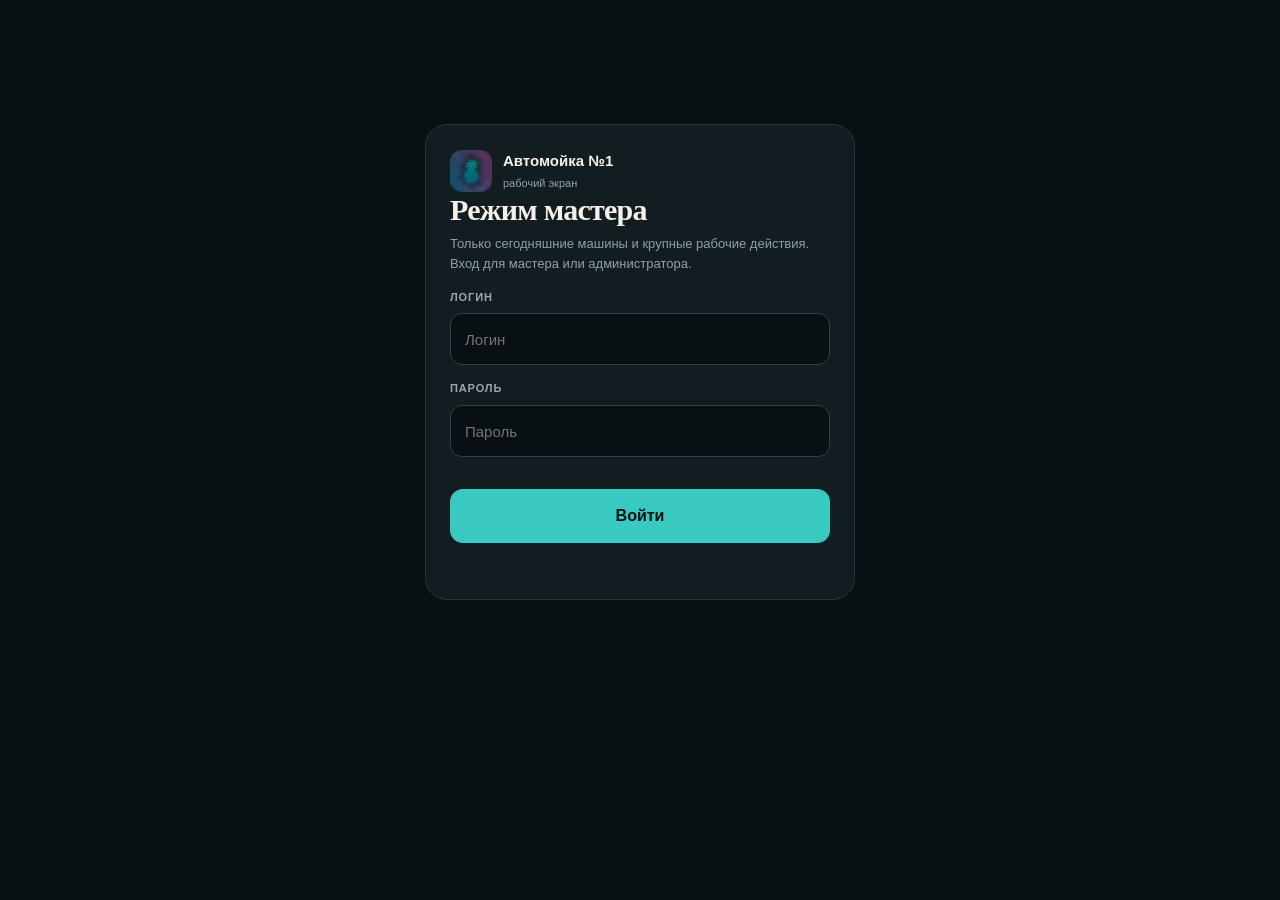
<file: frontend/master.html>
<!DOCTYPE html>
<html lang="ru">
<head>
<meta charset="UTF-8">
<meta name="viewport" content="width=device-width,initial-scale=1,viewport-fit=cover">
<meta name="theme-color" content="#111a1d">
<title>Режим мастера — Автомойка №1</title>
<link rel="icon" href="static/img/favicon.ico" sizes="any">
<link rel="stylesheet" href="static/css/theme.css">
<style>
  :root{color-scheme:dark}
  *{box-sizing:border-box}
  body{margin:0;background:#091014;color:#f5f1e8;font-family:Manrope,Arial,sans-serif;min-height:100vh}
  button,input{font:inherit}
  .shell{width:min(760px,100%);margin:0 auto;padding:calc(16px + env(safe-area-inset-top)) 14px calc(96px + env(safe-area-inset-bottom))}
  .mast-head{display:flex;align-items:center;justify-content:space-between;gap:12px;margin-bottom:20px}
  .brand{display:flex;align-items:center;gap:11px}.brand img{width:42px;height:42px;border-radius:12px}.brand b{display:block;font-size:15px}.brand span{display:block;color:#8fa1a4;font-size:11px;margin-top:2px}
  .icon-btn{width:44px;height:44px;border-radius:12px;border:1px solid #26363b;background:#111d21;color:#fff;font-size:20px}
  .login{max-width:430px;margin:12vh auto 0;background:#111d21;border:1px solid #26363b;border-radius:22px;padding:24px}
  .login h1{font:600 30px Spectral,Georgia,serif;margin:0 0 7px}.muted{color:#91a0a4;font-size:13px;line-height:1.55}
  .field{margin-top:15px}.field label{display:block;color:#9ca8aa;font-size:11px;font-weight:800;letter-spacing:.08em;margin-bottom:7px}.field input{width:100%;height:52px;border:1px solid #304247;border-radius:12px;background:#081014;color:#fff;padding:0 14px;outline:none}.field input:focus{border-color:#3ac7c1}
  .primary{width:100%;min-height:54px;margin-top:18px;border:0;border-radius:13px;background:#39c9c1;color:#061012;font-weight:900}
  .status{min-height:20px;margin-top:12px;color:#e67878;font-size:12px}
  .dayline{display:flex;align-items:end;justify-content:space-between;gap:10px;margin:2px 0 14px}.dayline h1{font:600 31px Spectral,Georgia,serif;margin:0}.dayline p{margin:3px 0 0;color:#91a0a4;font-size:12px}
  .filters{display:flex;gap:7px;overflow:auto;padding-bottom:13px;scrollbar-width:none}.filters button{white-space:nowrap;border:1px solid #28383d;background:#111d21;color:#aab5b7;border-radius:99px;padding:9px 13px;font-size:11px;font-weight:800}.filters button.active{background:#eef0e9;color:#0b1215;border-color:#eef0e9}
  .jobs{display:grid;gap:11px}.job{background:#111d21;border:1px solid #26373b;border-radius:18px;padding:16px;overflow:hidden}.job.active{border-color:#36c6c0;box-shadow:0 0 0 1px #36c6c0 inset}.job.done{opacity:.62}
  .job-top{display:grid;grid-template-columns:68px 1fr auto;gap:11px;align-items:start}.time{font:700 22px 'Space Mono',monospace;color:#4bd6d0}.tag{font-size:9px;text-transform:uppercase;letter-spacing:.08em;font-weight:900;border-radius:99px;padding:6px 8px;background:#26383d;color:#c8d1d2}
  .job h2{font-size:16px;line-height:1.25;margin:0 0 5px}.client{color:#aab5b7;font-size:12px}.meta{display:flex;flex-wrap:wrap;gap:7px;margin:13px 0}.meta span{border-radius:8px;background:#0a1316;color:#b8c3c4;padding:7px 9px;font-size:11px}
  .actions{display:grid;grid-template-columns:54px 1fr;gap:8px}.call,.next{min-height:52px;border-radius:12px;font-weight:900}.call{display:grid;place-items:center;border:1px solid #304247;background:#0b1518;color:#fff;text-decoration:none;font-size:20px}.next{border:0;background:#39c9c1;color:#071113}.next:disabled{background:#26363b;color:#738084}
  .empty{text-align:center;padding:60px 20px;color:#809094}.empty b{display:block;color:#eef1ea;font:600 22px Spectral,serif;margin-bottom:7px}
  .notice{position:fixed;left:50%;bottom:calc(18px + env(safe-area-inset-bottom));transform:translate(-50%,20px);width:min(420px,calc(100% - 28px));padding:13px 15px;background:#eff2eb;color:#0b1316;border-radius:12px;font-size:12px;font-weight:800;opacity:0;pointer-events:none;transition:.2s}.notice.show{opacity:1;transform:translate(-50%,0)}
  @media(min-width:700px){.shell{padding-left:22px;padding-right:22px}.jobs{grid-template-columns:1fr 1fr}.job-top{grid-template-columns:60px 1fr auto}}
</style>
</head>
<body>
<main class="shell">
  <section id="loginScreen" class="login">
    <div class="brand"><img src="static/img/logo.png" alt="Ананас"><div><b>Автомойка №1</b><span>рабочий экран</span></div></div>
    <h1>Режим мастера</h1>
    <p class="muted">Только сегодняшние машины и крупные рабочие действия. Вход для мастера или администратора.</p>
    <div class="field"><label>ЛОГИН</label><input id="loginInput" autocomplete="username" placeholder="Логин"></div>
    <div class="field"><label>ПАРОЛЬ</label><input id="passwordInput" type="password" autocomplete="current-password" placeholder="Пароль"></div>
    <button class="primary" id="loginBtn">Войти</button>
    <div class="status" id="loginStatus"></div>
  </section>

  <section id="workScreen" hidden>
    <header class="mast-head">
      <div class="brand"><img src="static/img/logo.png" alt="Ананас"><div><b>Автомойка №1</b><span id="syncLabel">синхронизация…</span></div></div>
      <div><button class="icon-btn" id="refreshBtn" aria-label="Обновить">↻</button> <button class="icon-btn" id="logoutBtn" aria-label="Выйти">⏻</button></div>
    </header>
    <div class="dayline"><div><h1>Сегодня</h1><p id="todayLabel"></p></div><b id="jobCount">0 машин</b></div>
    <div class="filters" id="filters">
      <button class="active" data-filter="active">В работе</button>
      <button data-filter="all">Все</button>
      <button data-filter="pending">Ожидают</button>
      <button data-filter="done">Готово</button>
    </div>
    <div class="jobs" id="jobs"></div>
  </section>
</main>
<div class="notice" id="notice" aria-live="polite"></div>
<script src="static/js/api.js"></script>
<script>
  const statusLabels = {pending:'ожидает',confirmed:'подтверждена',in_progress:'в работе',done:'готово',cancelled:'отменена'};
  const nextStatus = {pending:'confirmed',confirmed:'in_progress',in_progress:'done'};
  const nextLabels = {pending:'Подтвердить запись',confirmed:'Начать мойку',in_progress:'Машина готова'};
  let rows = [], filter = 'active', refreshTimer;

  const localDate = () => {
    const d = new Date(), offset = d.getTimezoneOffset();
    return new Date(d.getTime() - offset * 60000).toISOString().slice(0,10);
  };
  const plural = n => n % 10 === 1 && n % 100 !== 11 ? 'машина' : ([2,3,4].includes(n % 10) && ![12,13,14].includes(n % 100) ? 'машины' : 'машин');
  const esc = value => String(value ?? '').replace(/[&<>"']/g, ch => ({'&':'&amp;','<':'&lt;','>':'&gt;','"':'&quot;',"'":'&#39;'}[ch]));
  const phoneHref = phone => phone ? 'tel:' + String(phone).replace(/[^\d+]/g,'') : '#';
  function toast(text) {
    const el = document.getElementById('notice'); el.textContent = text; el.classList.add('show');
    clearTimeout(toast.timer); toast.timer = setTimeout(() => el.classList.remove('show'), 2200);
  }
  function openWork() {
    document.getElementById('loginScreen').hidden = true;
    document.getElementById('workScreen').hidden = false;
    document.getElementById('todayLabel').textContent = new Date().toLocaleDateString('ru-RU',{weekday:'long',day:'numeric',month:'long'});
    loadJobs();
    clearInterval(refreshTimer); refreshTimer = setInterval(loadJobs, 60000);
  }
  async function loadJobs() {
    try {
      rows = await api('/bookings/admin/all?day=' + localDate());
      document.getElementById('syncLabel').textContent = 'обновлено ' + new Date().toLocaleTimeString('ru-RU',{hour:'2-digit',minute:'2-digit'});
      render();
    } catch (e) {
      if (e.status === 401 || e.status === 403) { clearAuth(); location.reload(); return; }
      toast('Не удалось обновить записи');
    }
  }
  function visibleRows() {
    if (filter === 'all') return rows;
    if (filter === 'active') return rows.filter(row => !['done','cancelled'].includes(row.status));
    return rows.filter(row => row.status === filter);
  }
  function render() {
    const list = visibleRows();
    document.getElementById('jobCount').textContent = `${list.length} ${plural(list.length)}`;
    const el = document.getElementById('jobs');
    if (!list.length) {
      el.innerHTML = '<div class="empty"><b>Здесь пока пусто</b>Записи появятся автоматически.</div>';
      return;
    }
    el.innerHTML = list.map(row => {
      const time = new Date(row.scheduled_at).toLocaleTimeString('ru-RU',{hour:'2-digit',minute:'2-digit'});
      const canCall = Boolean(row.client_phone);
      const price = row.price != null ? `${Math.round(row.price).toLocaleString('ru-RU')} ₽` : '';
      return `<article class="job ${row.status === 'in_progress' ? 'active' : ''} ${row.status === 'done' ? 'done' : ''}">
        <div class="job-top"><time class="time">${time}</time><div><h2>${esc(row.service_name)}</h2><div class="client">${esc(row.client_name)}${row.client_phone ? ' · ' + esc(row.client_phone) : ''}</div></div><span class="tag">${statusLabels[row.status] || esc(row.status)}</span></div>
        <div class="meta">${row.service_duration_min ? `<span>≈ ${row.service_duration_min} мин</span>` : ''}${price ? `<span>${price}</span>` : ''}${row.box_number ? `<span>Бокс ${row.box_number}</span>` : ''}</div>
        <div class="actions"><a class="call" ${canCall ? `href="${phoneHref(row.client_phone)}"` : 'aria-disabled="true"'} aria-label="Позвонить клиенту">☎</a>
        <button class="next" data-id="${row.id}" data-status="${row.status}" ${nextStatus[row.status] ? '' : 'disabled'}>${nextLabels[row.status] || (row.status === 'done' ? 'Готово' : 'Нет действия')}</button></div>
      </article>`;
    }).join('');
  }
  document.getElementById('jobs').addEventListener('click', async event => {
    const button = event.target.closest('.next[data-id]');
    if (!button || !nextStatus[button.dataset.status]) return;
    button.disabled = true; button.textContent = 'Сохраняем…';
    try {
      await api('/bookings/admin/' + button.dataset.id,{method:'PATCH',body:JSON.stringify({status:nextStatus[button.dataset.status]})});
      if (navigator.vibrate) navigator.vibrate(12);
      toast(nextStatus[button.dataset.status] === 'done' ? 'Машина отмечена готовой' : 'Статус обновлён');
      await loadJobs();
    } catch (e) { toast(e.message || 'Не удалось обновить статус'); button.disabled = false; render(); }
  });
  document.getElementById('filters').addEventListener('click', event => {
    const button = event.target.closest('button[data-filter]'); if (!button) return;
    filter = button.dataset.filter;
    document.querySelectorAll('#filters button').forEach(item => item.classList.toggle('active',item === button));
    render();
  });
  document.getElementById('loginBtn').addEventListener('click', async () => {
    const status = document.getElementById('loginStatus'); status.textContent = '';
    try {
      const data = await api('/auth/login',{method:'POST',body:JSON.stringify({login:document.getElementById('loginInput').value.trim(),password:document.getElementById('passwordInput').value})});
      if (!['master','admin'].includes(data.role)) { status.textContent = 'Этот режим доступен только мастеру и администратору.'; return; }
      setAuthToken(data.access_token,data.role); openWork();
    } catch (e) { status.textContent = 'Неверный логин или пароль.'; }
  });
  document.getElementById('passwordInput').addEventListener('keydown', e => { if (e.key === 'Enter') document.getElementById('loginBtn').click(); });
  document.getElementById('refreshBtn').addEventListener('click', loadJobs);
  document.getElementById('logoutBtn').addEventListener('click', () => { clearAuth(); location.reload(); });
  if (['master','admin'].includes(getAuthRole()) && getAuthToken()) openWork();
</script>
</body>
</html>
</file>
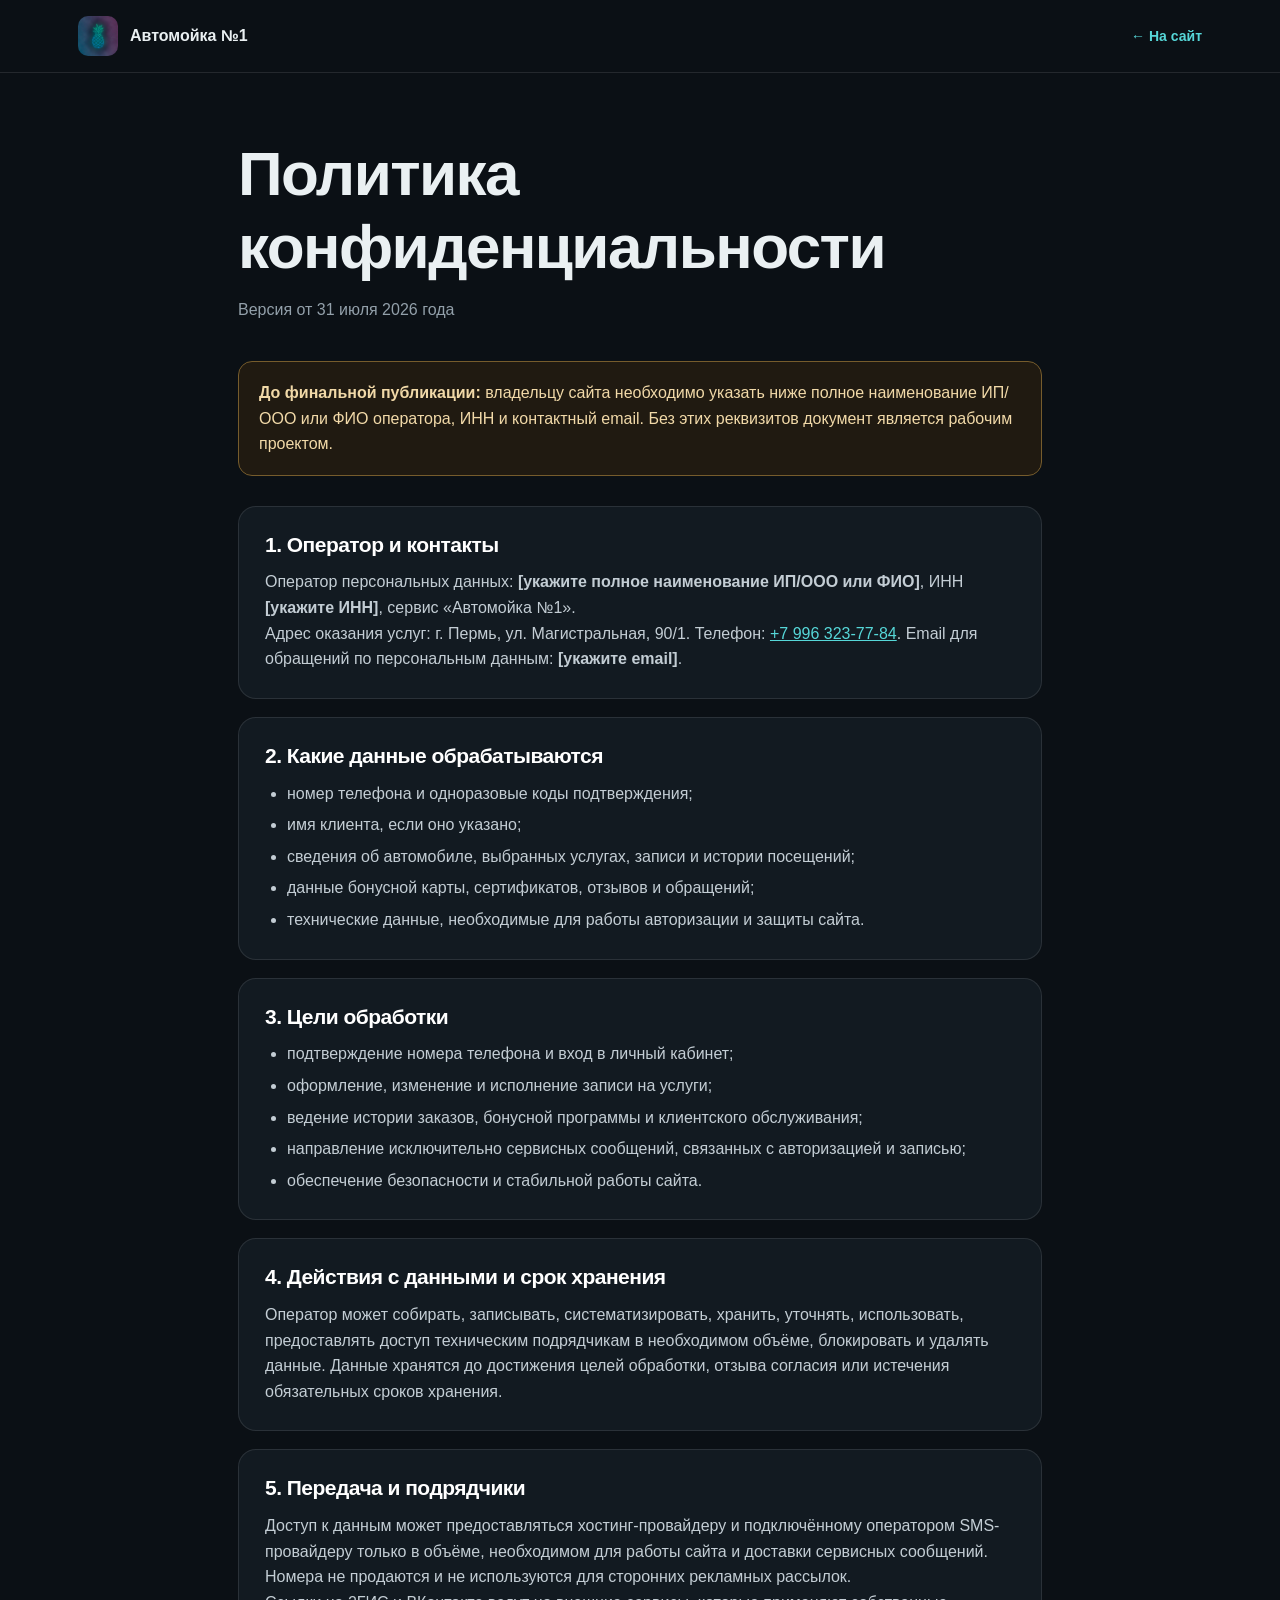
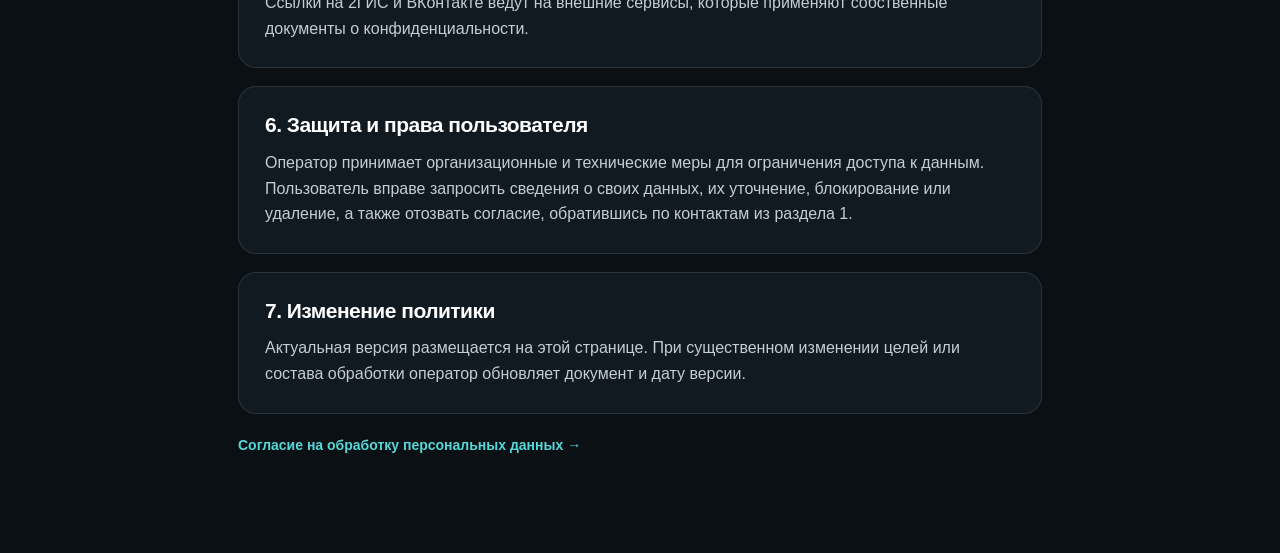
<file: frontend/privacy.html>
<!DOCTYPE html>
<html lang="ru">
<head>
<meta charset="UTF-8">
<meta name="viewport" content="width=device-width, initial-scale=1.0">
<title>Политика конфиденциальности — Автомойка №1</title>
<link rel="icon" href="static/img/favicon.ico" sizes="any">
<link rel="stylesheet" href="static/css/theme.css">
<style>
  body{background:#0B1015;color:#EAF0F2;}
  .legal-top{border-bottom:1px solid rgba(255,255,255,.1);}
  .legal-top .wrap{min-height:72px;display:flex;align-items:center;justify-content:space-between;gap:20px;}
  .legal-brand{display:flex;align-items:center;gap:12px;font-weight:800;}
  .legal-brand img{width:40px;height:40px;border-radius:10px;object-fit:cover;}
  .legal-back{color:#56D7D8;font-size:14px;font-weight:700;}
  .legal-page{max-width:860px;margin:0 auto;padding:64px 28px 96px;}
  .legal-page h1{font-size:clamp(34px,6vw,62px);margin-bottom:14px;}
  .legal-meta{color:#93A0AA;margin-bottom:38px;}
  .legal-warning{background:#201A11;border:1px solid #765C2C;border-radius:14px;padding:18px 20px;color:#F1D9A8;margin-bottom:30px;}
  .legal-card{background:#121A21;border:1px solid rgba(255,255,255,.1);border-radius:18px;padding:26px;margin-bottom:18px;}
  .legal-card h2{font-size:21px;margin-bottom:12px;color:#fff;}
  .legal-card p,.legal-card li{color:#C3CDD4;}
  .legal-card ul{padding-left:22px;margin-top:8px;}
  .legal-card li+li{margin-top:6px;}
  .legal-card a{color:#56D7D8;text-decoration:underline;}
  @media(max-width:600px){.legal-page{padding:40px 16px 80px}.legal-card{padding:20px}.legal-top .wrap{padding:0 16px}}
</style>
</head>
<body>
<header class="legal-top">
  <div class="wrap">
    <a class="legal-brand" href="index.html"><img src="static/img/logo.png" alt="Ананас — логотип Автомойки №1">Автомойка №1</a>
    <a class="legal-back" href="index.html">← На сайт</a>
  </div>
</header>
<main class="legal-page">
  <h1>Политика конфиденциальности</h1>
  <p class="legal-meta">Версия от 31 июля 2026 года</p>

  <div class="legal-warning"><strong>До финальной публикации:</strong> владельцу сайта необходимо указать ниже полное наименование ИП/ООО или ФИО оператора, ИНН и контактный email. Без этих реквизитов документ является рабочим проектом.</div>

  <section class="legal-card">
    <h2>1. Оператор и контакты</h2>
    <p>Оператор персональных данных: <strong>[укажите полное наименование ИП/ООО или ФИО]</strong>, ИНН <strong>[укажите ИНН]</strong>, сервис «Автомойка №1».</p>
    <p>Адрес оказания услуг: г. Пермь, ул. Магистральная, 90/1. Телефон: <a href="tel:+79963237784">+7 996 323-77-84</a>. Email для обращений по персональным данным: <strong>[укажите email]</strong>.</p>
  </section>

  <section class="legal-card">
    <h2>2. Какие данные обрабатываются</h2>
    <ul>
      <li>номер телефона и одноразовые коды подтверждения;</li>
      <li>имя клиента, если оно указано;</li>
      <li>сведения об автомобиле, выбранных услугах, записи и истории посещений;</li>
      <li>данные бонусной карты, сертификатов, отзывов и обращений;</li>
      <li>технические данные, необходимые для работы авторизации и защиты сайта.</li>
    </ul>
  </section>

  <section class="legal-card">
    <h2>3. Цели обработки</h2>
    <ul>
      <li>подтверждение номера телефона и вход в личный кабинет;</li>
      <li>оформление, изменение и исполнение записи на услуги;</li>
      <li>ведение истории заказов, бонусной программы и клиентского обслуживания;</li>
      <li>направление исключительно сервисных сообщений, связанных с авторизацией и записью;</li>
      <li>обеспечение безопасности и стабильной работы сайта.</li>
    </ul>
  </section>

  <section class="legal-card">
    <h2>4. Действия с данными и срок хранения</h2>
    <p>Оператор может собирать, записывать, систематизировать, хранить, уточнять, использовать, предоставлять доступ техническим подрядчикам в необходимом объёме, блокировать и удалять данные. Данные хранятся до достижения целей обработки, отзыва согласия или истечения обязательных сроков хранения.</p>
  </section>

  <section class="legal-card">
    <h2>5. Передача и подрядчики</h2>
    <p>Доступ к данным может предоставляться хостинг-провайдеру и подключённому оператором SMS-провайдеру только в объёме, необходимом для работы сайта и доставки сервисных сообщений. Номера не продаются и не используются для сторонних рекламных рассылок.</p>
    <p>Ссылки на 2ГИС и ВКонтакте ведут на внешние сервисы, которые применяют собственные документы о конфиденциальности.</p>
  </section>

  <section class="legal-card">
    <h2>6. Защита и права пользователя</h2>
    <p>Оператор принимает организационные и технические меры для ограничения доступа к данным. Пользователь вправе запросить сведения о своих данных, их уточнение, блокирование или удаление, а также отозвать согласие, обратившись по контактам из раздела 1.</p>
  </section>

  <section class="legal-card">
    <h2>7. Изменение политики</h2>
    <p>Актуальная версия размещается на этой странице. При существенном изменении целей или состава обработки оператор обновляет документ и дату версии.</p>
  </section>

  <p><a class="legal-back" href="consent.html">Согласие на обработку персональных данных →</a></p>
</main>
</body>
</html>
</file>
<file: frontend/static/css/theme.css>
/* =========================================================================
   Автомойка №1 — общая дизайн-система
   Направление: современная автомобильная эстетика. Графит, фирменный
   бирюзовый Mark II, красный цвет действий и ананас как знак бренда.
   ========================================================================= */

:root{
  --sumi:#0B1015;
  --indigo:#15202A;
  --washi:#F1F3F4;
  --washi-card:#FFFFFF;
  --washi-2:#E7EBED;
  --line:rgba(11,16,21,0.14);
  --line-soft:rgba(11,16,21,0.07);
  --vermillion:#E73D2B;
  --vermillion-dark:#C92F20;
  --jade:#21BFC4;
  --jade-dark:#087C82;
  --gold:#B89052;
  --ink-soft:#53606B;
  --ink-soft-2:#7E8993;
  --radius:16px;
  --shadow:0 24px 60px -28px rgba(20,15,5,0.35);
  --shadow-soft:0 10px 30px -14px rgba(20,15,5,0.22);
  --ease:cubic-bezier(.16,1,.3,1);   /* премиальный easing — быстрый старт, мягкое затухание */
  --ease-soft:cubic-bezier(.4,0,.2,1);
}

*{box-sizing:border-box;margin:0;padding:0;}
html{scroll-behavior:smooth;}
body{
  font-family:'Manrope',sans-serif;
  background:var(--washi);
  color:var(--sumi);
  line-height:1.6;
  overflow-x:hidden;
  position:relative;
}
/* тонкое зерно бумаги поверх всего сайта — едва заметное, но считывается как "печать", а не CSS-градиент */
body::before{
  content:"";position:fixed;inset:0;z-index:9999;pointer-events:none;
  opacity:0;mix-blend-mode:multiply;
  background-image:url("data:image/svg+xml,%3Csvg xmlns='http://www.w3.org/2000/svg' width='160' height='160'%3E%3Cfilter id='n'%3E%3CfeTurbulence type='fractalNoise' baseFrequency='0.9' numOctaves='2' stitchTiles='stitch'/%3E%3C/filter%3E%3Crect width='100%25' height='100%25' filter='url(%23n)'/%3E%3C/svg%3E");
}
h1,h2,h3,.display{font-family:'Manrope',sans-serif;font-weight:700;letter-spacing:-0.025em;line-height:1.18;}
.mono{font-family:'Space Mono',monospace;font-variant-numeric:tabular-nums;}
a{color:inherit;text-decoration:none;}
img,svg{display:block;max-width:100%;}
.wrap{max-width:1180px;margin:0 auto;padding:0 28px;}
button{font-family:inherit;cursor:pointer;border:none;background:none;}
@media (prefers-reduced-motion: reduce){*{animation-duration:.001ms !important;transition-duration:.001ms !important;}}

/* ---------- сейгайха (волна) — тонкая текстура для тёмных секций ---------- */
.seigaiha{
  background-image:
    radial-gradient(circle at 0 100%, transparent 22px, rgba(247,242,231,0.05) 23px, rgba(247,242,231,0.05) 24px, transparent 25px),
    radial-gradient(circle at 40px 100%, transparent 22px, rgba(247,242,231,0.05) 23px, rgba(247,242,231,0.05) 24px, transparent 25px);
  background-size:40px 24px;
  background-position:0 0, 20px 0;
  background-repeat:repeat-x;
}

/* ---------- hanko — печать-акцент (ненавязчивая деталь) ---------- */
.hanko{
  position:absolute;width:56px;height:56px;border-radius:6px;
  border:2px solid var(--vermillion);color:var(--vermillion);
  display:flex;align-items:center;justify-content:center;
  font-family:'Spectral',serif;font-weight:600;font-size:22px;
  transform:rotate(-6deg);opacity:0;background:rgba(255,253,248,0.85);
  box-shadow:0 6px 16px -8px rgba(190,59,59,0.45);
}

/* ---------- типографика секций ---------- */
section{padding:86px 0;}
.section-head{max-width:640px;margin-bottom:48px;}
.section-head .kicker{
  font-size:12.5px;font-weight:700;letter-spacing:1.4px;text-transform:uppercase;
  color:var(--vermillion);margin-bottom:10px;display:flex;align-items:center;gap:8px;
}
.section-head .kicker::before{content:"";width:18px;height:1.5px;background:var(--vermillion);display:inline-block;}
.section-head h2{font-size:clamp(26px,3vw,36px);color:var(--sumi);}
.section-head p{color:var(--ink-soft);margin-top:12px;font-size:16px;}

/* ---------- кнопки ---------- */
.btn{
  display:inline-flex;align-items:center;justify-content:center;gap:8px;
  padding:13px 26px;border-radius:8px;font-weight:700;font-size:14.5px;
  transition:transform .35s var(--ease), box-shadow .35s var(--ease), background .25s var(--ease-soft);
  letter-spacing:0.2px;position:relative;overflow:hidden;isolation:isolate;
}
.btn::before{
  content:"";position:absolute;inset:0;z-index:-1;
  background:linear-gradient(115deg, transparent 30%, rgba(255,255,255,0.28) 50%, transparent 70%);
  transform:translateX(-120%);transition:transform .6s var(--ease);
}
.btn:hover::before{transform:translateX(120%);}
.btn:focus-visible{outline:2px solid var(--gold);outline-offset:2px;}
.btn:active{transform:scale(0.97);}
.btn-primary{background:var(--vermillion);color:#fff;box-shadow:0 12px 24px -12px rgba(190,59,59,0.55);}
.btn-primary:hover{background:var(--vermillion-dark);transform:translateY(-2px);box-shadow:0 16px 32px -12px rgba(190,59,59,0.65);}
.btn-primary:active{transform:translateY(0) scale(0.97);}
.btn-ghost{background:rgba(255,255,255,0.08);color:#fff;border:1px solid rgba(255,255,255,0.28);}
.btn-ghost:hover{background:rgba(255,255,255,0.16);transform:translateY(-2px);}
.btn-dark{background:var(--sumi);color:#fff;}
.btn-dark:hover{transform:translateY(-2px);background:#22262E;}
.btn-outline{background:transparent;border:1.5px solid var(--sumi);color:var(--sumi);}
.btn-outline:hover{background:var(--sumi);color:#fff;transform:translateY(-2px);}
.btn:disabled{opacity:.5;cursor:not-allowed;transform:none !important;}

/* ---------- карточки / поля форм ---------- */
.card{background:var(--washi-card);border:1px solid var(--line);border-radius:var(--radius);}
.field{margin-bottom:14px;}
.field label{display:block;font-size:12px;font-weight:700;color:var(--ink-soft);margin-bottom:6px;text-transform:uppercase;letter-spacing:.5px;}
.field input, .field select{
  width:100%;padding:12px 14px;border-radius:9px;border:1.5px solid var(--line);font-family:inherit;font-size:15px;
  background:var(--washi-2);color:var(--sumi);
}
.field input:focus, .field select:focus{outline:none;border-color:var(--jade);}
.consent-check{
  display:flex;align-items:flex-start;gap:10px;margin:10px 0 14px;
  color:var(--ink-soft);font-size:11.5px;line-height:1.45;text-transform:none;letter-spacing:0;
}
.consent-check input{
  appearance:auto;width:17px;height:17px;min-width:17px;margin-top:1px;accent-color:var(--jade-dark);
}
.consent-check a{color:var(--jade-dark);text-decoration:underline;text-underline-offset:2px;}
.book-widget .consent-check{color:#AEB8C2;}
.book-widget .consent-check a{color:#56D7D8;}
.legal-links{display:flex;gap:14px;flex-wrap:wrap;}
.legal-links a{text-decoration:underline;text-underline-offset:3px;}

/* ---------- reveal-анимация при скролле ---------- */
.reveal{opacity:0;transform:translateY(28px);transition:opacity .8s var(--ease), transform .8s var(--ease);transition-delay:var(--d,0s);}
.reveal.in{opacity:1;transform:translateY(0);}

/* ---------- галерея ---------- */
.gallery-grid{display:grid;grid-template-columns:repeat(4,1fr);grid-auto-rows:170px;gap:14px;}
.gallery-item{position:relative;border-radius:14px;overflow:hidden;grid-column:span 1;}
.gallery-item.span-2{grid-column:span 2;}
.gallery-item img{width:100%;height:100%;object-fit:cover;display:block;transition:transform .7s var(--ease);}
.gallery-item:hover img{transform:scale(1.08);}
.gallery-cap{position:absolute;left:0;right:0;bottom:0;padding:10px 12px 8px;background:linear-gradient(0deg, rgba(0,0,0,0.72), transparent);color:#fff;font-size:12.5px;font-weight:600;transition:transform .4s var(--ease);}
@media (max-width:900px){.gallery-grid{grid-template-columns:repeat(2,1fr);grid-auto-rows:150px;}}
@media (max-width:560px){.gallery-grid{grid-template-columns:1fr;}.gallery-item.span-2{grid-column:span 1;}}

/* ---------- лайтбокс для просмотра фото крупно ---------- */
.lightbox-overlay{
  position:fixed;inset:0;z-index:2000;background:rgba(15,12,8,0.92);
  display:flex;align-items:center;justify-content:center;padding:40px;
  opacity:0;pointer-events:none;transition:opacity .35s var(--ease-soft);
}
.lightbox-overlay.open{opacity:1;pointer-events:auto;}
.lightbox-overlay img{
  max-width:min(90vw, 1100px);max-height:85vh;border-radius:10px;
  box-shadow:0 40px 100px -20px rgba(0,0,0,0.6);
  transform:scale(0.94);transition:transform .35s var(--ease);
}
.lightbox-overlay.open img{transform:scale(1);}
.lightbox-close{
  position:absolute;top:24px;right:28px;width:44px;height:44px;border-radius:50%;
  background:rgba(255,255,255,0.1);color:#fff;font-size:22px;display:flex;
  align-items:center;justify-content:center;transition:background .2s;
}
.lightbox-close:hover{background:rgba(255,255,255,0.22);}
.lightbox-caption{position:absolute;bottom:28px;left:0;right:0;text-align:center;color:#E7DFCB;font-size:13.5px;}

/* ---------- пуш-карта с ананасами ---------- */
.punch-card{display:grid;grid-template-columns:repeat(6,1fr);gap:14px;}
.punch-slot{aspect-ratio:1;border-radius:50%;border:1.5px solid var(--line);display:flex;align-items:center;justify-content:center;position:relative;background:var(--washi-2);}
.punch-slot .num{position:absolute;top:-8px;right:-4px;font-size:10px;font-weight:700;color:var(--ink-soft-2);background:var(--washi-card);border:1px solid var(--line);padding:1px 5px;border-radius:100px;}
.punch-slot.reward-50{border-color:var(--vermillion);}
.punch-slot.reward-100{border-color:var(--gold);}
.punch-slot .reward-label{font-size:11px;font-weight:800;color:var(--sumi);}
.punch-slot.filled{background:rgba(30,138,114,0.12);border-color:var(--jade);animation:pineapplePop .5s var(--ease) backwards;animation-delay:var(--d,0s);}
@keyframes pineapplePop{0%{transform:scale(0.4);opacity:0;}60%{transform:scale(1.15);opacity:1;}100%{transform:scale(1);}}
.punch-slot svg{width:54%;height:54%;color:var(--jade-dark);}
.punch-card.on-dark .punch-slot{background:rgba(255,255,255,0.05);border-color:rgba(255,255,255,0.22);}
.punch-card.on-dark .punch-slot .num{background:var(--sumi);color:rgba(255,255,255,0.6);border-color:rgba(255,255,255,0.2);}
.punch-card.on-dark .punch-slot .reward-label{color:#fff;}
@media (max-width:700px){.punch-card{grid-template-columns:repeat(4,1fr);}}

/* ---------- бейджи/статусы ---------- */
.badge{font-size:11.5px;font-weight:700;padding:5px 11px;border-radius:100px;background:var(--washi-2);color:var(--jade-dark);}
.badge.status-pending{color:var(--gold);}
.badge.status-done{color:var(--jade-dark);}
.badge.status-cancelled{color:var(--vermillion);}

/* ---------- стаггер: карточки внутри reveal-секции проявляются по очереди ---------- */
.reveal .service-card, .reveal .gallery-item, .reveal .tier-card{
  opacity:0;transform:translateY(18px) scale(0.98);
  transition:opacity .6s var(--ease), transform .6s var(--ease);
}
.reveal.in .service-card, .reveal.in .gallery-item, .reveal.in .tier-card{opacity:1;transform:translateY(0) scale(1);}
.reveal.in .service-card:nth-child(1), .reveal.in .gallery-item:nth-child(1){transition-delay:.05s;}
.reveal.in .service-card:nth-child(2), .reveal.in .gallery-item:nth-child(2){transition-delay:.11s;}
.reveal.in .service-card:nth-child(3), .reveal.in .gallery-item:nth-child(3){transition-delay:.17s;}
.reveal.in .service-card:nth-child(4), .reveal.in .gallery-item:nth-child(4){transition-delay:.23s;}
.reveal.in .gallery-item:nth-child(5){transition-delay:.29s;}
.reveal.in .gallery-item:nth-child(6){transition-delay:.35s;}
.reveal.in .gallery-item:nth-child(7){transition-delay:.41s;}
.reveal.in .gallery-item:nth-child(n+8){transition-delay:.46s;}

/* ---------- утилиты ---------- */
.text-muted{color:var(--ink-soft);}
.divider{height:1px;background:var(--line);margin:24px 0;border:none;}
.divider-gold{height:1px;background:linear-gradient(90deg, var(--gold), transparent);margin:24px 0;border:none;}

/* ---------- курсор-подсветка в hero (следует за мышью, ненавязчиво) ---------- */
.cursor-glow{
  position:absolute;width:480px;height:480px;border-radius:50%;pointer-events:none;
  background:radial-gradient(circle, rgba(190,59,59,0.16), transparent 70%);
  transform:translate(-50%,-50%);left:var(--x,50%);top:var(--y,30%);
  transition:left .5s var(--ease-soft), top .5s var(--ease-soft);
  z-index:0;
}

/* ---------- навигация: подчёркивание активного пункта ---------- */
.navlinks a{position:relative;}
.navlinks a::after{
  content:"";position:absolute;left:0;bottom:-6px;width:0;height:1.5px;
  background:currentColor;transition:width .3s var(--ease);
}
.navlinks a:hover::after, .navlinks a.active::after{width:100%;}

/* ---------- единый цветокор фотографий ---------- */
/* приводит разнобойные по свету/балансу фото к одному строю — тёплые тени, приглушённые света */
.photo-grade{filter:saturate(1.06) contrast(1.04) brightness(0.98);}

/* ---------- "+" при наведении на фото — сигнал "можно посмотреть крупнее" ---------- */
.gallery-item{cursor:zoom-in;}
.gallery-item::after{
  content:"";position:absolute;top:14px;left:14px;width:30px;height:30px;border-radius:50%;
  background:rgba(20,23,28,0.55);opacity:0;transform:scale(0.7);
  transition:opacity .2s ease, transform .2s ease;
  background-image:linear-gradient(#fff,#fff), linear-gradient(#fff,#fff);
  background-size:12px 1.5px, 1.5px 12px;background-position:center;background-repeat:no-repeat;
}
.gallery-item:hover::after{opacity:1;transform:scale(1);}

/* ---------- скелетон-загрузка ---------- */
.skeleton{position:relative;overflow:hidden;background:var(--washi-2);border-radius:10px;}
.skeleton::after{
  content:"";position:absolute;inset:0;
  background:linear-gradient(90deg, transparent, rgba(255,255,255,0.55), transparent);
  transform:translateX(-100%);animation:skeletonShine 1.6s ease-in-out infinite;
}
@keyframes skeletonShine{100%{transform:translateX(100%);}}
.skeleton-card{height:230px;}
.skeleton-line{height:14px;margin-bottom:8px;}

/* ---------- степпер (шаги формы записи) ---------- */
.stepper{display:flex;align-items:center;gap:8px;margin-bottom:20px;}
.stepper .step{display:flex;align-items:center;gap:8px;}
.stepper .dot{
  width:24px;height:24px;border-radius:50%;display:flex;align-items:center;justify-content:center;
  font-size:11.5px;font-weight:700;background:var(--washi-2);color:var(--ink-soft-2);
  border:1.5px solid var(--line);transition:.25s;
}
.stepper .step.active .dot{background:var(--vermillion);border-color:var(--vermillion);color:#fff;}
.stepper .step.done .dot{background:var(--jade);border-color:var(--jade);color:#fff;}
.stepper .label{font-size:11.5px;font-weight:700;color:var(--ink-soft-2);}
.stepper .step.active .label{color:var(--sumi);}
.stepper .line{flex:1;height:1.5px;background:var(--line);}
.stepper .line.done{background:var(--jade);}

/* ---------- анимированные числа (счётчик) ---------- */
.count-up{font-variant-numeric:tabular-nums;}

/* ==========================================================================
   Премиальные фичи: курсор, магнитные кнопки, живая витрина, геймификация
   ========================================================================== */

/* ---------- кастомный курсор-капля (только десктоп, с тонким наведением) ---------- */
@media (hover:hover) and (pointer:fine){
  body.custom-cursor-on,body.custom-cursor-on *{cursor:none !important;}
  .custom-cursor{
    --cursor-progress:8%;position:fixed;top:0;left:0;width:24px;height:28px;pointer-events:none;z-index:9998;
    will-change:transform;transition:opacity .2s ease;
    opacity:0;filter:drop-shadow(0 3px 7px rgba(0,0,0,.3));
  }
  .custom-cursor.visible{opacity:1;}
  .cursor-scale-wrap{position:absolute;inset:0;transform:scale(1);transition:transform .16s var(--ease-soft);}
  .cursor-drop-shape{--drop-angle:0deg;--drop-stretch:1;--drop-squash:1;position:absolute;inset:0;transform:rotate(var(--drop-angle)) scaleX(var(--drop-squash)) scaleY(var(--drop-stretch));transform-origin:50% 62%;will-change:transform}
  .custom-cursor svg{position:absolute;inset:0;width:100%;height:100%;fill:rgba(7,15,18,.72);stroke:#67e1dc;stroke-width:1.35;}
  .cursor-drop-fill{position:absolute;z-index:1;inset:2px;background:linear-gradient(to top,#168d91 0,#67e1dc var(--cursor-progress),transparent var(--cursor-progress));clip-path:polygon(50% 0,72% 27%,91% 54%,100% 70%,94% 86%,78% 97%,50% 100%,22% 97%,6% 86%,0 70%,9% 54%,28% 27%);}
  .custom-cursor.hover-target .cursor-scale-wrap{transform:scale(1.35);}
  .custom-cursor.cursor-card .cursor-scale-wrap{transform:scale(1.55);}
  .custom-cursor.cursor-cta .cursor-scale-wrap{transform:scale(1.5);}
  .custom-cursor.hover-target:after{content:"";position:absolute;inset:-7px;border:1px solid rgba(103,225,220,.55);border-radius:50%;animation:cursorWaterRing 1.15s ease-out infinite}
  .custom-cursor.cursor-card:after{inset:-10px;border-color:rgba(103,225,220,.75);animation-duration:1.5s}
  .custom-cursor.cursor-cta:after{inset:-6px;border-width:2px;border-color:rgba(255,138,101,.8);animation-duration:.85s}
  .custom-cursor.pressed .cursor-scale-wrap{transform:scale(.78)}
}
.cursor-impulse{position:fixed;z-index:9997;width:10px;height:10px;margin:-5px 0 0 -5px;border-radius:50%;pointer-events:none;border:2px solid rgba(255,138,101,.9);box-shadow:0 0 20px rgba(255,138,101,.5);animation:cursorImpulseBurst .5s cubic-bezier(.2,.8,.2,1) forwards}
@keyframes cursorImpulseBurst{0%{opacity:1;transform:scale(.4)}100%{opacity:0;transform:scale(4.2)}}
.cursor-trail-drop{position:fixed;z-index:9996;width:4px;height:5px;margin:-2.5px 0 0 -2px;border-radius:50% 50% 60% 40%;background:linear-gradient(180deg,#8be9e4,#168d91);pointer-events:none;opacity:.8;animation:cursorTrailFall .56s ease-in forwards}
@keyframes cursorTrailFall{0%{opacity:.8;transform:translate(0,0) scale(1)}100%{opacity:0;transform:translate(var(--tx,0px),var(--ty,14px)) scale(.25)}}

@keyframes cursorWaterRing{0%{transform:scale(.65);opacity:0}30%{opacity:1}100%{transform:scale(1.35);opacity:0}}
.water-click-ripple{position:fixed;z-index:9997;width:12px;height:12px;border:1px solid rgba(103,225,220,.8);border-radius:50%;pointer-events:none;transform:translate(-50%,-50%);animation:waterClickRipple .62s ease-out forwards}
@keyframes waterClickRipple{0%{opacity:.9;box-shadow:0 0 0 0 rgba(103,225,220,.25)}100%{opacity:0;transform:translate(-50%,-50%) scale(5);box-shadow:0 0 0 7px rgba(103,225,220,0)}}
.water-click-spark{position:fixed;z-index:9997;width:5px;height:7px;border-radius:50% 50% 58% 42%;background:#67e1dc;pointer-events:none;transform:translate(-50%,-50%);animation:waterClickSpark .5s cubic-bezier(.2,.7,.25,1) forwards}
@keyframes waterClickSpark{0%{opacity:.9;transform:translate(-50%,-50%) scale(.8)}60%{opacity:.75;transform:translate(calc(-50% + var(--spark-x)),calc(-50% + var(--spark-y))) scale(1)}100%{opacity:0;transform:translate(calc(-50% + var(--spark-x)),calc(-50% + var(--spark-y) + 12px)) scale(.45)}}
@keyframes bubbleFloat{
  0%{transform:translate(-50%,-50%) scale(0.4);opacity:.8;}
  100%{transform:translate(-50%,-50%) translateY(-46px) scale(1);opacity:0;}
}

/* ---------- магнитные кнопки ---------- */
.btn-magnetic{transition:transform .25s var(--ease-soft);will-change:transform;}

/* ---------- скролл-эффект "смыв грязи" ---------- */
.dirt-wash-section{position:relative;overflow:hidden;}
.dirt-wash-layer{
  position:absolute;inset:0;z-index:5;pointer-events:none;
  background:linear-gradient(180deg, rgba(60,50,35,0.55), rgba(60,50,35,0.15));
  mix-blend-mode:multiply;
  clip-path:inset(0 0 0 0);
  transition:clip-path .1s linear;
}

/* ---------- индикатор текущей загруженности (дышащая точка) ---------- */
.load-pulse{display:inline-flex;align-items:center;gap:8px;font-size:12.5px;font-weight:700;}
.load-dot{width:9px;height:9px;border-radius:50%;position:relative;flex-shrink:0;}
.load-dot::after{
  content:"";position:absolute;inset:-5px;border-radius:50%;border:1.5px solid currentColor;
  animation:loadPulse 1.8s ease-out infinite;opacity:0.6;
}
@keyframes loadPulse{0%{transform:scale(0.6);opacity:.7;}100%{transform:scale(1.8);opacity:0;}}
.load-dot.low{background:var(--jade);color:var(--jade);}
.load-dot.medium{background:var(--gold);color:var(--gold);}
.load-dot.high{background:var(--vermillion);color:var(--vermillion);}

/* ---------- тепловая полоска загруженности по часам ---------- */
.busy-hours-bar{display:flex;align-items:flex-end;gap:4px;height:46px;}
.busy-hour-col{flex:1;display:flex;flex-direction:column;align-items:center;gap:4px;}
.busy-hour-fill{width:100%;border-radius:4px 4px 0 0;background:var(--jade);opacity:0.35;transition:height .6s var(--ease), opacity .3s;min-height:3px;}
.busy-hour-col.peak .busy-hour-fill{background:var(--vermillion);opacity:0.85;}
.busy-hour-label{font-size:9px;color:var(--ink-soft-2);}

/* ---------- тост "недавняя активность" ---------- */
.activity-toast{
  position:fixed;left:20px;bottom:20px;z-index:1500;max-width:290px;
  background:var(--washi-card);border:1px solid var(--line);border-radius:14px;
  padding:14px 16px;box-shadow:var(--shadow);
  display:flex;gap:12px;align-items:center;
  transform:translateY(20px);opacity:0;transition:transform .5s var(--ease), opacity .5s ease;
  pointer-events:none;
}
.activity-toast.show{transform:translateY(0);opacity:1;}
.activity-toast .dot{width:8px;height:8px;border-radius:50%;background:var(--jade);flex-shrink:0;box-shadow:0 0 0 4px rgba(30,138,114,0.18);}
.activity-toast .txt b{display:block;font-size:13px;}
.activity-toast .txt span{font-size:11.5px;color:var(--ink-soft-2);}
@media (max-width:640px){.activity-toast{left:12px;right:12px;max-width:none;bottom:12px;}}

/* ---------- единый mobile-first слой для сайта и кабинетов ---------- */
@media (max-width:640px){
  input,select,textarea{font-size:16px!important;}
  .btn,.tab-btn,button[type="submit"]{min-height:44px;}
  .topbar{position:sticky;top:0;z-index:70;background:rgba(255,255,255,.94);backdrop-filter:blur(14px);}
  .topbar .wrap{min-height:60px;}
  .auth-card,.card-section,.progress-section{border-radius:16px;}
  .content .card,.page .card{overscroll-behavior-x:contain;-webkit-overflow-scrolling:touch;}
  .sidebar{scrollbar-width:none;scroll-snap-type:x proximity;}
  .sidebar::-webkit-scrollbar{display:none;}
  .sidebar .tab-btn{scroll-snap-align:start;min-height:42px;}
  .activity-toast{bottom:76px;}
  html body table.mobile-card-table{display:block!important;min-width:0!important;width:100%!important;background:transparent!important;border-collapse:separate!important;}
  html body table.mobile-card-table thead{display:none!important;}
  html body table.mobile-card-table tbody{display:grid!important;gap:12px!important;}
  html body table.mobile-card-table tr{display:block!important;background:var(--washi-card)!important;border:1px solid var(--line)!important;border-radius:13px!important;padding:7px 12px!important;box-shadow:0 8px 20px rgba(20,15,5,.04)!important;}
  html body table.mobile-card-table td{display:grid!important;grid-template-columns:minmax(92px,36%) minmax(0,1fr)!important;gap:10px!important;align-items:start!important;width:100%!important;min-height:34px!important;padding:8px 0!important;border:0!important;border-bottom:1px solid var(--line-soft)!important;text-align:right!important;white-space:normal!important;overflow-wrap:anywhere!important;}
  html body table.mobile-card-table td:last-child{border-bottom:0!important;}
  html body table.mobile-card-table td::before{content:attr(data-label);font-size:10px;font-weight:800;letter-spacing:.04em;text-transform:uppercase;color:var(--ink-soft-2);text-align:left;}
  html body table.mobile-card-table td[colspan]{display:block!important;text-align:center!important;padding:16px 0!important;}
  html body table.mobile-card-table td[colspan]::before{display:none!important;}
  html body table.mobile-card-table select,html body table.mobile-card-table input{max-width:100%!important;}
  html body table.mobile-card-table .ledger-actions{display:flex!important;justify-content:flex-end!important;flex-wrap:wrap!important;gap:5px!important;}
}

/* ---------- "твоя машина скучает" баннер ---------- */
.miss-you-banner{
  background:linear-gradient(90deg, var(--sumi), var(--indigo));color:#fff;
  padding:12px 0;text-align:center;font-size:13.5px;
}
.miss-you-banner a{color:var(--gold);font-weight:700;text-decoration:underline;text-underline-offset:3px;}
.miss-you-banner .close-x{margin-left:14px;opacity:.6;cursor:pointer;}

/* ---------- сезонный совет ---------- */
.seasonal-tip{
  display:flex;gap:12px;align-items:flex-start;background:var(--washi-2);border:1px dashed var(--line);
  border-radius:14px;padding:16px 18px;margin-top:20px;
}
.seasonal-tip svg{width:20px;height:20px;color:var(--gold);flex-shrink:0;margin-top:2px;}

/* ---------- XP-полоска для бонусной карты ---------- */
.xp-bar-track{height:16px;border-radius:100px;background:var(--washi-2);overflow:hidden;position:relative;margin-bottom:18px;}
.xp-bar-fill{height:100%;border-radius:100px;background:linear-gradient(90deg,var(--jade),var(--gold));transition:width 1.1s var(--ease);position:relative;}
.xp-bar-fill::after{content:"";position:absolute;inset:0;background:linear-gradient(115deg, transparent 30%, rgba(255,255,255,0.4) 50%, transparent 70%);animation:xpShine 2.4s ease-in-out infinite;}
@keyframes xpShine{0%{transform:translateX(-100%);}100%{transform:translateX(100%);}}
.xp-bar-label{position:absolute;inset:0;display:flex;align-items:center;justify-content:center;font-size:10.5px;font-weight:800;color:var(--sumi);mix-blend-mode:difference;}

/* ---------- значки-ачивки ---------- */
.achievement-grid{display:grid;grid-template-columns:repeat(auto-fill, minmax(100px,1fr));gap:12px;}
.achievement{
  text-align:center;padding:14px 8px;border-radius:14px;background:var(--washi-2);
  border:1px solid var(--line);opacity:0.35;filter:grayscale(1);transition:opacity .3s, filter .3s, transform .3s var(--ease);
}
.achievement.unlocked{opacity:1;filter:grayscale(0);border-color:var(--gold);}
.achievement.unlocked:hover{transform:translateY(-3px);}
.achievement .ach-icon{font-size:26px;margin-bottom:6px;}
.achievement .ach-label{font-size:10.5px;font-weight:700;color:var(--ink-soft);}

/* ---------- микро-анимация иконки услуги при наведении ---------- */
.service-card:hover .service-icon svg{animation:iconWiggle .6s var(--ease);}
@keyframes iconWiggle{0%,100%{transform:rotate(0);}30%{transform:rotate(-8deg) scale(1.08);}60%{transform:rotate(6deg) scale(1.08);}}
</file>
<file: frontend/static/css/crm-v18.css>
/* CRM V18 — единый визуальный язык с клиентским сайтом */
:root{
  --crm-panel:#fffdf8;
  --crm-panel-soft:#f3f0e8;
  --crm-border:rgba(18,31,34,.12);
  --crm-shadow:0 16px 45px rgba(25,29,25,.08);
  --crm-drawer-shadow:-24px 0 70px rgba(5,13,15,.2);
}
body{background:var(--washi-2);transition:background .25s ease,color .25s ease;}
body[data-crm-theme="dark"]{
  --washi:#121b1e;--washi-2:#091114;--washi-card:#111c20;
  --sumi:#eff0e9;--ink-soft:#9eabad;--ink-soft-2:#78878a;
  --line:#2a3a3f;--line-soft:#203035;--jade-dark:#69d4cd;
  --crm-panel:#111c20;--crm-panel-soft:#0b1518;--crm-border:#283a3f;
  --crm-shadow:0 16px 45px rgba(0,0,0,.22);--crm-drawer-shadow:-24px 0 70px rgba(0,0,0,.52);
  color:#eff0e9;
}
body[data-crm-theme="dark"] .card,
body[data-crm-theme="dark"] .kanban-card,
body[data-crm-theme="dark"] .schedule-week,
body[data-crm-theme="dark"] .schedule-cell.employee,
body[data-crm-theme="dark"] .booking-day-tabs button,
body[data-crm-theme="dark"] .schedule-week-nav button{background:var(--crm-panel);color:#eff0e9;}
body[data-crm-theme="dark"] input,
body[data-crm-theme="dark"] select,
body[data-crm-theme="dark"] textarea{background:#0a1316;color:#eff0e9;border-color:#304248;}
body[data-crm-theme="dark"] .btn-outline{color:#dce2dc;border-color:#3a4a4e;}
body[data-crm-theme="dark"] .shift-next{background:#e9e7df;color:#10191c;}
body[data-crm-theme="dark"] .ledger-table,
body[data-crm-theme="dark"] .ledger-table th{background:var(--crm-panel);}
body[data-crm-theme="dark"] tbody tr:hover,
body[data-crm-theme="dark"] .ledger-table tr:hover td{background:#172529;}

.topbar{background:#0b1417!important;border-bottom:1px solid rgba(255,255,255,.08);}
.shift-panel,.ledger-day-head,.booking-view-switch button.active{background:#0b1417!important;}
.topbar .wrap{max-width:none!important;padding:0 22px;}
.brand img{box-shadow:0 0 0 1px rgba(104,223,216,.22),0 0 24px rgba(63,206,198,.14);}
.crm-head-actions{display:flex;gap:8px;align-items:center;}
.crm-head-link{color:#c5ccca;font-size:11px;font-weight:800;padding:9px 11px;border:1px solid rgba(255,255,255,.12);border-radius:9px;}
.crm-head-link:hover{color:#fff;border-color:rgba(255,255,255,.28);}
.crm-icon-button{display:grid;place-items:center;width:38px;height:38px;border:1px solid rgba(255,255,255,.14);border-radius:10px;color:#fff;background:rgba(255,255,255,.04);cursor:pointer;}

.layout{grid-template-columns:96px minmax(0,1fr)!important;}
.sidebar{position:sticky;top:64px;height:calc(100vh - 64px);overflow-y:auto;overscroll-behavior:contain;padding:13px 9px!important;background:var(--crm-panel)!important;box-shadow:8px 0 32px rgba(21,27,25,.04);z-index:35;}
.sidebar .tab-btn{display:flex!important;flex-direction:column;align-items:center;justify-content:center;gap:5px;width:100%!important;min-height:61px;padding:8px 4px!important;margin:0 0 4px!important;text-align:center!important;border-radius:12px!important;font-size:9px!important;line-height:1.12;color:var(--ink-soft)!important;}
.sidebar .tab-btn .nav-icon{font-size:18px;line-height:1;}
.sidebar .tab-btn .nav-label{max-width:76px;}
.sidebar .tab-btn:hover{background:var(--crm-panel-soft)!important;color:var(--sumi)!important;}
.sidebar .tab-btn.active{background:#0f2024!important;color:#fff!important;box-shadow:0 9px 22px rgba(8,23,27,.18);}
.sidebar .tab-btn.active .nav-icon{color:#62d5cf;}
.sidebar .tab-btn[data-tab="logout"]{margin-top:12px!important;color:var(--vermillion)!important;}
.content{max-width:1440px!important;width:100%;padding:34px clamp(20px,3vw,46px) 80px!important;}
.content h2{font-family:'Spectral',serif;font-weight:600;letter-spacing:-.02em;}
.card{border-color:var(--crm-border);box-shadow:var(--crm-shadow);}
.stat-box{border-radius:14px;position:relative;overflow:hidden;}
.stat-box:after{content:"";position:absolute;width:70px;height:70px;border-radius:50%;right:-28px;top:-28px;background:rgba(47,169,157,.08);}

.kanban-column{background:var(--crm-panel-soft)!important;border-color:var(--crm-border)!important;}
.kanban-column[data-status="pending"]{--status-color:#b48a52}
.kanban-column[data-status="confirmed"]{--status-color:#4c8fa0}
.kanban-column[data-status="in_progress"]{--status-color:#2eaa9f}
.kanban-column[data-status="done"]{--status-color:#668872}
.kanban-head{color:var(--status-color);}
.kanban-head span{background:var(--crm-panel)!important;border-color:var(--crm-border)!important;}
.kanban-card{border-left-color:var(--status-color)!important;border-radius:12px!important;cursor:pointer!important;transition:transform .18s ease,box-shadow .18s ease,border-color .18s ease;}
.kanban-card:hover{transform:translateY(-2px);box-shadow:0 12px 28px rgba(14,27,29,.11);}
.kanban-card:focus-visible{outline:2px solid var(--jade);outline-offset:2px;}
.kanban-card-actions{border-top:1px solid var(--line-soft);padding-top:9px;}
.empty-state{display:grid;place-items:center;text-align:center;min-height:160px;padding:22px;color:var(--ink-soft-2);}
.empty-state i{display:grid;place-items:center;width:44px;height:44px;border-radius:50%;background:var(--crm-panel);font-style:normal;font-size:18px;margin-bottom:10px;}
.empty-state b{font-size:12px;color:var(--ink-soft);margin-bottom:4px}.empty-state span{font-size:10px;line-height:1.5;}

.box-calendar{margin:18px 0 22px;border:1px solid var(--crm-border);border-radius:15px;background:var(--crm-panel);overflow:hidden;box-shadow:var(--crm-shadow);}
.box-calendar-head{display:flex;justify-content:space-between;align-items:center;padding:14px 16px;border-bottom:1px solid var(--line-soft);}
.box-calendar-head b{font:600 15px 'Spectral',serif}.box-calendar-head span{font-size:10px;color:var(--ink-soft-2);}
.box-calendar-grid{overflow-x:auto;padding:12px 14px 15px;}
.box-time-head,.box-row{display:grid;grid-template-columns:105px repeat(12,minmax(55px,1fr));min-width:820px;}
.box-time-head{font-size:9px;color:var(--ink-soft-2);text-align:center;margin-bottom:5px;}
.box-time-head span:first-child{text-align:left;}
.box-row{position:relative;min-height:49px;border-top:1px solid var(--line-soft);}
.box-label{display:flex;align-items:center;font-size:11px;font-weight:800;border-right:1px solid var(--line-soft);}
.box-hour{border-right:1px solid var(--line-soft);}
.box-event{align-self:center;z-index:2;margin:6px 3px;padding:6px 7px;border-radius:7px;background:rgba(46,170,159,.15);border-left:2px solid var(--jade);font-size:9px;font-weight:800;white-space:nowrap;overflow:hidden;text-overflow:ellipsis;cursor:pointer;}
.box-event.status-pending{background:rgba(180,138,82,.14);border-color:#b48a52}.box-event.status-done{opacity:.55;}

.booking-drawer-backdrop{position:fixed;inset:0;background:rgba(5,12,14,.48);backdrop-filter:blur(3px);opacity:0;visibility:hidden;transition:.22s;z-index:110;}
.booking-drawer{position:fixed;top:0;right:0;width:min(470px,100%);height:100dvh;background:var(--crm-panel);color:var(--sumi);box-shadow:var(--crm-drawer-shadow);transform:translateX(102%);transition:transform .28s cubic-bezier(.2,.8,.2,1);z-index:111;overflow:auto;padding:calc(18px + env(safe-area-inset-top)) 22px calc(28px + env(safe-area-inset-bottom));}
body.drawer-open{overflow:hidden}body.drawer-open .booking-drawer-backdrop{opacity:1;visibility:visible}body.drawer-open .booking-drawer{transform:none;}
.drawer-head{display:flex;justify-content:space-between;gap:12px;align-items:flex-start;padding-bottom:17px;border-bottom:1px solid var(--line-soft);}
.drawer-kicker{font-size:9px;color:var(--jade-dark);font-weight:900;letter-spacing:.12em;text-transform:uppercase}.drawer-head h2{font:600 25px 'Spectral',serif;margin:5px 0 0;}
.drawer-close{width:40px;height:40px;border-radius:50%;border:1px solid var(--line);background:transparent;color:inherit;font-size:20px;}
.drawer-status{display:inline-flex;margin:16px 0 5px;padding:6px 10px;border-radius:99px;background:rgba(47,169,157,.12);color:var(--jade-dark);font-size:10px;font-weight:900;text-transform:uppercase;}
.drawer-client{padding:16px 0}.drawer-client b{display:block;font-size:17px;margin-bottom:4px}.drawer-client a{color:var(--jade-dark);font-size:13px;font-weight:800;}
.drawer-grid{display:grid;grid-template-columns:1fr 1fr;gap:9px;margin-bottom:17px}.drawer-field{padding:13px;border-radius:11px;background:var(--crm-panel-soft);border:1px solid var(--line-soft)}.drawer-field span{display:block;color:var(--ink-soft-2);font-size:9px;text-transform:uppercase;margin-bottom:5px}.drawer-field b{font-size:13px;}
.drawer-form{display:grid;grid-template-columns:1fr 1fr;gap:10px;padding:17px 0;border-top:1px solid var(--line-soft);border-bottom:1px solid var(--line-soft)}.drawer-form .field{margin:0}.drawer-form .field:last-of-type{grid-column:1/-1}.drawer-form .btn{grid-column:1/-1;}
.drawer-section{padding:18px 0;border-bottom:1px solid var(--line-soft)}.drawer-section h3{font-size:12px;margin:0 0 11px;text-transform:uppercase;letter-spacing:.06em}.drawer-note{font-size:12px;line-height:1.55;color:var(--ink-soft);}
.drawer-history{display:grid;gap:9px}.history-event{display:grid;grid-template-columns:8px 1fr;gap:10px;font-size:11px}.history-event:before{content:"";width:7px;height:7px;border-radius:50%;margin-top:5px;background:var(--jade)}.history-event time{display:block;color:var(--ink-soft-2);font-size:9px;margin-top:2px;}

.mobile-bottom-nav,.mobile-menu-backdrop{display:none;}
@media(max-width:900px){
  .layout{display:block!important}.sidebar{position:fixed!important;left:12px;right:12px;top:auto!important;bottom:calc(74px + env(safe-area-inset-bottom));height:auto;max-height:65vh;display:grid!important;grid-template-columns:repeat(3,1fr);gap:5px;padding:12px!important;border:1px solid var(--crm-border);border-radius:18px;box-shadow:0 25px 70px rgba(4,13,16,.28);transform:translateY(130%);transition:.25s;z-index:101;overflow:auto!important;}
  .sidebar.mobile-open{transform:none}.sidebar .tab-btn{min-height:58px!important}.sidebar .tab-btn[data-tab="logout"]{margin-top:0!important}
  .mobile-menu-backdrop{position:fixed;inset:0;background:rgba(4,11,13,.45);z-index:100}.mobile-menu-backdrop.show{display:block}
  .content{padding:24px 14px calc(92px + env(safe-area-inset-bottom))!important}
  .mobile-bottom-nav{position:fixed;left:10px;right:10px;bottom:calc(8px + env(safe-area-inset-bottom));z-index:102;display:grid;grid-template-columns:repeat(5,1fr);padding:6px;border:1px solid rgba(255,255,255,.1);border-radius:17px;background:rgba(10,20,23,.94);box-shadow:0 16px 45px rgba(0,0,0,.28);backdrop-filter:blur(18px)}
  .mobile-bottom-nav button{display:flex;flex-direction:column;align-items:center;justify-content:center;gap:3px;min-height:49px;border:0;border-radius:11px;background:transparent;color:#879699;font-size:8px;font-weight:800}.mobile-bottom-nav button i{font-style:normal;font-size:17px}.mobile-bottom-nav button.active{background:rgba(105,212,205,.13);color:#72ddd7}
  .topbar .crm-head-link{display:none}.topbar .wrap{padding:0 13px}
  .booking-kanban{grid-template-columns:repeat(4,86vw)!important}.box-calendar-grid{padding-left:10px;padding-right:10px}
}
@media(max-width:560px){
  .drawer-grid{grid-template-columns:1fr 1fr}.drawer-form{grid-template-columns:1fr}.drawer-form .field:last-of-type,.drawer-form .btn{grid-column:auto}.booking-drawer{padding-left:16px;padding-right:16px}
  .booking-controlbar>div:nth-child(2){grid-template-columns:1fr!important}.shift-live{font-size:8px}
}

.empty-state{display:flex;flex-direction:column;align-items:flex-start;gap:10px;padding:22px 4px;}
.empty-state .empty-icon{font-size:26px;opacity:.7;}
.empty-state p{margin:0;font-size:13.5px;color:var(--ink-soft);}
</file>
<file: frontend/static/css/schedule-v19.css>
.schedule-command{display:grid;grid-template-columns:1fr 1.4fr;gap:14px;margin-bottom:20px}
.schedule-command-card{padding:20px;border-top:3px solid var(--jade)}
.schedule-command-card.admin-card{border-top-color:var(--gold)}
.schedule-command-card h3{font:600 18px 'Spectral',serif;margin:0 0 5px}
.schedule-command-card>p{font-size:11px;color:var(--ink-soft);line-height:1.5;margin:0 0 15px}
.schedule-admin-form{display:grid;grid-template-columns:1fr 1fr auto;gap:9px;align-items:end}
.bulk-form{display:grid;grid-template-columns:1fr 1fr 1fr;gap:9px;align-items:end}
.bulk-form .employee-picks{grid-column:1/-1}
.employee-picks{display:flex;gap:7px;flex-wrap:wrap}
.employee-pick{position:relative}.employee-pick input{position:absolute;opacity:0;pointer-events:none}.employee-pick span{display:inline-flex;align-items:center;min-height:34px;padding:7px 11px;border:1px solid var(--line);border-radius:99px;background:var(--crm-panel);font-size:10px;font-weight:800;color:var(--ink-soft);cursor:pointer}.employee-pick input:checked+span{background:rgba(46,170,159,.14);border-color:var(--jade);color:var(--jade-dark)}
.schedule-modebar{display:flex;justify-content:space-between;align-items:end;gap:12px;margin:20px 0 10px;flex-wrap:wrap}
.schedule-modebar h3{font:600 18px 'Spectral',serif;margin:0}.schedule-modebar p{font-size:11px;color:var(--ink-soft);margin:4px 0 0}
.quick-shift-mode{display:flex;align-items:center;gap:7px}.quick-shift-mode label{font-size:9px;font-weight:900;text-transform:uppercase;color:var(--ink-soft-2)}
.schedule-cell.shift-clickable{cursor:pointer;padding:5px!important;transition:background .15s}.schedule-cell.shift-clickable:hover{background:rgba(46,170,159,.08)}
.schedule-shift{width:100%;border:0;cursor:pointer;min-height:40px!important}.schedule-shift.is-admin{box-shadow:inset 0 0 0 2px var(--gold);position:relative}.schedule-shift.is-admin:after{content:"АДМИН";display:block;color:var(--gold);font-size:7px;letter-spacing:.08em;margin-top:3px}
.schedule-shift.empty{background:transparent;border:1px dashed var(--line);color:var(--ink-soft-2)}
.schedule-legend{display:flex;gap:12px;flex-wrap:wrap;margin-top:10px;font-size:9px;color:var(--ink-soft-2)}.schedule-legend span:before{content:"";display:inline-block;width:7px;height:7px;border-radius:50%;background:var(--jade);margin-right:5px}.schedule-legend .admin:before{background:var(--gold)}.schedule-legend .off:before{background:#aaa}.schedule-legend .no-show:before{background:var(--vermillion)}
.schedule-toast{position:fixed;right:18px;bottom:18px;z-index:130;padding:12px 15px;border-radius:11px;background:#0e1b1f;color:#fff;font-size:11px;font-weight:800;box-shadow:0 16px 38px rgba(0,0,0,.25);opacity:0;transform:translateY(12px);pointer-events:none;transition:.2s}.schedule-toast.show{opacity:1;transform:none}
@media(max-width:900px){.schedule-command{grid-template-columns:1fr}.schedule-admin-form,.bulk-form{grid-template-columns:1fr 1fr}.schedule-admin-form .btn,.bulk-form .btn{grid-column:1/-1}.schedule-toast{left:14px;right:14px;bottom:90px;text-align:center}}
@media(max-width:560px){.schedule-admin-form,.bulk-form{grid-template-columns:1fr}.bulk-form .employee-picks{grid-column:auto}.schedule-week{grid-template-columns:104px repeat(7,94px)!important}.schedule-command-card{padding:16px}.quick-shift-mode{width:100%}.quick-shift-mode select{flex:1}}
</file>
<file: frontend/static/css/payments-v20.css>
.payment-toolbar p{margin:5px 0 0;color:var(--ink-soft-2);font-size:11px}
.payment-controls{display:flex;gap:8px;align-items:center;flex-wrap:wrap}
.payment-controls input,.payment-controls select{min-height:39px}
.payment-summary{display:grid;grid-template-columns:repeat(4,1fr);gap:11px;margin-bottom:12px}
.payment-kpi{appearance:none;text-align:left;border:1px solid var(--line);border-top:3px solid var(--ink-soft-2);border-radius:13px;background:var(--crm-panel,#fff);color:var(--sumi);padding:17px;cursor:pointer;transition:transform .15s,box-shadow .15s}
.payment-kpi:hover{transform:translateY(-2px);box-shadow:0 10px 24px rgba(12,27,31,.08)}
.payment-kpi span,.payment-kpi small{display:block;color:var(--ink-soft-2);font-size:9px;text-transform:uppercase;letter-spacing:.06em;font-weight:800}
.payment-kpi b{display:block;font:700 22px 'Space Mono',monospace;margin:8px 0 6px}
.payment-kpi.paid{border-top-color:var(--jade)}.payment-kpi.debt{border-top-color:var(--vermillion)}.payment-kpi.unmarked{border-top-color:var(--gold)}
.payment-methods{display:flex;gap:7px;overflow-x:auto;margin:0 0 17px;padding:1px}
.payment-method-chip{flex:1;min-width:135px;padding:11px 13px;border:1px solid var(--line);border-radius:10px;background:var(--washi-2);display:flex;justify-content:space-between;gap:9px;font-size:10px;color:var(--ink-soft)}
.payment-method-chip b{font:700 12px 'Space Mono',monospace;color:var(--sumi)}
.payment-list-card{padding:0!important;overflow:hidden!important}
.payment-list-head{display:flex;justify-content:space-between;gap:12px;padding:15px 17px;border-bottom:1px solid var(--line);font-size:12px}.payment-list-head span{font-size:10px;color:var(--ink-soft-2)}
.payment-row{display:grid;grid-template-columns:72px minmax(170px,1.2fr) minmax(160px,1fr) 105px 105px 110px 34px;gap:10px;align-items:center;padding:13px 16px;border-bottom:1px solid var(--line-soft);cursor:pointer;transition:background .12s}
.payment-row:last-child{border:0}.payment-row:hover{background:var(--washi-2)}
.payment-time{font:700 12px 'Space Mono',monospace}.payment-client b,.payment-work b{display:block;font-size:12px}.payment-client small,.payment-work small{display:block;margin-top:3px;color:var(--ink-soft-2);font-size:9px}
.payment-money{font:700 12px 'Space Mono',monospace}.payment-money.received{color:var(--jade-dark)}
.payment-status-badge{display:inline-flex;width:max-content;padding:5px 8px;border-radius:99px;background:#eeece6;color:#716d64;font-size:8px;text-transform:uppercase;letter-spacing:.04em;font-weight:800}
.payment-status-badge.paid{background:rgba(30,138,114,.12);color:var(--jade-dark)}.payment-status-badge.debt,.payment-status-badge.partial{background:rgba(190,59,59,.11);color:var(--vermillion)}.payment-status-badge.free{background:rgba(173,138,82,.14);color:var(--gold)}
.payment-edit-arrow{border:0;background:transparent;font-size:19px;color:var(--ink-soft-2);cursor:pointer}
.payment-empty{padding:42px 18px;text-align:center;color:var(--ink-soft-2);font-size:12px}
.payment-modal-backdrop{position:fixed;inset:0;background:rgba(4,13,16,.58);backdrop-filter:blur(4px);z-index:140;opacity:0;pointer-events:none;transition:.2s}
.payment-modal-backdrop.show{opacity:1;pointer-events:auto}
.payment-modal{position:fixed;z-index:141;left:50%;top:50%;width:min(620px,calc(100% - 28px));max-height:calc(100vh - 28px);overflow:auto;transform:translate(-50%,-46%) scale(.98);opacity:0;pointer-events:none;background:var(--crm-panel,#fff);color:var(--sumi);border:1px solid var(--line);border-radius:18px;padding:22px;box-shadow:0 28px 80px rgba(0,0,0,.3);transition:.2s}
.payment-modal.show{transform:translate(-50%,-50%) scale(1);opacity:1;pointer-events:auto}
.payment-modal-head{display:flex;justify-content:space-between;gap:16px;align-items:flex-start}.payment-modal-head small{font-size:9px;color:var(--jade-dark);text-transform:uppercase;font-weight:800;letter-spacing:.07em}.payment-modal-head h2{font:600 21px 'Spectral',serif;margin:4px 0 0}.payment-modal-head button{border:0;background:var(--washi-2);width:34px;height:34px;border-radius:50%;font-size:20px;cursor:pointer}
.payment-order-brief{display:flex;justify-content:space-between;gap:14px;margin:17px 0;padding:14px;border-radius:11px;background:var(--washi-2);font-size:11px}.payment-order-brief b{font:700 17px 'Space Mono',monospace}
.payment-edit-grid{display:grid;grid-template-columns:1fr 1fr 1fr;gap:10px}.payment-edit-grid .field{margin:0}.payment-edit-grid .payment-note{grid-column:1/-1}
.payment-modal-actions{display:flex;justify-content:space-between;align-items:center;gap:12px;margin-top:18px}
body[data-crm-theme="dark"] .payment-kpi,body[data-crm-theme="dark"] .payment-modal{background:var(--crm-panel);color:#eff0e9}body[data-crm-theme="dark"] .payment-method-chip,body[data-crm-theme="dark"] .payment-order-brief{background:var(--crm-panel-soft)}body[data-crm-theme="dark"] .payment-method-chip b{color:#eff0e9}
@media(max-width:900px){.payment-summary{grid-template-columns:1fr 1fr}.payment-row{grid-template-columns:62px minmax(150px,1.2fr) minmax(140px,1fr) 100px 100px 100px 30px;min-width:760px}.payment-list{overflow-x:auto}}
@media(max-width:560px){.payment-toolbar{align-items:flex-start}.payment-controls{display:grid;grid-template-columns:1fr 1fr;width:100%}.payment-controls .btn{grid-column:1/-1}.payment-summary{gap:7px}.payment-kpi{padding:13px;min-height:112px}.payment-kpi b{font-size:17px}.payment-list-card{background:transparent!important;border:0!important;box-shadow:none!important}.payment-list-head{padding:10px 2px}.payment-list{display:grid;gap:8px;overflow:visible}.payment-row{min-width:0;display:grid;grid-template-columns:55px 1fr auto;padding:13px;border:1px solid var(--line);border-radius:12px;background:var(--crm-panel,#fff)}.payment-work{grid-column:2/4}.payment-money{grid-row:1;grid-column:3}.payment-money.received{grid-row:3;grid-column:2}.payment-status-badge{grid-row:3;grid-column:3}.payment-edit-arrow{display:none}.payment-modal{padding:17px;border-radius:15px}.payment-edit-grid{grid-template-columns:1fr 1fr}.payment-edit-grid .payment-note{grid-column:1/-1}.payment-modal-actions{align-items:stretch;flex-direction:column}.payment-modal-actions .btn{width:100%}}

.finance-day-grid{display:grid;grid-template-columns:1fr 1fr;gap:12px;margin-top:18px}
.finance-card{padding:19px!important;overflow:visible!important}
.finance-head{display:flex;justify-content:space-between;gap:14px;align-items:flex-start;margin-bottom:15px}.finance-head small{display:block;color:var(--jade-dark);font-size:9px;text-transform:uppercase;letter-spacing:.07em;font-weight:800}.finance-head h3{font:600 18px 'Spectral',serif;margin:3px 0}.finance-head>b{font:700 16px 'Space Mono',monospace}
.expense-form{display:grid;grid-template-columns:1fr 1fr;gap:7px}.expense-form input,.expense-form select{min-width:0}.expense-form #expenseDescription,.expense-form .btn{grid-column:1/-1}
.expense-list{display:grid;gap:6px;margin-top:14px;max-height:310px;overflow:auto}.expense-list article{display:grid;grid-template-columns:1fr auto 24px;gap:9px;align-items:center;padding:10px 11px;border:1px solid var(--line-soft);border-radius:9px}.expense-list article b,.expense-list article small{display:block}.expense-list article b{font-size:11px}.expense-list article small{margin-top:3px;color:var(--ink-soft-2);font-size:8px}.expense-list article strong{font:700 11px 'Space Mono',monospace;color:var(--vermillion)}.expense-list article button{border:0;background:transparent;color:var(--ink-soft-2);font-size:16px;cursor:pointer}
.closure-lines{display:grid;grid-template-columns:repeat(3,1fr);gap:6px;margin-bottom:14px}.closure-lines div{padding:10px;border-radius:9px;background:var(--washi-2)}.closure-lines span,.closure-lines b{display:block}.closure-lines span{font-size:8px;color:var(--ink-soft-2);text-transform:uppercase}.closure-lines b{font:700 11px 'Space Mono',monospace;margin-top:5px}
.closure-form{display:grid;grid-template-columns:repeat(3,1fr);gap:8px}.closure-form .field{margin:0}.closure-form .closure-note{grid-column:1/-1}.closure-result{display:flex;justify-content:space-between;gap:10px;margin:13px 0;padding:11px;border-radius:9px;background:var(--washi-2);font-size:10px;color:var(--ink-soft)}.closure-result b,.closure-result small{display:block}.closure-result.ok{background:rgba(30,138,114,.12);color:var(--jade-dark)}.closure-result.warn{background:rgba(190,59,59,.1);color:var(--vermillion)}
body[data-crm-theme="dark"] .closure-lines div,body[data-crm-theme="dark"] .closure-result{background:var(--crm-panel-soft)}
@media(max-width:900px){.finance-day-grid{grid-template-columns:1fr}}
@media(max-width:560px){.finance-card{padding:15px!important}.closure-lines{grid-template-columns:1fr 1fr}.closure-lines div:last-child{grid-column:1/-1}.closure-form{grid-template-columns:1fr}.closure-form .closure-note{grid-column:auto}.expense-form{grid-template-columns:1fr}.expense-form #expenseDescription,.expense-form .btn{grid-column:auto}.finance-head>b{font-size:14px}}
</file>
<file: frontend/static/css/communications-v30.css>
.comm-nav-badge{position:absolute;right:8px;top:7px;min-width:18px;height:18px;padding:0 5px;border-radius:99px;background:#ef4c3f;color:#fff;font-size:9px;font-weight:900;line-height:18px}
.sidebar .tab-btn{position:relative}
.comm-titlebar{display:flex;align-items:flex-end;justify-content:space-between;gap:18px;margin-bottom:22px}.comm-titlebar h2{font-size:34px;margin:4px 0}.comm-titlebar p{margin:0;color:var(--ink-soft);font-size:13px}.comm-kicker{color:var(--jade-dark);font-size:9px;font-weight:900;letter-spacing:.14em;text-transform:uppercase}
.comm-stats{display:grid;grid-template-columns:repeat(3,minmax(0,1fr));gap:10px;margin-bottom:14px}.comm-stat{appearance:none;text-align:left;padding:16px 18px;border:1px solid var(--crm-border);border-radius:14px;background:var(--crm-panel);color:inherit;box-shadow:var(--crm-shadow)}button.comm-stat{cursor:pointer}.comm-stat b{display:block;font:600 29px 'Spectral',serif}.comm-stat span{font-size:10px;color:var(--ink-soft);text-transform:uppercase;letter-spacing:.05em}.comm-stat.urgent b{color:#e1493e}
.comm-workspace{display:grid;grid-template-columns:minmax(0,1fr) 330px;gap:14px;align-items:start}.comm-journal,.comm-compose{padding:16px}.comm-toolbar{display:flex;justify-content:space-between;gap:12px;align-items:center;padding-bottom:14px;border-bottom:1px solid var(--line-soft)}.comm-toolbar input{width:min(260px,100%)}.comm-filters{display:flex;gap:5px;flex-wrap:wrap}.comm-filters button,.comm-templates button{border:1px solid var(--line);background:transparent;color:var(--ink-soft);border-radius:99px;padding:8px 11px;font-size:10px;font-weight:800;cursor:pointer}.comm-filters button.active{background:#0f2024;color:#fff;border-color:#0f2024}
.comm-list{display:grid}.comm-row{display:grid;grid-template-columns:44px minmax(130px,1fr) minmax(170px,1.3fr) auto;gap:12px;align-items:center;padding:15px 4px;border-bottom:1px solid var(--line-soft)}.comm-row:last-child{border-bottom:0}.comm-channel{display:grid;place-items:center;width:40px;height:40px;border-radius:50%;background:rgba(47,169,157,.12);color:var(--jade-dark);font-size:17px}.comm-row.missed .comm-channel{background:rgba(225,73,62,.12);color:#e1493e}.comm-person b,.comm-event b{display:block;font-size:12px}.comm-person a{display:inline-block;margin-top:3px;color:var(--jade-dark);font-size:10px;font-weight:800}.comm-person small,.comm-event small{display:block;margin-top:3px;color:var(--ink-soft-2);font-size:9px}.comm-actions{display:flex;gap:6px;flex-wrap:wrap;justify-content:flex-end}.comm-actions button{border:1px solid var(--line);background:transparent;color:inherit;border-radius:8px;padding:7px 9px;font-size:9px;font-weight:800;cursor:pointer}.comm-actions .handled{border-color:rgba(47,169,157,.35);color:var(--jade-dark)}.comm-actions .resolve{background:#0f2024;color:#fff}.comm-note{grid-column:2/-1;margin-top:-7px;padding:8px 10px;border-radius:8px;background:var(--crm-panel-soft);font-size:10px;color:var(--ink-soft)}.comm-empty{padding:50px 18px;text-align:center;color:var(--ink-soft)}
.comm-compose{position:sticky;top:82px}.comm-compose h3{margin:5px 0 17px;font:600 23px 'Spectral',serif}.comm-compose textarea{resize:vertical}.comm-templates{display:flex;flex-wrap:wrap;gap:6px;margin:-3px 0 14px}.comm-templates button{padding:6px 8px;font-size:8px}.comm-compose .btn{width:100%}.comm-compose-note{font-size:9px;line-height:1.5;color:var(--ink-soft-2);margin:12px 0 0}
body[data-crm-theme="dark"] .comm-filters button.active,body[data-crm-theme="dark"] .comm-actions .resolve{background:#dce7e5;color:#0a1416;border-color:#dce7e5}
@media(max-width:980px){.comm-workspace{grid-template-columns:1fr}.comm-compose{position:static;order:-1}.comm-compose textarea{min-height:90px}.comm-row{grid-template-columns:44px 1fr auto}.comm-event{grid-column:2/3}.comm-actions{grid-column:3;grid-row:1/3}.comm-note{grid-column:2/-1}}
@media(max-width:600px){.comm-titlebar{align-items:flex-start}.comm-titlebar h2{font-size:28px}.comm-stats{grid-template-columns:repeat(3,1fr);gap:6px}.comm-stat{padding:12px 9px}.comm-stat b{font-size:22px}.comm-stat span{font-size:7px}.comm-toolbar{align-items:stretch;flex-direction:column}.comm-toolbar input{width:100%}.comm-filters{display:grid;grid-template-columns:1fr 1fr}.comm-filters button{border-radius:9px}.comm-row{grid-template-columns:38px minmax(0,1fr);gap:9px}.comm-channel{width:36px;height:36px}.comm-event{grid-column:2}.comm-actions{grid-column:1/-1;grid-row:auto;justify-content:flex-start;padding-left:47px}.comm-note{grid-column:1/-1;margin-top:0}.comm-compose{padding:14px}}
</file>
<file: frontend/static/css/manager-v18.css>
:root{--mgr-panel:#fffdf8;--mgr-soft:#f2efe7;--mgr-border:rgba(17,31,34,.12);--mgr-shadow:0 16px 45px rgba(22,28,26,.08)}
body{transition:background .25s,color .25s}
body[data-crm-theme="dark"]{--washi:#121b1e;--washi-2:#091114;--washi-card:#111c20;--sumi:#eff0e9;--ink-soft:#9eabad;--ink-soft-2:#78878a;--line:#2a3a3f;--line-soft:#203035;--jade-dark:#69d4cd;--mgr-panel:#111c20;--mgr-soft:#0b1518;--mgr-border:#283a3f;--mgr-shadow:0 16px 45px rgba(0,0,0,.22);color:#eff0e9}
body[data-crm-theme="dark"] .card{background:var(--mgr-panel);color:#eff0e9}
body[data-crm-theme="dark"] input,body[data-crm-theme="dark"] select{background:#0a1316;color:#eff0e9;border-color:#304248}
body[data-crm-theme="dark"] .btn-outline{color:#e3e7e1;border-color:#3a4a4e}
.topbar{background:#0b1417!important;border-bottom:1px solid rgba(255,255,255,.08)}
.topbar .wrap{max-width:none!important;padding:0 22px}.brand img{box-shadow:0 0 0 1px rgba(104,223,216,.22),0 0 24px rgba(63,206,198,.14)}
.mgr-head-actions{display:flex;gap:8px;align-items:center}.mgr-head-link{color:#c5ccca;font-size:11px;font-weight:800;padding:9px 11px;border:1px solid rgba(255,255,255,.12);border-radius:9px}.mgr-head-link:hover{color:#fff}.mgr-theme{display:grid;place-items:center;width:38px;height:38px;border:1px solid rgba(255,255,255,.14);border-radius:10px;color:#fff;background:rgba(255,255,255,.04)}
.page{max-width:1240px!important}.page-head h1{font:600 30px 'Spectral',serif!important}.card{border-color:var(--mgr-border)!important;box-shadow:var(--mgr-shadow);border-radius:15px!important}
.kpi-box{min-height:132px}.kpi-box:after{content:"";position:absolute;width:85px;height:85px;border-radius:50%;right:-35px;top:-35px;background:rgba(47,169,157,.08)}.kpi-box .value{font-family:'Space Mono',monospace!important;font-size:24px!important}.kpi-box .label{font-weight:800}
.progress-section{background:linear-gradient(135deg,var(--mgr-panel),var(--mgr-soft))}
.ranking-row{transition:background .15s;border-radius:9px;padding-left:8px!important;padding-right:8px!important}.ranking-row:hover{background:var(--mgr-soft)}
@media(max-width:560px){.mgr-head-link{display:none}.topbar .wrap{padding:0 13px}.kpi-grid{grid-template-columns:1fr 1fr!important}.kpi-box{min-height:108px;padding:16px!important}.kpi-box .value{font-size:18px!important}.kpi-box .label{font-size:9px!important}.page-head h1{font-size:25px!important}.manager-admin-form{grid-template-columns:1fr!important}.manager-admin-form .btn{width:100%}}
</file>
